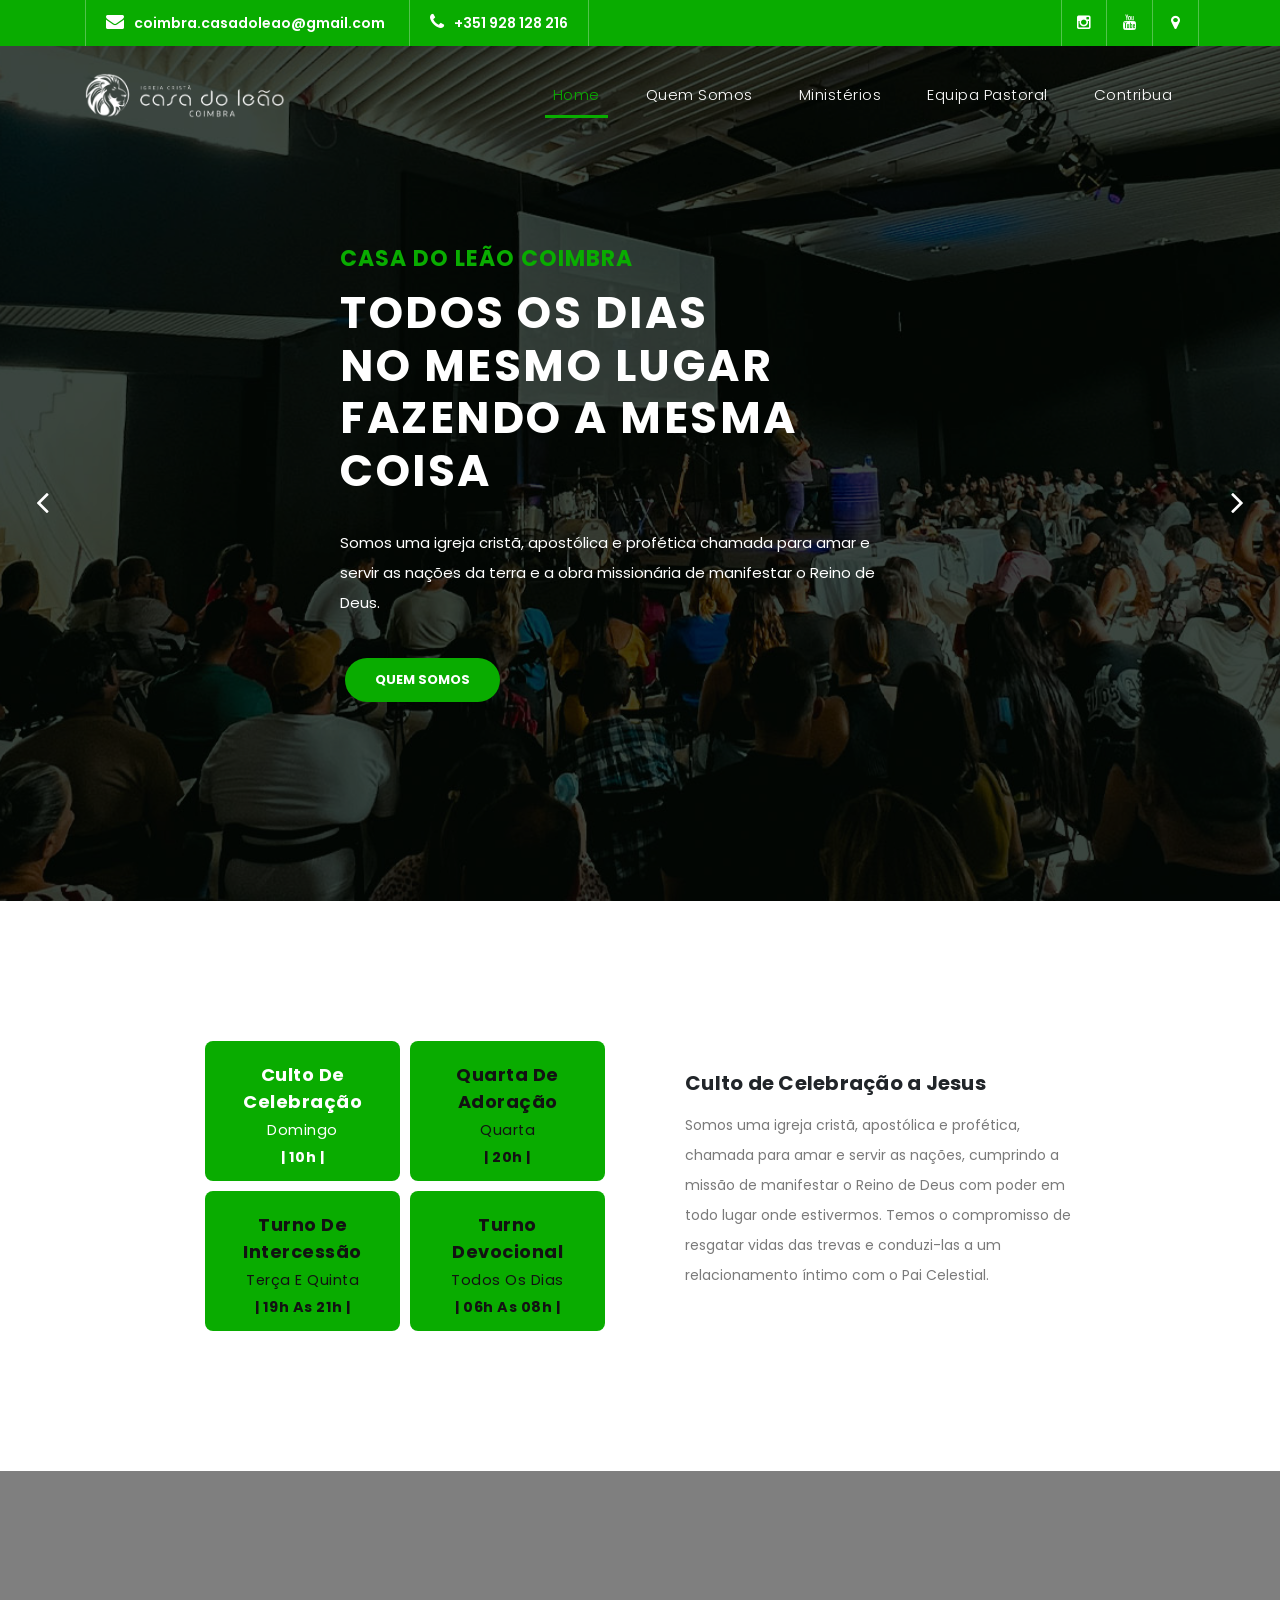
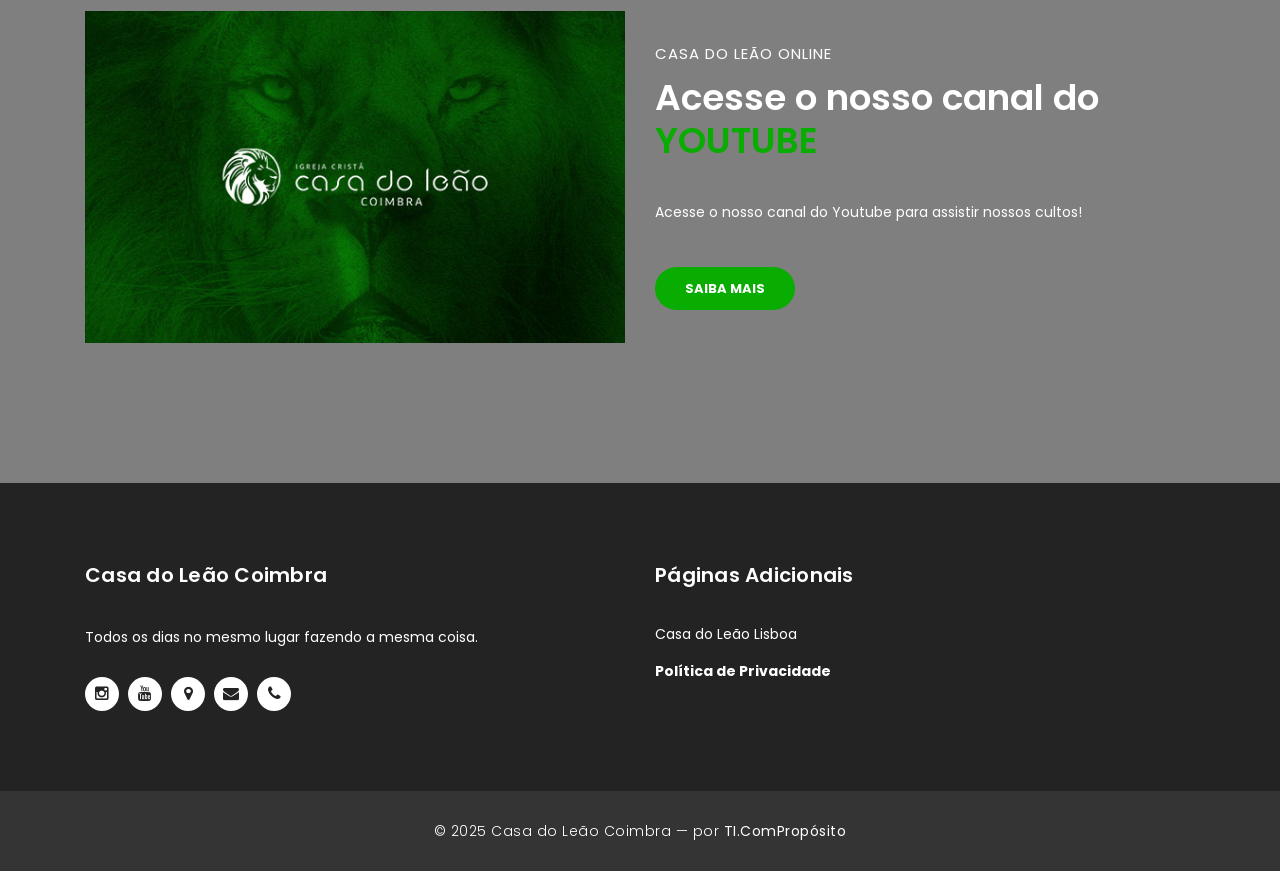
<file: index.html>
<!DOCTYPE html>
<html lang="en">
  <!--
    Template original PHPJabbers.com — licenciado sob GNU GPL v3
    https://www.gnu.org/licenses/gpl-3.0.html
  -->

<head>
  <meta charset="utf-8" />
  <meta name="viewport" content="width=device-width, initial-scale=1, shrink-to-fit=no" />
  <meta name="description" content="Senvido ao Senhor até que Ele venha!" />
  <meta name="keywords" content="contribute,mobile,web,android,ios,desktop" />
  <meta name="author" content="Casa do Leão Coimbra" />
  <meta name="application-name" content="Casa do Leão Coimbra" />

  <meta property="og:title" content="Casa do Leão Coimbra" />
  <meta property="og:type" content="application" />
  <meta property="og:url" content="https://www.casadoleaocoimbra.pt/" />
  <meta property="og:description" content="Senvido ao Senhor até que Ele venha!" />

  <meta property="twitter:card" content="summary_large_image" />
  <meta property="twitter:title" content="Casa do Leão - Coimbra" />
  <meta property="twitter:description" content="Senvido ao Senhor até que Ele venha!" />

  <meta property="business:contact_data:country_name" content="Portugal" />
  <meta property="business:contact_data:website" content="https://www.casadoleaocoimbra.pt/" />
  <meta property="business:contact_data:region" content="LB" />
  <meta property="business:contact_data:email" content="coimbra.casadoleao@gmail.com" />
  <meta property="business:contact_data:phone_number" content="+351928128216" />

  <meta name="geo.placename" content="Coimbra" />
  <meta name="geo.region" content="PT" />
  <link href="https://fonts.googleapis.com/css?family=Poppins:100,200,300,400,500,600,700,800,900&display=swap"
    rel="stylesheet" />

  <title>Casa do Leão Coimbra</title>

  <link rel="icon" sizes="192x192" href="./assets/images/icon-192px.png" type="image/png" />
  <link rel="shortcut icon" href="./assets/images/icon-32px.png" type="image/png" />
  <link rel="apple-touch-icon" href="./assets/images/icon-180px.png" type="image/png" />
  <!-- Bootstrap core CSS -->
  <link href="vendor/bootstrap/css/bootstrap.min.css" rel="stylesheet" />

  <!-- Additional CSS Files -->
  <link rel="stylesheet" href="assets/css/fontawesome.css" />
  <link rel="stylesheet" href="assets/css/style.css" />
  <link rel="stylesheet" href="assets/css/owl.css" />
</head>

<body>
  <!-- ***** Preloader Start ***** -->
  <div id="preloader">
    <div class="jumper">
      <div></div>
      <div></div>
      <div></div>
    </div>
  </div>
  <!-- ***** Preloader End ***** -->

  <!-- Header -->
  <div class="sub-header">
    <div class="container">
      <div class="row">
        <div class="col-md-8 col-xs-12">
          <ul class="left-info">
            <li>
              <a href="mailto:coimbra.casadoleao@gmail.com"><i class="fa fa-envelope"></i>coimbra.casadoleao@gmail.com</a>
            </li>
            <li>
              <a href="tel:+351928128216"><i class="fa fa-phone"></i>+351 928 128 216</a>
            </li>
          </ul>
        </div>
        <div class="col-md-4">
          <ul class="right-icons">
            <li>
              <a href="https://www.instagram.com/casadoleaocoimbra/" target="_blank"><i class="fa fa-instagram"></i></a>
            </li>
            <li>
              <a href="https://www.youtube.com/@casadoleaocoimbra" target="_blank"><i class="fa fa-youtube"></i></a>
            </li>
            <li>
              <a href="https://maps.app.goo.gl/MDpDXNjDKNb5Njyt7" target="_blank"><i class="fa fa-map-marker"></i></a>
            </li>
          </ul>
        </div>
      </div>
    </div>
  </div>

  <header class="">
    <nav class="navbar navbar-expand-lg">
      <div class="container">
        <a class="navbar-brand" href="index.html"><img id="logo" src="assets/images/casa-do-leao-branca-horizontal.png"
            width="200px" style="margin-top: -10px" alt="Casa do Leão Coimbra" /></a>
        <button class="navbar-toggler" type="button" data-toggle="collapse" data-target="#navbar-responsive"
          aria-controls="navbar-responsive" aria-expanded="false" aria-label="Toggle navigation">
          <span class="navbar-toggler-icon"></span>
        </button>
        <div class="collapse navbar-collapse" id="navbar-responsive">
          <ul class="navbar-nav ml-auto">
            <li class="nav-item active">
              <a class="nav-link" href="index.html">Home
                <span class="sr-only">(current)</span>
              </a>
            </li>

            <li class="nav-item">
              <a class="nav-link" href="about.html">Quem Somos</a>
            </li>
            <li class="nav-item">
              <a class="nav-link" href="ministerios.html">Ministérios</a>
            </li>
            <li class="nav-item">
              <a class="nav-link" href="team.html">Equipa Pastoral</a>
            </li>
            <li class="nav-item">
              <a class="nav-link" href="contribuir.html">Contribua</a>
            </li>
          </ul>
        </div>
      </div>
    </nav>
  </header>

  <!-- Page Content -->
  <!-- Banner Starts Here -->
  <div class="main-banner header-text" id="top">
    <div class="modern-slider">
      <!-- Item -->
      <div class="item item-1">
        <div class="img-fill">
          <div class="text-content">
            <h6>Casa do Leão Coimbra</h6>
            <h4>
              TODOS OS DIAS<br />
              NO MESMO LUGAR FAZENDO A MESMA COISA
            </h4>
            <p>
              Somos uma igreja cristã, apostólica e profética chamada para
              amar e servir as nações da terra e a obra missionária de
              manifestar o Reino de Deus.
            </p>
            <a href="about.html" class="filled-button">Quem Somos</a>
          </div>
        </div>
      </div>
      <!-- // Item -->
      <!-- Item -->
      <div class="item item-2">
        <div class="img-fill">
          <div class="text-content">
            <h6>casa do leão coimbra</h6>
            <h4>
              Adoração que estabelece o Reino <br />

            </h4>
            <p>
              Vivemos para exaltar o Rei e estabelecer o Seu Reino através da adoração.
            </p>
            <a href="ministerios.html" class="filled-button">Ministérios</a>
          </div>
        </div>
      </div>
      <!-- // Item -->
      <!-- Item -->
      <div class="item item-3">
        <div class="img-fill">
          <div class="text-content">
            <h6>casa do leão coimbra</h6>
            <h4>Devoção que move o Céu <br /></h4>
            <p>
              Em cada clamor, um altar se levanta. Em cada adoração, o céu toca a terra.
            </p>
            <a href="contribuir.html" class="filled-button">Contribua</a>
          </div>
        </div>
      </div>
      <!-- // Item -->
    </div>
  </div>
  <!-- Banner Ends Here -->

  <div class="more-info">
    <div class="container">
      <div class="row tabs" id="tabs">
        <div class="col-md-6">
          <ul class="tabs-list">
            <li>
              <a href="#tabs-1">Culto de Celebração <br />
                <small>Domingo<br /><strong>|&nbsp;10h&nbsp;|</strong></small></a>
            </li>
            <li>
              <a href="#tabs-2">Quarta de Adoração <br />
                <small>Quarta<br /><strong>|&nbsp;20h&nbsp;|</strong></small></a>
            </li>
            <li>
              <a href="#tabs-3">Turno de Intercessão <br />
                <small>Terça e Quinta<br /><strong>|&nbsp;19h as 21h&nbsp;|</strong></small></a>
            </li>
            <li>
              <a href="#tabs-4">Turno Devocional <br />
                <small>Todos os Dias<br /><strong>|&nbsp;06h as 08h&nbsp;|</strong></small></a>
            </li>
          </ul>

        </div>

        <div class="col-md-6">
          <section class="tabs-content">
            <article id="tabs-1">
              <h4>
                Culto de Celebração a Jesus
              </h4>
              <p>
                Somos uma igreja cristã, apostólica e profética, chamada para amar e servir as nações,
                cumprindo a missão de manifestar o Reino de Deus com poder em todo lugar onde estivermos.
                Temos o compromisso de resgatar vidas das trevas e conduzi-las a um relacionamento íntimo com o Pai
                Celestial.
              </p>
            </article>
            <article id="tabs-2">
              <h4>
                Culto de Adoração
              </h4>
              <p>
                Igreja que adora ao Senhor em espírito e em verdade. Vivemos para exaltar o Rei e estabelecer o Seu
                Reino através da adoração.
                Adoração que transforma, liberta e cura. Adoração que derruba fortalezas e estabelece o Reino de Deus na
                terra.
              </p>
            </article>
            <article id="tabs-3">
              <h4>
                Turno de Intercessão e Contemplação
              </h4>
              <p>
                A intercessão é a chave que abre as portas do céu. Em cada clamor, um altar se levanta. Em cada
                adoração, o céu toca a terra.
                Através da intercessão, somos instrumentos nas mãos de Deus para transformar vidas, cidades e nações.
                Que seja aqui na terra como é no céu.
              </p>
            </article>
            <article id="tabs-4">
              <h4>
                Turno Devocional
              </h4>
              <p>
                A devoção é o combustível que move o céu. É na intimidade com Deus que encontramos força, direção e
                propósito para nossas vidas.
                Que cada manhã seja um encontro sagrado com o Pai, onde nossos corações se rendem em adoração e nossas
                vidas são transformadas pela Sua presença.
              </p>
            </article>
          </section>
        </div>
      </div>
    </div>
  </div>

  <div class="fun-facts">
    <div class="container">
      <div class="more-info-content">
        <div class="row">
          <div class="col-md-6">
            <div class="left-image">
              <img src="assets/images/about-1-570x350.jpg" class="img-fluid" alt="" />
            </div>
          </div>
          <div class="col-md-6 align-self-center">
            <div class="right-content">
              <span>Casa do Leão Online</span>
              <h2>Acesse o nosso canal do <em>YOUTUBE</em></h2>
              <p>
                Acesse o nosso canal do Youtube para assistir nossos cultos!
              </p>
              <a href="https://www.youtube.com/@CasaDoLe%C3%A3oCoimbra" target="_blank" class="filled-button">Saiba
                Mais</a>
            </div>
          </div>
        </div>
      </div>
    </div>
  </div>

  <!-- Footer Starts Here -->
  <footer>
    <div class="container">
      <div class="row">
        <div class="col-md-6 footer-item">
          <h4>Casa do Leão Coimbra</h4>
          <p>Todos os dias no mesmo lugar fazendo a mesma coisa.</p>
          <ul class="social-icons">
            <li>
              <a rel="nofollow" href="https://www.instagram.com/casadoleaocoimbra/" target="_blank" title="Instagram"><i
                  class="fa fa-instagram"></i></a>
            </li>
            <li>
              <a href="https://www.youtube.com/@casadoleaocoimbra" target="_blank" title="Canal"><i class="fa fa-youtube"></i></a>
            </li>
            <li>
              <a href="https://maps.app.goo.gl/MDpDXNjDKNb5Njyt7" target="_blank" title="Morada"><i class="fa fa-map-marker"></i></a>
            </li>
            <li>
              <a href="mailto:coimbra.casadoleao@gmail.com" target="_blank" title="Contacto"><i class="fa fa-envelope"></i></a>
            </li>
            <li>
              <a href="tel:+351928128216" target="_blank" title="Contacto"><i class="fa fa-phone"></i></a>
            </li>
          </ul>
        </div>
        <div class="col-md-6 footer-item">
          <h4>Páginas Adicionais</h4>
          <ul class="menu-list">
            <li>
              <a href="https://www.igrejacasadoleao.com/" target="_blank">Casa do Leão Lisboa</a>
            </li>
            <li>
              <a href="politica.html" target="_blank"><strong>Política de Privacidade</strong></a>
            </li>
          </ul>
        </div>
      </div>
    </div>
  </footer>

  <div class="sub-footer">
    <div class="container">
      <div class="row">
        <div class="col-md-12">
          <p>
            © 2025 Casa do Leão Coimbra — por
            <strong>TI.ComPropósito</strong>
          </p>
        </div>
      </div>
    </div>
  </div>

  <!-- Bootstrap core JavaScript -->
  <script src="vendor/jquery/jquery.min.js"></script>
  <script src="vendor/bootstrap/js/bootstrap.bundle.min.js"></script>

  <!-- Additional Scripts -->
  <script src="assets/js/custom.js"></script>
  <script src="assets/js/owl.js"></script>
  <script src="assets/js/slick.js"></script>
  <script src="assets/js/accordions.js"></script>

  <script language="text/Javascript">
    cleared[0] = cleared[1] = cleared[2] = 0; //set a cleared flag for each field
    function clearField(t) {
      //declaring the array outside of the
      if (!cleared[t.id]) {
        // function makes it static and global
        cleared[t.id] = 1; // you could use true and false, but that's more typing
        t.value = ""; // with more chance of typos
        t.style.color = "#fff";
      }
    }
  </script>
</body>

</html>
</file>
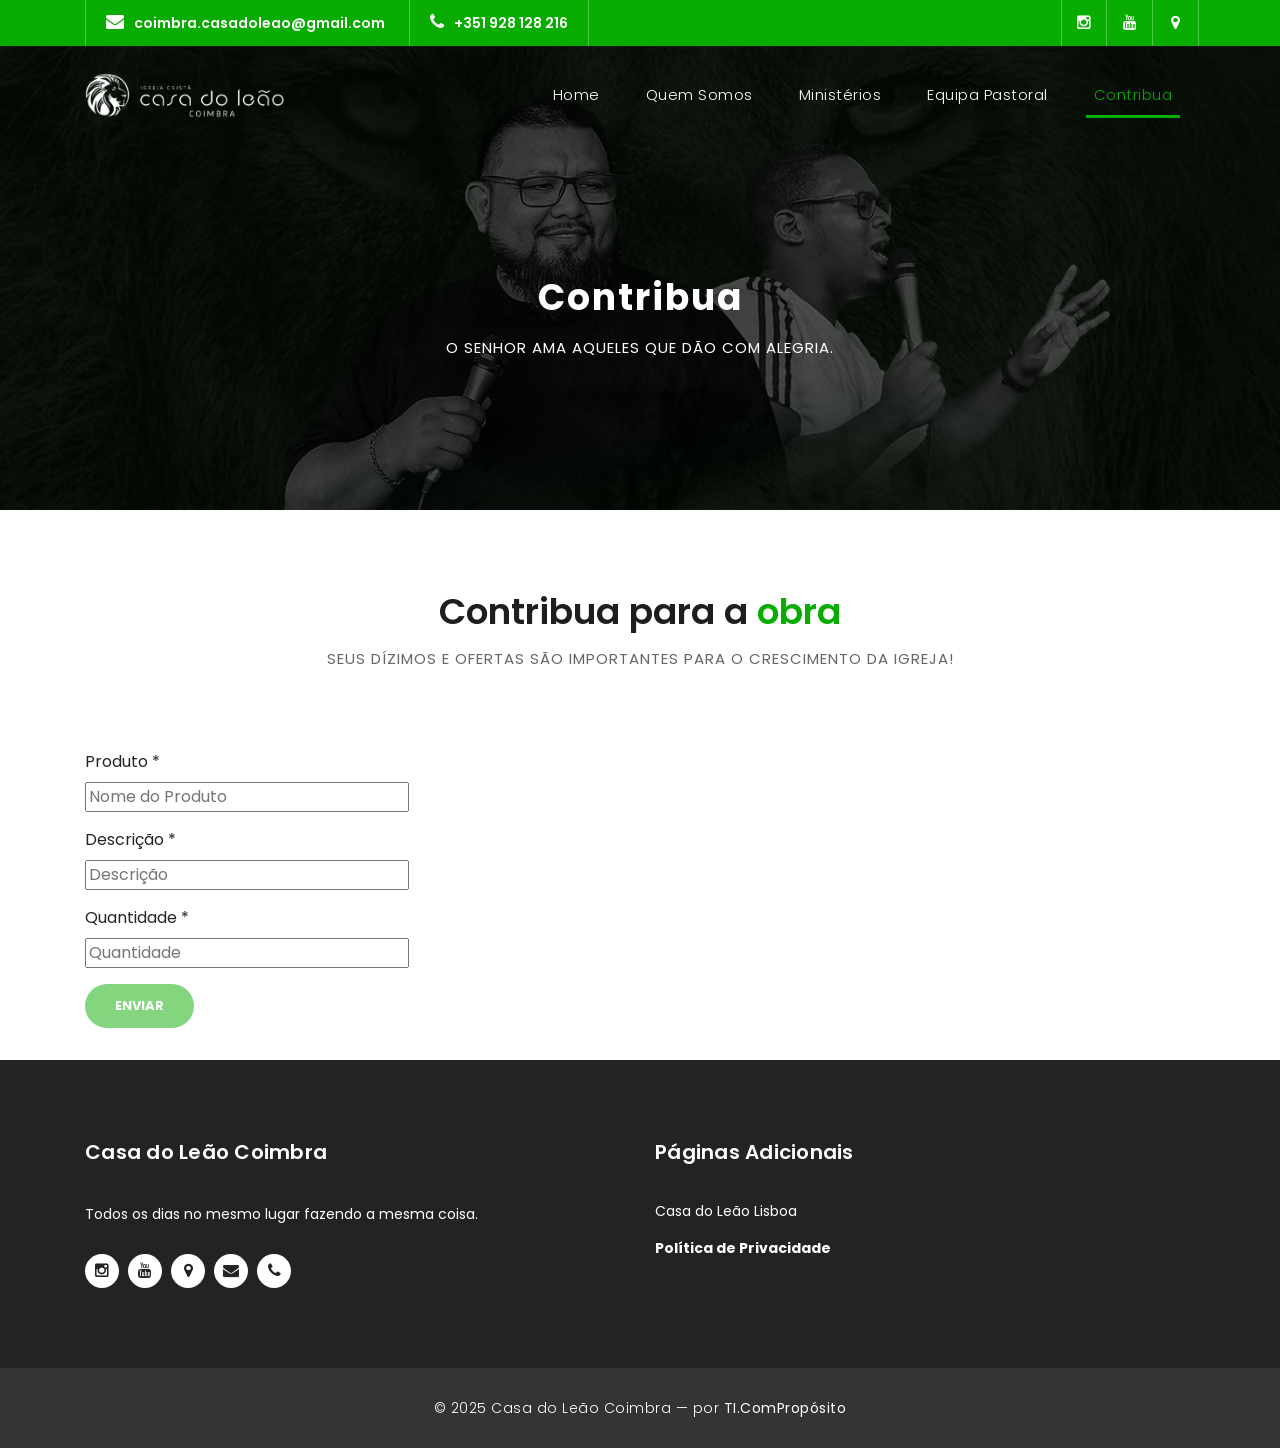
<file: stock/index.html>
<!DOCTYPE html>
<html lang="en">
<!--
    Template original PHPJabbers.com — licenciado sob GNU GPL v3
    https://www.gnu.org/licenses/gpl-3.0.html
  -->

<head>
    <meta charset="utf-8" />
    <meta name="viewport" content="width=device-width, initial-scale=1, shrink-to-fit=no" />
    <meta name="description" content="Senvido ao Senhor até que Ele venha!" />
    <meta name="keywords" content="contribute,mobile,web,android,ios,desktop" />
    <meta name="author" content="Casa do Leão Coimbra" />
    <meta name="application-name" content="Casa do Leão Coimbra" />

    <meta property="og:title" content="Casa do Leão Coimbra" />
    <meta property="og:type" content="application" />
    <meta property="og:url" content="https://www.casadoleaocoimbra.pt/" />
    <meta property="og:description" content="Senvido ao Senhor até que Ele venha!" />

    <meta property="twitter:card" content="summary_large_image" />
    <meta property="twitter:title" content="Casa do Leão - Coimbra" />
    <meta property="twitter:description" content="Senvido ao Senhor até que Ele venha!" />

    <meta property="business:contribute_data:country_name" content="Portugal" />
    <meta property="business:contribute_data:website" content="https://www.casadoleaocoimbra.pt/" />
    <meta property="business:contribute_data:region" content="LB" />
    <meta property="business:contribute_data:email" content="coimbra.casadoleao@gmail.com" />
    <meta property="business:contribute_data:phone_number" content="+351928128216" />

    <meta name="geo.placename" content="Coimbra" />
    <meta name="geo.region" content="PT" />
    <link href="https://fonts.googleapis.com/css?family=Poppins:100,200,300,400,500,600,700,800,900&display=swap"
        rel="stylesheet" />

    <title>Casa do Leão Coimbra</title>

    <link rel="icon" sizes="192x192" href="../assets/images/icon-192px.png" type="image/png" />
    <link rel="shortcut icon" href="../assets/images/icon-32px.png" type="image/png" />
    <link rel="apple-touch-icon" href="../assets/images/icon-180px.png" type="image/png" />
    <!-- Bootstrap core CSS -->
    <link href="../vendor/bootstrap/css/bootstrap.min.css" rel="stylesheet" />

    <!-- Additional CSS Files -->
    <link rel="stylesheet" href="../assets/css/fontawesome.css" />
    <link rel="stylesheet" href="../assets/css/style.css" />
    <link rel="stylesheet" href="../assets/css/owl.css" />
</head>

<body>
    <!-- ***** Preloader Start ***** -->
    <div id="preloader">
        <div class="jumper">
            <div></div>
            <div></div>
            <div></div>
        </div>
    </div>
    <!-- ***** Preloader End ***** -->

    <!-- Header -->
    <div class="sub-header">
        <div class="container">
            <div class="row">
                <div class="col-md-8 col-xs-12">
                    <ul class="left-info">
                        <li>
                            <a href="mailto:coimbra.casadoleao@gmail.com"><i
                                    class="fa fa-envelope"></i>coimbra.casadoleao@gmail.com</a>
                        </li>
                        <li>
                            <a href="tel:+351928128216"><i class="fa fa-phone"></i>+351 928 128 216</a>
                        </li>
                    </ul>
                </div>
                <div class="col-md-4">
                    <ul class="right-icons">
                        <li>
                            <a href="https://www.instagram.com/casadoleaocoimbra/"><i class="fa fa-instagram"></i></a>
                        </li>
                        <li>
                            <a href="https://www.youtube.com/@casadoleaocoimbra"><i class="fa fa-youtube"></i></a>
                        </li>
                        <li>
                            <a href="https://maps.app.goo.gl/MDpDXNjDKNb5Njyt7" target="_blank"><i
                                    class="fa fa-map-marker"></i></a>
                        </li>
                    </ul>
                </div>
            </div>
        </div>
    </div>

    <header class="">
        <nav class="navbar navbar-expand-lg">
            <div class="container">
                <a class="navbar-brand" href="../index.html"><img
                        src="../assets/images/casa-do-leao-branca-horizontal.png" width="200px"
                        style="margin-top: -10px;" alt="Casa do Leão Coimbra" /></a>
                <button class="navbar-toggler" type="button" data-toggle="collapse" data-target="#navbar-responsive"
                    aria-controls="navbar-responsive" aria-expanded="false" aria-label="Toggle navigation">
                    <span class="navbar-toggler-icon"></span>
                </button>
                <div class="collapse navbar-collapse" id="navbar-responsive">
                    <ul class="navbar-nav ml-auto">
                        <li class="nav-item">
                            <a class="nav-link" href="../index.html">Home
                                <span class="sr-only">(current)</span>
                            </a>
                        </li>

                        <li class="nav-item">
                            <a class="nav-link" href="../about.html">Quem Somos</a>
                        </li>
                        <li class="nav-item">
                            <a class="nav-link" href="../ministerios.html">Ministérios</a>
                        </li>
                        <li class="nav-item">
                            <a class="nav-link" href="../team.html">Equipa Pastoral</a>
                        </li>
                        <li class="nav-item active">
                            <a class="nav-link" href="../contribuir.html">Contribua</a>
                        </li>
                    </ul>
                </div>
            </div>
        </nav>
    </header>

    <!-- Page Content -->
    <div class="page-heading header-text">
        <div class="container">
            <div class="row">
                <div class="col-12">
                    <h1>Contribua</h1>
                    <span>O Senhor ama aqueles que dão com alegria.</span>
                </div>
            </div>
        </div>
    </div>

    <div class="callback-form contribute-us" style="margin-top: 0; padding-top: 80px;">
        <div class="container">
            <div class="row">
                <div class="col-12">
                    <div class="section-heading">
                        <h2>Contribua para a <em>obra</em></h2>
                        <span>Seus dízimos e ofertas são importantes para o crescimento da igreja!</span>
                    </div>
                </div>

                <div class="col-12">
                    <div class="contribute-form">
                        <form id="contribute-form" class="mb-3" name="contribute-form">
                            <div class="row">
                                <div class="col-12 mb-3">
                                    <label for="name">Produto *</label>
                                    <fieldset>
                                        <input type="text" id="name" name="name" placeholder="Nome do Produto"
                                            required />
                                    </fieldset>
                                </div>
                                <div class="col-12 mb-3">
                                    <label for="description">Descrição *</label>
                                    <fieldset>
                                        <input type="text" id="description" name="description" placeholder="Descrição"
                                            required />
                                    </fieldset>
                                </div>
                                <div class="col-12 mb-3">
                                    <label for="quantity">Quantidade *</label>
                                    <fieldset>
                                        <input type="number" id="quantity" name="quantity" placeholder="Quantidade"
                                            required />
                                    </fieldset>
                                </div>

                                <div class="col-12 mb-3">
                                    <a id="submit-btn" class="filled-button" tabindex="-1" onclick="submitForm()"
                                        style="opacity: 0.5; pointer-events: none;">Enviar</a>
                                </div>
                            </div>
                        </form>
                        <div id="result" class="alert d-none"></div>
                    </div>

                </div>
            </div>
        </div>
    </div>

    <!-- Footer Starts Here -->
    <footer>
        <div class="container">
            <div class="row">
                <div class="col-md-6 footer-item">
                    <h4>Casa do Leão Coimbra</h4>
                    <p>Todos os dias no mesmo lugar fazendo a mesma coisa.</p>
                    <ul class="social-icons">
                        <li>
                            <a rel="nofollow" href="https://www.instagram.com/casadoleaocoimbra/" target="_blank"
                                title="Instagram"><i class="fa fa-instagram"></i></a>
                        </li>
                        <li>
                            <a href="https://www.youtube.com/@casadoleaocoimbra" target="_blank" title="Canal"><i
                                    class="fa fa-youtube"></i></a>
                        </li>
                        <li>
                            <a href="https://maps.app.goo.gl/MDpDXNjDKNb5Njyt7" target="_blank" title="Morada"><i
                                    class="fa fa-map-marker"></i></a>
                        </li>
                        <li>
                            <a href="mailto:coimbra.casadoleao@gmail.com" target="_blank" title="Contacto"><i
                                    class="fa fa-envelope"></i></a>
                        </li>
                        <li>
                            <a href="tel:+351928128216" target="_blank" title="Contacto"><i class="fa fa-phone"></i></a>
                        </li>
                    </ul>
                </div>
                <div class="col-md-6 footer-item">
                    <h4>Páginas Adicionais</h4>
                    <ul class="menu-list">
                        <li>
                            <a href="https://www.igrejacasadoleao.com/" target="_blank">Casa do Leão Lisboa</a>
                        </li>
                        <li>
                            <a href="../politica.html" target="_blank"><strong>Política de Privacidade</strong></a>
                        </li>
                    </ul>
                </div>
            </div>
        </div>
    </footer>

    <div class="sub-footer">
        <div class="container">
            <div class="row">
                <div class="col-md-12">
                    <p>
                        © 2025 Casa do Leão Coimbra — por <strong>TI.ComPropósito</strong>
                    </p>
                </div>
            </div>
        </div>
    </div>

    <!-- Bootstrap core JavaScript -->
    <script src="../vendor/jquery/jquery.min.js"></script>
    <script src="../vendor/bootstrap/js/bootstrap.bundle.min.js"></script>

    <!-- Additional Scripts -->
    <script src="../assets/js/custom.js"></script>
    <script src="../assets/js/owl.js"></script>
    <script src="../assets/js/slick.js"></script>
    <script src="../assets/js/accordions.js"></script>
    <script src="../assets/js/clipboard.js"></script>
</body>

</html>
</file>
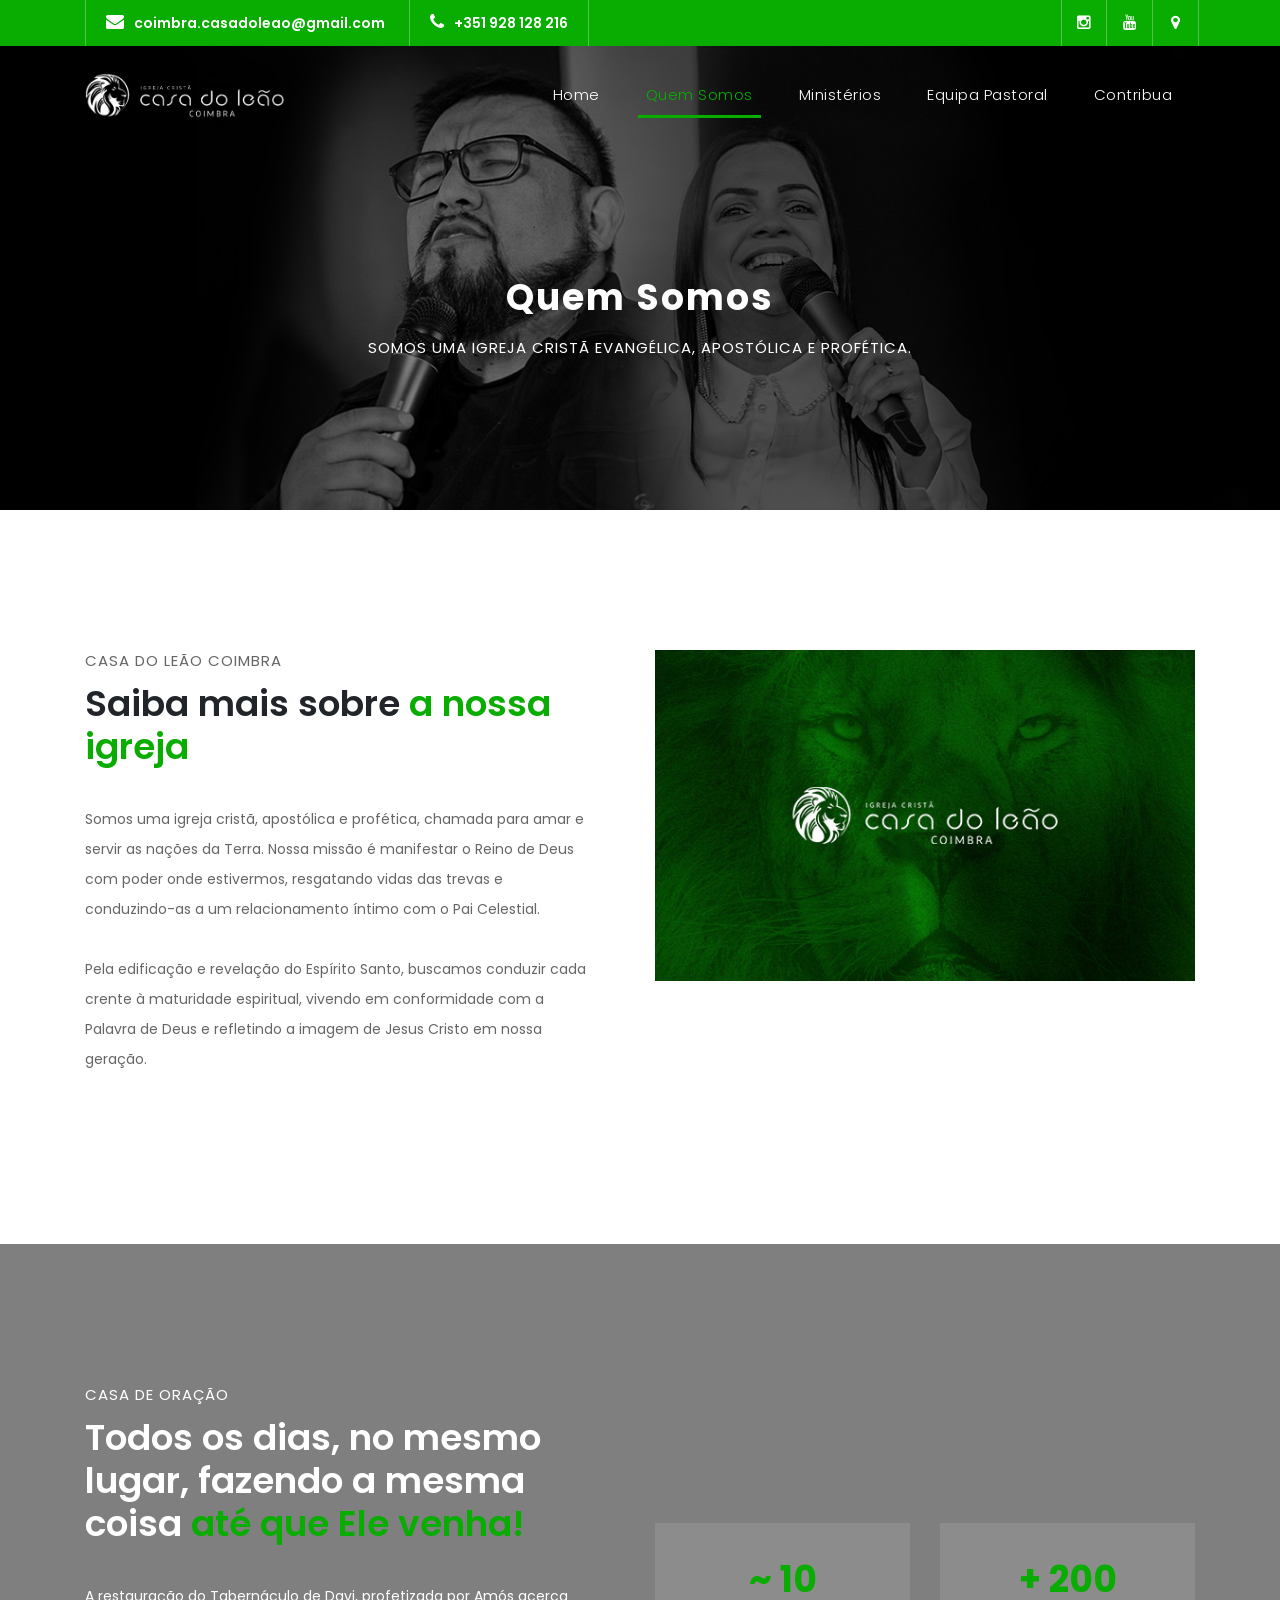
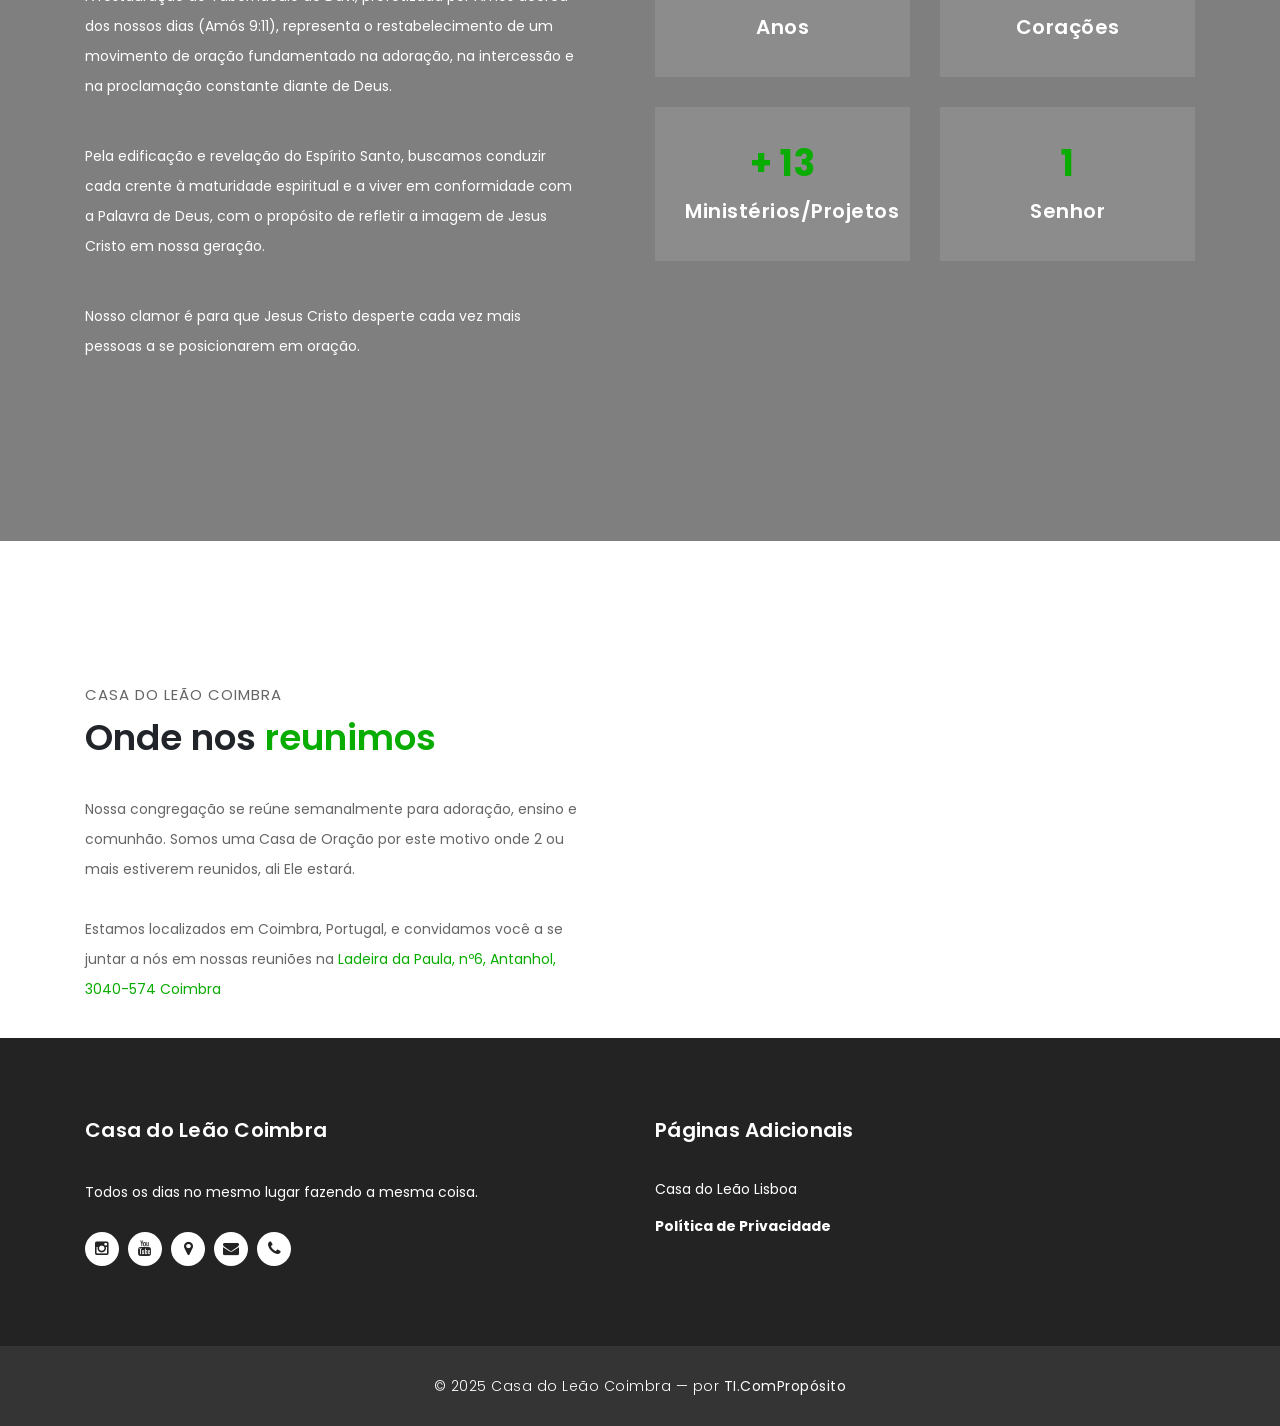
<file: about.html>
<!DOCTYPE html>
<html lang="en">
  <!--
    Template original PHPJabbers.com — licenciado sob GNU GPL v3
    https://www.gnu.org/licenses/gpl-3.0.html
  -->

<head>
  <meta charset="utf-8" />
  <meta name="viewport" content="width=device-width, initial-scale=1, shrink-to-fit=no" />
  <meta name="description" content="Senvido ao Senhor até que Ele venha!" />
  <meta name="keywords" content="contribute,mobile,web,android,ios,desktop" />
  <meta name="author" content="Casa do Leão Coimbra" />
  <meta name="application-name" content="Casa do Leão Coimbra" />

  <meta property="og:title" content="Casa do Leão Coimbra" />
  <meta property="og:type" content="application" />
  <meta property="og:url" content="https://www.casadoleaocoimbra.pt/" />
  <meta property="og:description" content="Senvido ao Senhor até que Ele venha!" />

  <meta property="twitter:card" content="summary_large_image" />
  <meta property="twitter:title" content="Casa do Leão - Coimbra" />
  <meta property="twitter:description" content="Senvido ao Senhor até que Ele venha!" />

  <meta property="business:contact_data:country_name" content="Portugal" />
  <meta property="business:contact_data:website" content="https://www.casadoleaocoimbra.pt/" />
  <meta property="business:contact_data:region" content="LB" />
  <meta property="business:contact_data:email" content="coimbra.casadoleao@gmail.com" />
  <meta property="business:contact_data:phone_number" content="+351928128216" />

  <meta name="geo.placename" content="Coimbra" />
  <meta name="geo.region" content="PT" />
  <link href="https://fonts.googleapis.com/css?family=Poppins:100,200,300,400,500,600,700,800,900&display=swap"
    rel="stylesheet" />

  <title>Casa do Leão Coimbra</title>

  <link rel="icon" sizes="192x192" href="./assets/images/icon-192px.png" type="image/png" />
  <link rel="shortcut icon" href="./assets/images/icon-32px.png" type="image/png" />
  <link rel="apple-touch-icon" href="./assets/images/icon-180px.png" type="image/png" />
  <!-- Bootstrap core CSS -->
  <link href="vendor/bootstrap/css/bootstrap.min.css" rel="stylesheet" />

  <!-- Additional CSS Files -->
  <link rel="stylesheet" href="assets/css/fontawesome.css" />
  <link rel="stylesheet" href="assets/css/style.css" />
  <link rel="stylesheet" href="assets/css/owl.css" />
</head>

<body>

  <!-- ***** Preloader Start ***** -->
  <div id="preloader">
    <div class="jumper">
      <div></div>
      <div></div>
      <div></div>
    </div>
  </div>
  <!-- ***** Preloader End ***** -->

  <!-- Header -->
  <div class="sub-header">
    <div class="container">
      <div class="row">
        <div class="col-md-8 col-xs-12">
          <ul class="left-info">
            <li>
              <a href="mailto:coimbra.casadoleao@gmail.com"><i class="fa fa-envelope"></i>coimbra.casadoleao@gmail.com</a>
            </li>
            <li>
              <a href="tel:+351928128216"><i class="fa fa-phone"></i>+351 928 128 216</a>
            </li>
          </ul>
        </div>
        <div class="col-md-4">
          <ul class="right-icons">
            <li>
              <a href="https://www.instagram.com/casadoleaocoimbra/" target="_blank"><i class="fa fa-instagram"></i></a>
            </li>
            <li>
              <a href="https://www.youtube.com/@casadoleaocoimbra" target="_blank"><i class="fa fa-youtube"></i></a>
            </li>
            <li>
              <a href="https://maps.app.goo.gl/MDpDXNjDKNb5Njyt7" target="_blank"><i class="fa fa-map-marker"></i></a>
            </li>
          </ul>
        </div>
      </div>
    </div>
  </div>

  <header class="">
    <nav class="navbar navbar-expand-lg">
      <div class="container">
        <a class="navbar-brand" href="index.html"><img src="assets/images/casa-do-leao-branca-horizontal.png"
            width="200px" style="margin-top: -10px;" alt="Casa do Leão Coimbra" /></a>
        <button class="navbar-toggler" type="button" data-toggle="collapse" data-target="#navbar-responsive"
          aria-controls="navbar-responsive" aria-expanded="false" aria-label="Toggle navigation">
          <span class="navbar-toggler-icon"></span>
        </button>
        <div class="collapse navbar-collapse" id="navbar-responsive">
          <ul class="navbar-nav ml-auto">
            <li class="nav-item">
              <a class="nav-link" href="index.html">Home
                <span class="sr-only">(current)</span>
              </a>
            </li>

            <li class="nav-item active">
              <a class="nav-link" href="about.html">Quem Somos</a>
            </li>
            <li class="nav-item">
              <a class="nav-link" href="ministerios.html">Ministérios</a>
            </li>
            <li class="nav-item">
              <a class="nav-link" href="team.html">Equipa Pastoral</a>
            </li>
            <li class="nav-item">
              <a class="nav-link" href="contribuir.html">Contribua</a>
            </li>
          </ul>
        </div>
      </div>
    </nav>
  </header>

  <!-- Page Content -->
  <div class="page-heading about-banner header-text">
    <div class="container">
      <div class="row">
        <div class="col-md-12">
          <h1>Quem Somos</h1>
          <span>Somos uma igreja cristã evangélica, apostólica e profética.</span>
        </div>
      </div>
    </div>
  </div>

  <div class="more-info about-info">
    <div class="container">
      <div class="row">
        <div class="col-md-12">
          <div class="more-info-content">
            <div class="row">
              <div class="col-md-6 align-self-center">
                <div class="right-content">
                  <span>Casa do Leão Coimbra</span>
                  <h2>Saiba mais sobre <em>a nossa igreja</em></h2>
                  <p>Somos uma igreja cristã, apostólica e profética, chamada para amar e servir as nações da Terra.
                    Nossa missão é manifestar o Reino de Deus com poder onde estivermos, resgatando vidas das trevas e
                    conduzindo-as a um relacionamento íntimo com o Pai Celestial.</p>

                  <p>Pela edificação e revelação do Espírito Santo, buscamos conduzir cada crente à maturidade
                    espiritual, vivendo em conformidade com a Palavra de Deus e refletindo a imagem de Jesus Cristo em
                    nossa geração.</p>
                </div>
              </div>
              <div class="col-md-6">
                <div class="left-image">
                  <img src="assets/images/about-1-570x350.jpg" alt="">
                </div>
              </div>
            </div>
          </div>
        </div>
      </div>
    </div>
  </div>

  <div class="fun-facts">
    <div class="container">
      <div class="row">
        <div class="col-md-6">
          <div class="left-content">
            <span>Casa de Oração</span>
            <h2>Todos os dias, no mesmo lugar, fazendo a mesma coisa <em>até que Ele venha!</em></h2>
            <p>A restauração do Tabernáculo de Davi, profetizada por Amós acerca dos nossos dias (Amós 9:11), representa
              o
              restabelecimento de um movimento de oração fundamentado na adoração, na intercessão e na proclamação
              constante diante de Deus.</p>

            <p>Pela edificação e revelação do Espírito Santo, buscamos conduzir cada crente à maturidade espiritual e a
              viver em conformidade com a Palavra de Deus, com o propósito de refletir a imagem de Jesus Cristo em nossa
              geração.</p>

            <p>Nosso clamor é para que Jesus Cristo desperte cada vez mais pessoas a se posicionarem em oração.</p>

          </div>
        </div>
        <div class="col-md-6 align-self-center">
          <div class="row">
            <div class="col-md-6">
              <div class="count-area-content">
                <div class="count-digit">~ 10</div>
                <div class="count-title">Anos</div>
              </div>
            </div>
            <div class="col-md-6">
              <div class="count-area-content">
                <div class="count-digit">+ 200</div>
                <div class="count-title">Corações</div>
              </div>
            </div>
            <div class="col-md-6">
              <div class="count-area-content">
                <div class="count-digit">+ 13</div>
                <div class="count-title">Ministérios/Projetos</div>
              </div>
            </div>
            <div class="col-md-6">
              <div class="count-area-content">
                <div class="count-digit">1</div>
                <div class="count-title">Senhor</div>
              </div>
            </div>
          </div>
        </div>
      </div>
    </div>
  </div>

  <!-- Google Map -->
  <div class="more-info about-info">
    <div class="container">
      <div class="row">
        <div class="col-md-12">
          <div class="more-info-content">
            <div class="row">
              <div class="col-md-6 align-self-center">
                <div class="right-content">
                  <span>Casa do Leão Coimbra</span>
                  <h2>Onde nos <em>reunimos</em></h2>
                  <p>Nossa congregação se reúne semanalmente para adoração, ensino e comunhão. Somos uma Casa de Oração
                    por este motivo onde 2 ou mais estiverem reunidos, ali Ele estará.</p>
                  <p>Estamos localizados em Coimbra, Portugal, e convidamos você a se juntar a nós em nossas reuniões na
                    <em>Ladeira da Paula, nº6, Antanhol, 3040-574 Coimbra</em></p>
                </div>
              </div>
              <div class="col-md-6">
                <div id="map" class="left-image">
                  <iframe
                    src="https://www.google.com/maps/embed?pb=!1m18!1m12!1m3!1d3751.4114226142033!2d-8.455415499999999!3d40.169759!2m3!1f0!2f0!3f0!3m2!1i1024!2i768!4f13.1!3m3!1m2!1s0xd22f979cd1f878d%3A0x812515e48742c1fe!2sLion&#39;s%20House%20-%20Coimbra!5e1!3m2!1sen!2spt!4v1760734132849!5m2!1sen!2spt"
                    width="100%" height="350px" frameborder="0" style="border: 0" allowfullscreen></iframe>
                </div>
              </div>
            </div>
          </div>
        </div>
      </div>
    </div>
  </div>

  <!-- Footer Starts Here -->
  <footer>
    <div class="container">
      <div class="row">
        <div class="col-md-6 footer-item">
          <h4>Casa do Leão Coimbra</h4>
          <p>Todos os dias no mesmo lugar fazendo a mesma coisa.</p>
          <ul class="social-icons">
            <li>
              <a rel="nofollow" href="https://www.instagram.com/casadoleaocoimbra/" target="_blank" title="Instagram"><i
                  class="fa fa-instagram"></i></a>
            </li>
            <li>
              <a href="https://www.youtube.com/@casadoleaocoimbra" target="_blank" title="Canal"><i class="fa fa-youtube"></i></a>
            </li>
            <li>
              <a href="https://maps.app.goo.gl/MDpDXNjDKNb5Njyt7" target="_blank" title="Morada"><i class="fa fa-map-marker"></i></a>
            </li>
            <li>
              <a href="mailto:coimbra.casadoleao@gmail.com" target="_blank" title="Contacto"><i class="fa fa-envelope"></i></a>
            </li>
            <li>
              <a href="tel:+351928128216" target="_blank" title="Contacto"><i class="fa fa-phone"></i></a>
            </li>
          </ul>
        </div>
        <div class="col-md-6 footer-item">
          <h4>Páginas Adicionais</h4>
          <ul class="menu-list">
            <li>
              <a href="https://www.igrejacasadoleao.com/" target="_blank">Casa do Leão Lisboa</a>
            </li>
            <li>
              <a href="politica.html" target="_blank"><strong>Política de Privacidade</strong></a>
            </li>
          </ul>
        </div>
      </div>
    </div>
  </footer>

  <div class="sub-footer">
    <div class="container">
      <div class="row">
        <div class="col-md-12">
          <p>
            © 2025 Casa do Leão Coimbra — por <strong>TI.ComPropósito</strong>
          </p>
        </div>
      </div>
    </div>
  </div>

  <!-- Bootstrap core JavaScript -->
  <script src="vendor/jquery/jquery.min.js"></script>
  <script src="vendor/bootstrap/js/bootstrap.bundle.min.js"></script>

  <!-- Additional Scripts -->
  <script src="assets/js/custom.js"></script>
  <script src="assets/js/owl.js"></script>
  <script src="assets/js/slick.js"></script>
  <script src="assets/js/accordions.js"></script>

  <script language="text/Javascript">
    cleared[0] = cleared[1] = cleared[2] = 0; //set a cleared flag for each field
    function clearField(t) {                   //declaring the array outside of the
      if (!cleared[t.id]) {                      // function makes it static and global
        cleared[t.id] = 1;  // you could use true and false, but that's more typing
        t.value = '';         // with more chance of typos
        t.style.color = '#fff';
      }
    }
  </script>

</body>

</html>
</file>
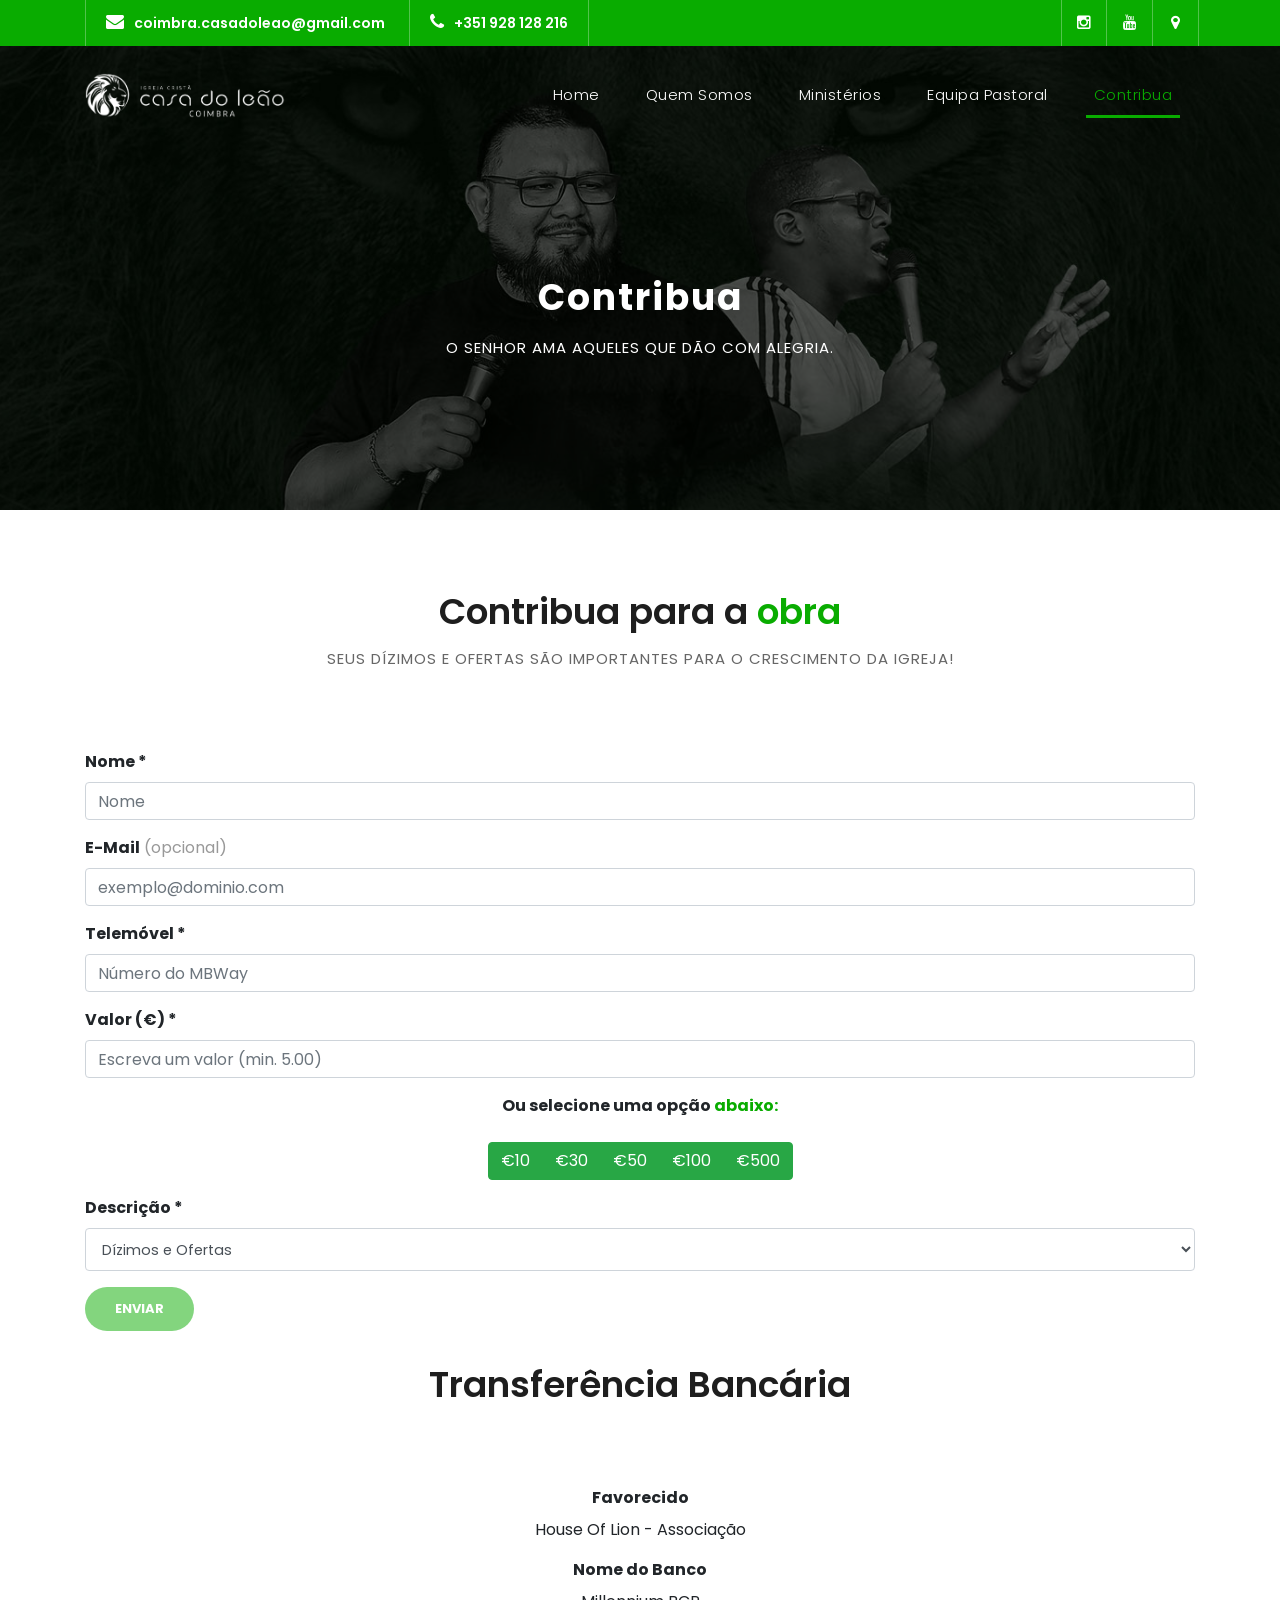
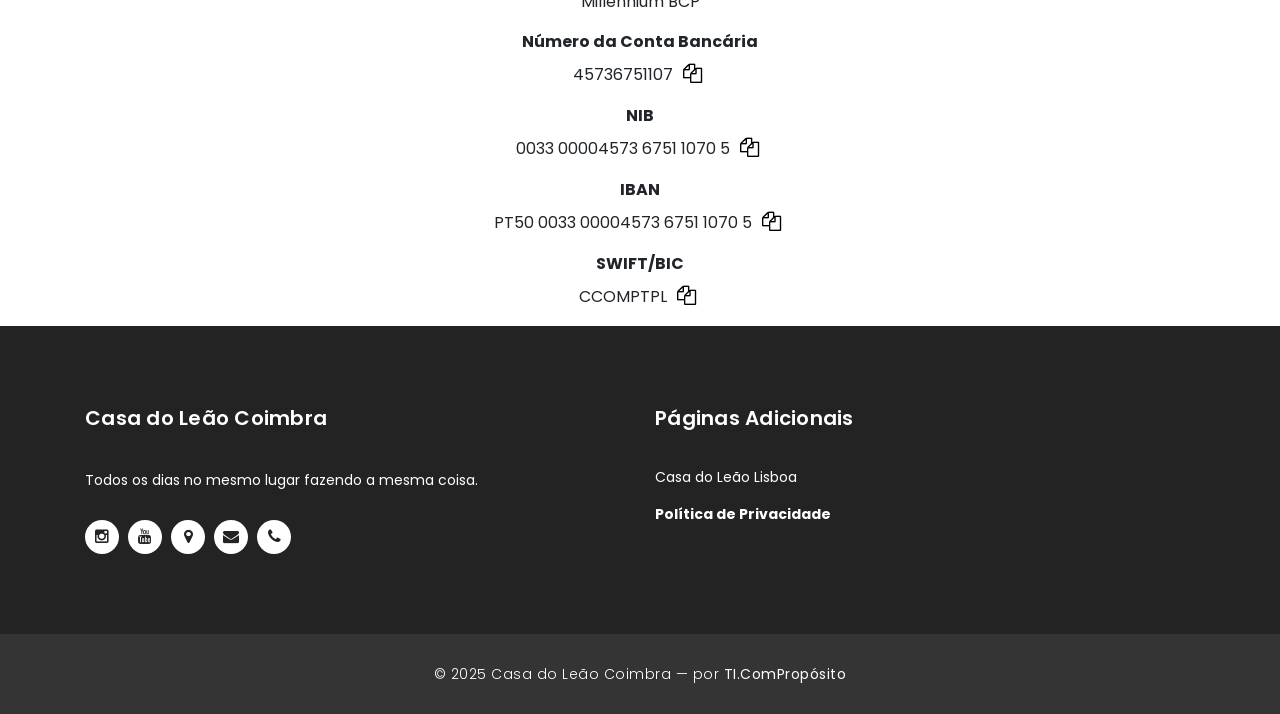
<file: contribuir.html>
<!DOCTYPE html>
<html lang="en">
<!--
    Template original PHPJabbers.com — licenciado sob GNU GPL v3
    https://www.gnu.org/licenses/gpl-3.0.html
  -->

<head>
  <meta charset="utf-8" />
  <meta name="viewport" content="width=device-width, initial-scale=1, shrink-to-fit=no" />
  <meta name="description" content="Senvido ao Senhor até que Ele venha!" />
  <meta name="keywords" content="contribute,mobile,web,android,ios,desktop" />
  <meta name="author" content="Casa do Leão Coimbra" />
  <meta name="application-name" content="Casa do Leão Coimbra" />

  <meta property="og:title" content="Casa do Leão Coimbra" />
  <meta property="og:type" content="application" />
  <meta property="og:url" content="https://www.casadoleaocoimbra.pt/" />
  <meta property="og:description" content="Senvido ao Senhor até que Ele venha!" />

  <meta property="twitter:card" content="summary_large_image" />
  <meta property="twitter:title" content="Casa do Leão - Coimbra" />
  <meta property="twitter:description" content="Senvido ao Senhor até que Ele venha!" />

  <meta property="business:contribute_data:country_name" content="Portugal" />
  <meta property="business:contribute_data:website" content="https://www.casadoleaocoimbra.pt/" />
  <meta property="business:contribute_data:region" content="LB" />
  <meta property="business:contribute_data:email" content="coimbra.casadoleao@gmail.com" />
  <meta property="business:contribute_data:phone_number" content="+351928128216" />

  <meta name="geo.placename" content="Coimbra" />
  <meta name="geo.region" content="PT" />
  <link href="https://fonts.googleapis.com/css?family=Poppins:100,200,300,400,500,600,700,800,900&display=swap"
    rel="stylesheet" />

  <title>Casa do Leão Coimbra</title>

  <link rel="icon" sizes="192x192" href="./assets/images/icon-192px.png" type="image/png" />
  <link rel="shortcut icon" href="./assets/images/icon-32px.png" type="image/png" />
  <link rel="apple-touch-icon" href="./assets/images/icon-180px.png" type="image/png" />
  <!-- Bootstrap core CSS -->
  <link href="vendor/bootstrap/css/bootstrap.min.css" rel="stylesheet" />

  <!-- Additional CSS Files -->
  <link rel="stylesheet" href="assets/css/fontawesome.css" />
  <link rel="stylesheet" href="assets/css/style.css" />
  <link rel="stylesheet" href="assets/css/owl.css" />
</head>

<body>
  <!-- ***** Preloader Start ***** -->
  <div id="preloader">
    <div class="jumper">
      <div></div>
      <div></div>
      <div></div>
    </div>
  </div>
  <!-- ***** Preloader End ***** -->

  <!-- Header -->
  <div class="sub-header">
    <div class="container">
      <div class="row">
        <div class="col-md-8 col-xs-12">
          <ul class="left-info">
            <li>
              <a href="mailto:coimbra.casadoleao@gmail.com"><i
                  class="fa fa-envelope"></i>coimbra.casadoleao@gmail.com</a>
            </li>
            <li>
              <a href="tel:+351928128216"><i class="fa fa-phone"></i>+351 928 128 216</a>
            </li>
          </ul>
        </div>
        <div class="col-md-4">
          <ul class="right-icons">
            <li>
              <a href="https://www.instagram.com/casadoleaocoimbra/"><i class="fa fa-instagram"></i></a>
            </li>
            <li>
              <a href="https://www.youtube.com/@casadoleaocoimbra"><i class="fa fa-youtube"></i></a>
            </li>
            <li>
              <a href="https://maps.app.goo.gl/MDpDXNjDKNb5Njyt7" target="_blank"><i class="fa fa-map-marker"></i></a>
            </li>
          </ul>
        </div>
      </div>
    </div>
  </div>

  <header class="">
    <nav class="navbar navbar-expand-lg">
      <div class="container">
        <a class="navbar-brand" href="index.html"><img src="assets/images/casa-do-leao-branca-horizontal.png"
            width="200px" style="margin-top: -10px;" alt="Casa do Leão Coimbra" /></a>
        <button class="navbar-toggler" type="button" data-toggle="collapse" data-target="#navbar-responsive"
          aria-controls="navbar-responsive" aria-expanded="false" aria-label="Toggle navigation">
          <span class="navbar-toggler-icon"></span>
        </button>
        <div class="collapse navbar-collapse" id="navbar-responsive">
          <ul class="navbar-nav ml-auto">
            <li class="nav-item">
              <a class="nav-link" href="index.html">Home
                <span class="sr-only">(current)</span>
              </a>
            </li>

            <li class="nav-item">
              <a class="nav-link" href="about.html">Quem Somos</a>
            </li>
            <li class="nav-item">
              <a class="nav-link" href="ministerios.html">Ministérios</a>
            </li>
            <li class="nav-item">
              <a class="nav-link" href="team.html">Equipa Pastoral</a>
            </li>
            <li class="nav-item active">
              <a class="nav-link" href="contribuir.html">Contribua</a>
            </li>
          </ul>
        </div>
      </div>
    </nav>
  </header>

  <!-- Page Content -->
  <div class="page-heading header-text">
    <div class="container">
      <div class="row">
        <div class="col-12">
          <h1>Contribua</h1>
          <span>O Senhor ama aqueles que dão com alegria.</span>
        </div>
      </div>
    </div>
  </div>

  <div class="callback-form contribute-us" style="margin-top: 0; padding-top: 80px;">
    <div class="container">
      <div class="row">
        <div class="col-12">
          <div class="section-heading">
            <h2>Contribua para a <em>obra</em></h2>
            <span>Seus dízimos e ofertas são importantes para o crescimento da igreja!</span>
          </div>
        </div>

        <div class="col-12">
          <div class="contribute-form">
            <form id="contribute-form" class="mb-3" name="contribute-form">
              <div class="row">
                <div class="col-12 mb-3">
                  <label for="name" class="form-label"><strong>Nome *</strong></label>
                  <fieldset>
                    <input name="name" type="text" class="form-control" id="name" placeholder="Nome" required />
                  </fieldset>
                </div>

                <div class="col-12 mb-3">
                  <label for="email" class="form-label"><strong>E-Mail</strong> <span
                      style="color: #999; font-weight: normal;">(opcional)</span></label>
                  <fieldset>
                    <input name="email" type="email" class="form-control" id="email" pattern="[^ @]*@[^ @]*"
                      placeholder="exemplo@dominio.com" />
                  </fieldset>
                </div>

                <div class="col-12 mb-3">
                  <label for="phone" class="form-label"><strong>Telemóvel *</strong></label>
                  <fieldset>
                    <input name="phone" type="text" class="form-control" id="phone" placeholder="Número do MBWay"
                      maxlength="9" pattern="[0-9]+" required />
                  </fieldset>
                </div>

                <div class="col-12 mb-3">
                  <label for="amount" class="form-label"><strong>Valor (€) *</strong></label>
                  <fieldset>
                    <input id="amount" name="amount" type="number" class="form-control"
                      placeholder="Escreva um valor (min. 5.00)" required step="0.5" />
                  </fieldset>
                </div>

                <div class="col-12 mb-3 text-center">
                  <span class="section-heading d-block mb-3" style="font-size: 1rem;">
                    <strong>Ou selecione uma opção <em>abaixo:</em></strong>
                  </span>
                  <div class="btn-group mt-2">
                    <button type="button" class="btn btn-success" onclick="setValue(10)">€10</button>
                    <button type="button" class="btn btn-success" onclick="setValue(30)">€30</button>
                    <button type="button" class="btn btn-success" onclick="setValue(50)">€50</button>
                    <button type="button" class="btn btn-success" onclick="setValue(100)">€100</button>
                    <button type="button" class="btn btn-success" onclick="setValue(500)">€500</button>
                  </div>
                </div>

                <div class="col-12 mb-3">
                  <label for="description" class="form-label"><strong>Descrição *</strong></label>
                  <select id="description" name="description" class="form-select form-control"
                    style="height: calc(2.0em + .75rem + 2px); font-size: 0.9rem; background-color: #fff; border: 1px solid #ced4da; padding-left: 0.75rem">
                    <option value="Dízimos e Ofertas">Dízimos e Ofertas</option>
                    <option value="Primícias">Primícias</option>
                    <option value="Missão Social">Missão Social</option>
                    <option value="Teens">Teens</option>
                    <option value="Kids">Kids</option>
                    <option value="Cantina">Cantina</option>
                    <option value="Livraria">Livraria</option>
                    <option value="Jiu-Jitsu">Jiu-Jitsu</option>
                    <option value="Midias">Mídias</option>
                    <option value="Outros">Outros</option>
                  </select>
                </div>
                <div class="col-12 mb-3">
                  <a id="submit-btn" class="filled-button" tabindex="-1" onclick="submitForm()"
                    style="opacity: 0.5; pointer-events: none;">Enviar</a>
                </div>
                <div id="loading" class="text-center mt-3" style="display: none">
                  <i class="fa fa-spinner fa-spin"></i> Processando pagamento...
                </div>
              </div>
            </form>
            <div id="result" class="alert d-none"></div>
          </div>
          <div class="col-12">
            <div class="row">
              <div class="col-12 text-center">
                <div class="section-heading">
                  <h2>Transferência Bancária</h2>
                </div>
              </div>
            </div>
            <!-- Alignment center -->
            <div class="row">
              <div class="col-12 mb-3 text-center">
                <label class="form-label"><strong>Favorecido</strong></label>
                <fieldset>
                  <span>House Of Lion - Associação</span>
                </fieldset>
              </div>
              <div class="col-12 mb-3 text-center">
                <label class="form-label"><strong>Nome do Banco</strong></label>
                <fieldset>
                  <span>Millennium BCP</span>
                </fieldset>
              </div>
              <div class="col-12 mb-3 text-center">
                <label class="form-label"><strong>Número da Conta Bancária</strong></label>
                <fieldset>
                  <span>45736751107</span>
                  <button class="btn-clipboard" type="button">
                    <i class="fa fa-copy"></i></button>
                </fieldset>
              </div>
              <div class="col-12 mb-3 text-center">
                <label class="form-label"><strong>NIB</strong></label>
                <fieldset>
                  <span>0033 00004573 6751 1070 5</span>
                  <button class="btn-clipboard" type="button">
                    <i class="fa fa-copy"></i></button>
                </fieldset>
              </div>
              <div class="col-12 mb-3 text-center">
                <label class="form-label"><strong>IBAN</strong></label>
                <fieldset>
                  <span>PT50 0033 00004573 6751 1070 5</span>
                  <button class="btn-clipboard" type="button">
                    <i class="fa fa-copy"></i></button>
                </fieldset>
              </div>
              <div class="col-12 mb-3 text-center">
                <label class="form-label"><strong>SWIFT/BIC</strong></label>
                <fieldset>
                  <span>CCOMPTPL</span>
                  <button class="btn-clipboard" type="button">
                    <i class="fa fa-copy"></i></button>
                </fieldset>
              </div>
            </div>
          </div>
        </div>
      </div>
    </div>
  </div>

  <!-- Footer Starts Here -->
  <footer>
    <div class="container">
      <div class="row">
        <div class="col-md-6 footer-item">
          <h4>Casa do Leão Coimbra</h4>
          <p>Todos os dias no mesmo lugar fazendo a mesma coisa.</p>
          <ul class="social-icons">
            <li>
              <a rel="nofollow" href="https://www.instagram.com/casadoleaocoimbra/" target="_blank" title="Instagram"><i
                  class="fa fa-instagram"></i></a>
            </li>
            <li>
              <a href="https://www.youtube.com/@casadoleaocoimbra" target="_blank" title="Canal"><i
                  class="fa fa-youtube"></i></a>
            </li>
            <li>
              <a href="https://maps.app.goo.gl/MDpDXNjDKNb5Njyt7" target="_blank" title="Morada"><i
                  class="fa fa-map-marker"></i></a>
            </li>
            <li>
              <a href="mailto:coimbra.casadoleao@gmail.com" target="_blank" title="Contacto"><i
                  class="fa fa-envelope"></i></a>
            </li>
            <li>
              <a href="tel:+351928128216" target="_blank" title="Contacto"><i class="fa fa-phone"></i></a>
            </li>
          </ul>
        </div>
        <div class="col-md-6 footer-item">
          <h4>Páginas Adicionais</h4>
          <ul class="menu-list">
            <li>
              <a href="https://www.igrejacasadoleao.com/" target="_blank">Casa do Leão Lisboa</a>
            </li>
            <li>
              <a href="politica.html" target="_blank"><strong>Política de Privacidade</strong></a>
            </li>
          </ul>
        </div>
      </div>
    </div>
  </footer>

  <div class="sub-footer">
    <div class="container">
      <div class="row">
        <div class="col-md-12">
          <p>
            © 2025 Casa do Leão Coimbra — por <strong>TI.ComPropósito</strong>
          </p>
        </div>
      </div>
    </div>
  </div>
  <script>
    var cleared = [0, 0, 0]; //declare a cleared array
    cleared[0] = cleared[1] = cleared[2] = 0; //set a cleared flag for each field
    function clearField(t) {
      //declaring the array outside of the
      if (!cleared[t.id]) {
        // function makes it static and global
        cleared[t.id] = 1; // you could use true and false, but that's more typing
        t.value = ""; // with more chance of typos
        t.style.color = "#fff";
      }
    }
    //set the cleared flags
    function setValue(v) {
      document.getElementById("amount").value = v;
      validateForm(); // Re-validate form after setting value
    }

    // Submit form programmatically
    function submitForm() {
      const submit_btn = document.getElementById("submit-btn");
      if (submit_btn.style.pointerEvents === "none") {
        return; // Prevent submission if button is disabled
      }
      processPayment();
    }

    // Function to validate form and enable/disable submit button
    function validateForm() {
      const submit_btn = document.getElementById("submit-btn");
      const name = document.getElementById("name").value.trim();
      const email = document.getElementById("email").value.trim();
      const phone = document.getElementById("phone").value.trim();
      const amount = parseFloat(document.getElementById("amount").value);

      // Check if all required fields are filled and valid
      const isNameValid = name.length > 0;
      const isEmailValid = email.length === 0 || (email.length > 0 && email.includes("@")); // Email is optional but must be valid if provided
      const isPhoneValid = phone.length === 9 && /^[0-9]+$/.test(phone);
      const isAmountValid = !isNaN(amount) && amount >= 5.0;

      const isFormValid = isNameValid && isEmailValid && isPhoneValid && isAmountValid;

      if (isFormValid) {
        // Enable submit button
        submit_btn.style.opacity = "1";
        submit_btn.style.pointerEvents = "auto";
        submit_btn.style.cursor = "pointer";
      } else {
        // Disable submit button
        submit_btn.style.opacity = "0.5";
        submit_btn.style.pointerEvents = "none";
        submit_btn.style.cursor = "not-allowed";
      }
    }

    // Add event listeners for real-time validation
    document.addEventListener("DOMContentLoaded", function () {
      const form = document.getElementById("contribute-form");
      const inputs = form.querySelectorAll("input, select");

      // Initial validation
      validateForm();

      // Add event listeners to all form inputs
      inputs.forEach(input => {
        input.addEventListener("input", validateForm);
        input.addEventListener("change", validateForm);
      });
    });

    document
      .getElementById("contribute-form")
      .addEventListener("input", (e) => {
        validateForm(); // Use the new validation function
      });

    async function processPayment() {
      const submit_btn = document.getElementById("submit-btn");
      const loading = document.getElementById("loading");
      const result = document.getElementById("result");

      // Prevent double submission
      if (submit_btn.style.pointerEvents === "none") {
        return;
      }

      // Disable submit button and show loading
      submit_btn.style.pointerEvents = "none";
      submit_btn.style.opacity = "0.5";
      loading.style.display = "block";
      result.classList.add("d-none");

      try {
        const payload = {
          name: document.getElementById("name").value,
          phone: document.getElementById("phone").value,
          email: document.getElementById("email").value,
          amount: parseFloat(document.getElementById("amount").value),
          description: document.getElementById("description").value,
        };

        const res = await fetch("./contribuir/create-eupago-payment.php", {
          method: "POST",
          headers: { "Content-Type": "application/json" },
          body: JSON.stringify(payload),
        });

        const data = await res.json();

        if (data.success) {
          result.className = "alert alert-success";
          result.innerText =
            "Pedido MB WAY enviado com sucesso! Confirme no seu telemóvel.";
          // Fica a escuta de webhooks para atualizações de estado
          const paymentId = data.payment_id;

          const interval = setInterval(async () => {
            try {
              const r = await fetch(
                "./contribuir/check-status.php?payment_id=" + paymentId
              );
              const st = await r.json();
              if (["success", "paid"].includes(st.status)) {
                clearInterval(interval);
                result.innerText = "✅ Pagamento confirmado!";
                // Re-enable form for new payment
                submit_btn.style.pointerEvents = "none";
                submit_btn.style.opacity = "0.5";
              } else if (["failed", "cancelled", "canceled"].includes(st.status)) {
                clearInterval(interval);
                const messages = st.messages ? st.messages : "";
                result.className = "alert alert-danger";
                result.innerText = "❌ Pagamento falhou\n" + messages;
                // Re-enable form for retry
                submit_btn.style.pointerEvents = "auto";
                submit_btn.style.opacity = "1";
              }
            } catch (statusError) {
              console.error("Error checking payment status:", statusError);
            }
          }, 3000);
        } else {
          result.className = "alert alert-danger";
          result.innerText = "❗ " + (data.error || "Falha no pedido");
          // Re-enable form for retry
          submit_btn.style.pointerEvents = "auto";
          submit_btn.style.opacity = "1";
        }
      } catch (error) {
        console.error("Payment error:", error);
        result.className = "alert alert-danger";
        result.innerText = "❗ Erro de conexão. Tente novamente.";
        // Re-enable form for retry
        submit_btn.style.pointerEvents = "auto";
        submit_btn.style.opacity = "1";
      } finally {
        loading.style.display = "none";
        result.classList.remove("d-none");
      }
    }
  </script>

  <!-- Bootstrap core JavaScript -->
  <script src="vendor/jquery/jquery.min.js"></script>
  <script src="vendor/bootstrap/js/bootstrap.bundle.min.js"></script>

  <!-- Additional Scripts -->
  <script src="assets/js/custom.js"></script>
  <script src="assets/js/owl.js"></script>
  <script src="assets/js/slick.js"></script>
  <script src="assets/js/accordions.js"></script>
  <script src="assets/js/clipboard.js"></script>
</body>

</html>
</file>
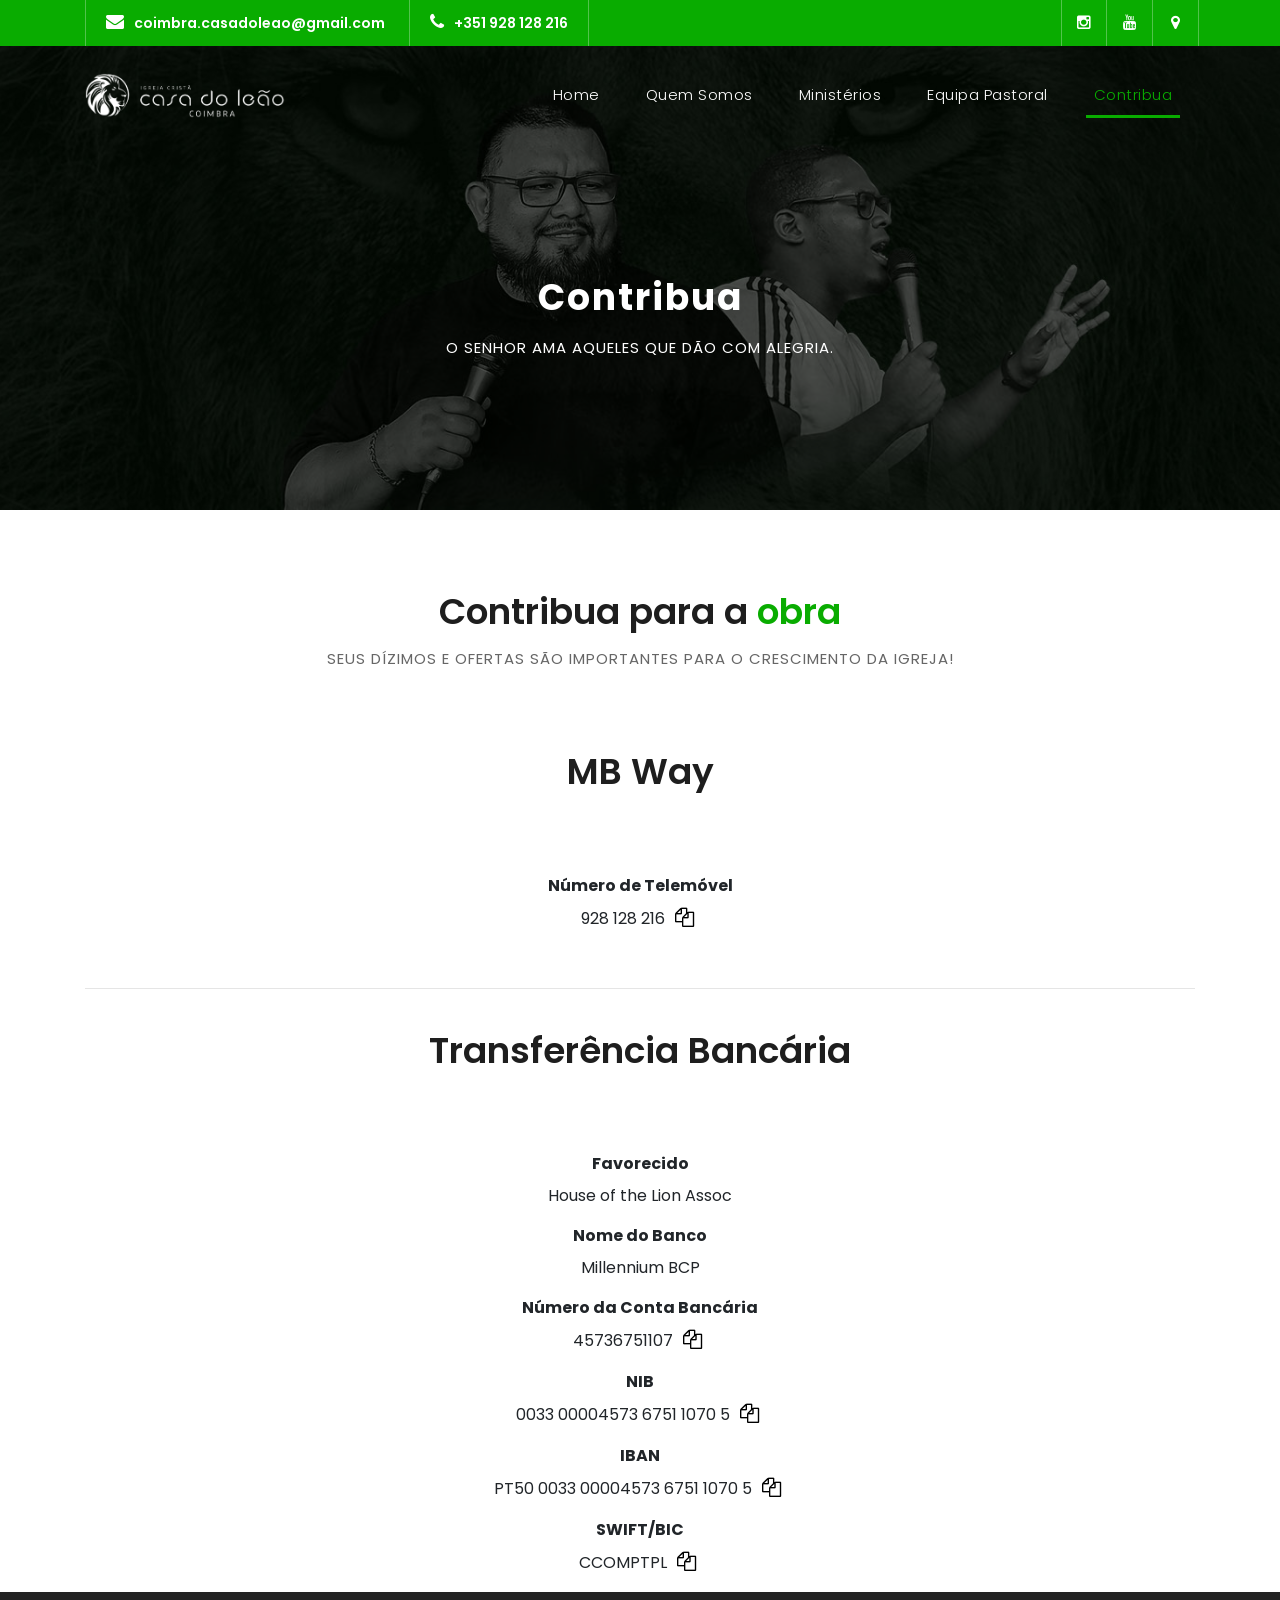
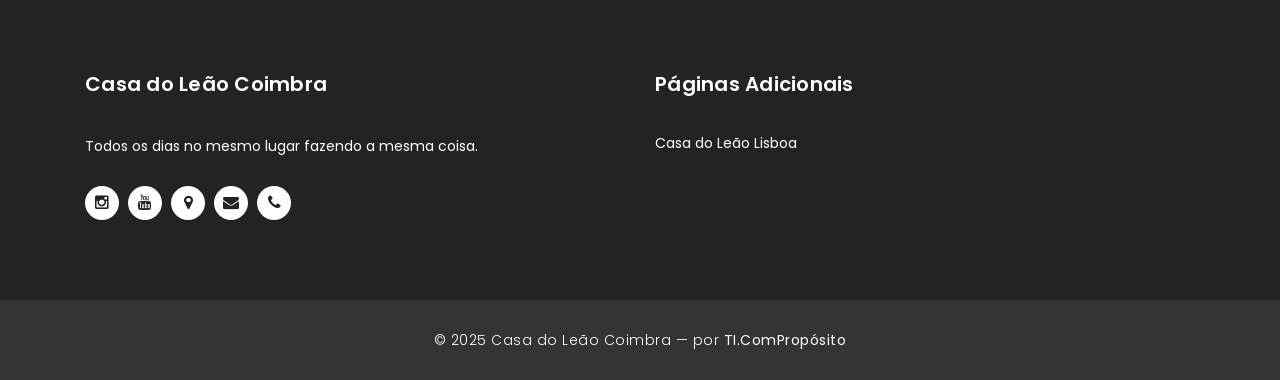
<file: contribuir_easypay.html>
<!DOCTYPE html>
<html lang="en">
<!--
    Template original PHPJabbers.com — licenciado sob GNU GPL v3
    https://www.gnu.org/licenses/gpl-3.0.html
  -->

<head>
  <meta charset="utf-8" />
  <meta name="viewport" content="width=device-width, initial-scale=1, shrink-to-fit=no" />
  <meta name="description" content="Senvido ao Senhor até que Ele venha!" />
  <meta name="keywords" content="contribute,mobile,web,android,ios,desktop" />
  <meta name="author" content="Casa do Leão Coimbra" />
  <meta name="application-name" content="Casa do Leão Coimbra" />

  <meta property="og:title" content="Casa do Leão Coimbra" />
  <meta property="og:type" content="application" />
  <meta property="og:url" content="https://www.casadoleaocoimbra.pt/" />
  <meta property="og:description" content="Senvido ao Senhor até que Ele venha!" />

  <meta property="twitter:card" content="summary_large_image" />
  <meta property="twitter:title" content="Casa do Leão - Coimbra" />
  <meta property="twitter:description" content="Senvido ao Senhor até que Ele venha!" />

  <meta property="business:contribute_data:country_name" content="Portugal" />
  <meta property="business:contribute_data:website" content="https://www.casadoleaocoimbra.pt/" />
  <meta property="business:contribute_data:region" content="LB" />
  <meta property="business:contribute_data:email" content="coimbra.casadoleao@gmail.com" />
  <meta property="business:contribute_data:phone_number" content="+351928128216" />

  <meta name="geo.placename" content="Coimbra" />
  <meta name="geo.region" content="PT" />
  <link href="https://fonts.googleapis.com/css?family=Poppins:100,200,300,400,500,600,700,800,900&display=swap"
    rel="stylesheet" />

  <title>Casa do Leão Coimbra</title>

  <link rel="icon" sizes="192x192" href="./assets/images/icon-192px.png" type="image/png" />
  <link rel="shortcut icon" href="./assets/images/icon-32px.png" type="image/png" />
  <link rel="apple-touch-icon" href="./assets/images/icon-180px.png" type="image/png" />
  <!-- Bootstrap core CSS -->
  <link href="vendor/bootstrap/css/bootstrap.min.css" rel="stylesheet" />

  <!-- Additional CSS Files -->
  <link rel="stylesheet" href="assets/css/fontawesome.css" />
  <link rel="stylesheet" href="assets/css/style.css" />
  <link rel="stylesheet" href="assets/css/owl.css" />
</head>

<body>
  <!-- ***** Preloader Start ***** -->
  <div id="preloader">
    <div class="jumper">
      <div></div>
      <div></div>
      <div></div>
    </div>
  </div>
  <!-- ***** Preloader End ***** -->

  <!-- Header -->
  <div class="sub-header">
    <div class="container">
      <div class="row">
        <div class="col-md-8 col-xs-12">
          <ul class="left-info">
            <li>
              <a href="mailto:coimbra.casadoleao@gmail.com"><i
                  class="fa fa-envelope"></i>coimbra.casadoleao@gmail.com</a>
            </li>
            <li>
              <a href="tel:+351928128216"><i class="fa fa-phone"></i>+351 928 128 216</a>
            </li>
          </ul>
        </div>
        <div class="col-md-4">
          <ul class="right-icons">
            <li>
              <a href="https://www.instagram.com/casadoleaocoimbra/"><i class="fa fa-instagram"></i></a>
            </li>
            <li>
              <a href="https://www.youtube.com/@casadoleaocoimbra"><i class="fa fa-youtube"></i></a>
            </li>
            <li>
              <a href="https://maps.app.goo.gl/MDpDXNjDKNb5Njyt7" target="_blank"><i class="fa fa-map-marker"></i></a>
            </li>
          </ul>
        </div>
      </div>
    </div>
  </div>

  <header class="">
    <nav class="navbar navbar-expand-lg">
      <div class="container">
        <a class="navbar-brand" href="index.html"><img src="assets/images/casa-do-leao-branca-horizontal.png"
            width="200px" style="margin-top: -10px;" alt="Casa do Leão Coimbra" /></a>
        <button class="navbar-toggler" type="button" data-toggle="collapse" data-target="#navbar-responsive"
          aria-controls="navbar-responsive" aria-expanded="false" aria-label="Toggle navigation">
          <span class="navbar-toggler-icon"></span>
        </button>
        <div class="collapse navbar-collapse" id="navbar-responsive">
          <ul class="navbar-nav ml-auto">
            <li class="nav-item">
              <a class="nav-link" href="index.html">Home
                <span class="sr-only">(current)</span>
              </a>
            </li>

            <li class="nav-item">
              <a class="nav-link" href="about.html">Quem Somos</a>
            </li>
            <li class="nav-item">
              <a class="nav-link" href="ministerios.html">Ministérios</a>
            </li>
            <li class="nav-item">
              <a class="nav-link" href="team.html">Equipa Pastoral</a>
            </li>
            <li class="nav-item active">
              <a class="nav-link" href="contribuir.html">Contribua</a>
            </li>
          </ul>
        </div>
      </div>
    </nav>
  </header>

  <!-- Page Content -->
  <div class="page-heading header-text">
    <div class="container">
      <div class="row">
        <div class="col-12">
          <h1>Contribua</h1>
          <span>O Senhor ama aqueles que dão com alegria.</span>
        </div>
      </div>
    </div>
  </div>

  <div class="callback-form contribute-us" style="margin-top: 0; padding-top: 80px;">
    <div class="container">
      <div class="row">
        <div class="col-12">
          <div class="section-heading">
            <h2>Contribua para a <em>obra</em></h2>
            <span>Seus dízimos e ofertas são importantes para o crescimento da igreja!</span>
          </div>
        </div>

        <div class="col-12">
          <!-- <div class="contribute-form">
            <form id="contribute-form" class="mb-3" name="contribute-form">
              <div class="row">
                <div class="col-12 mb-3">
                  <label for="name" class="form-label"><strong>Nome *</strong></label>
                  <fieldset>
                    <input name="name" type="text" class="form-control" id="name" placeholder="Nome" required />
                  </fieldset>
                </div>

                <div class="col-12 mb-3">
                  <label for="email" class="form-label"><strong>E-Mail</strong> <span
                      style="color: #999; font-weight: normal;">(opcional)</span></label>
                  <fieldset>
                    <input name="email" type="email" class="form-control" id="email" pattern="[^ @]*@[^ @]*"
                      placeholder="exemplo@dominio.com" />
                  </fieldset>
                </div>

                <div class="col-12 mb-3">
                  <label for="phone" class="form-label"><strong>Telemóvel *</strong></label>
                  <fieldset>
                    <input name="phone" type="text" class="form-control" id="phone" placeholder="Número do MBWay"
                      maxlength="9" pattern="[0-9]+" required />
                  </fieldset>
                </div>

                <div class="col-12 mb-3">
                  <label for="amount" class="form-label"><strong>Valor (€) *</strong></label>
                  <fieldset>
                    <input id="amount" name="amount" type="number" class="form-control"
                      placeholder="Escreva um valor (min. 5.00)" required step="0.5" />
                  </fieldset>
                </div>

                <div class="col-12 mb-3 text-center">
                  <span class="section-heading d-block mb-3" style="font-size: 1rem;">
                    <strong>Ou selecione uma opção <em>abaixo:</em></strong>
                  </span>
                  <div class="btn-group mt-2">
                    <button type="button" class="btn btn-success" onclick="setValue(10)">€10</button>
                    <button type="button" class="btn btn-success" onclick="setValue(30)">€30</button>
                    <button type="button" class="btn btn-success" onclick="setValue(50)">€50</button>
                    <button type="button" class="btn btn-success" onclick="setValue(100)">€100</button>
                    <button type="button" class="btn btn-success" onclick="setValue(500)">€500</button>
                  </div>
                </div>

                <div class="col-12 mb-3">
                  <label for="description" class="form-label"><strong>Descrição *</strong></label>
                  <select id="description" name="description" class="form-select form-control"
                    style="height: calc(2.0em + .75rem + 2px); font-size: 0.9rem; background-color: #fff; border: 1px solid #ced4da; padding-left: 0.75rem">
                    <option value="Dízimos e Ofertas">Dízimos e Ofertas</option>
                    <option value="Primícias">Primícias</option>
                    <option value="Missão Social">Missão Social</option>
                    <option value="Jiu-Jitsu">Jiu-Jitsu</option>
                    <option value="Cantina">Cantina</option>
                    <option value="Livraria">Livraria</option>
                    <option value="Kids">Kids</option>
                    <option value="Outros">Outros</option>
                  </select>
                </div>
                <div class="col-12 mb-3">
                  <a id="submit-btn" class="filled-button" tabindex="-1" onclick="submitForm()"
                    style="opacity: 0.5; pointer-events: none;">Enviar</a>
                </div>
                <div id="loading" class="text-center mt-3" style="display: none">
                  <i class="fa fa-spinner fa-spin"></i> Processando pagamento...
                </div>
              </div>
            </form>
            <div id="result" class="alert d-none"></div>
          </div> -->
          <div class="col-12">
            <div class="row">
              <div class="col-12 text-center">
                <div class="section-heading">
                  <h2>MB Way</h2>
                </div>
              </div>
            </div>
            <div class="row">
              <div class="col-12 mb-3 text-center">
                <label class="form-label"><strong>Número de Telemóvel</strong></label>
                <fieldset>
                  <span>928 128 216</span>
                  <button class="btn-clipboard" type="button">
                    <i class="fa fa-copy"></i></button>
                </fieldset>
              </div>
            </div>
          </div>
          <br />
          <hr />
          <br />
          <div class="col-12">
            <div class="row">
              <div class="col-12 text-center">
                <div class="section-heading">
                  <h2>Transferência Bancária</h2>
                </div>
              </div>
            </div>
            <!-- Alignment center -->
            <div class="row">
              <div class="col-12 mb-3 text-center">
                <label class="form-label"><strong>Favorecido</strong></label>
                <fieldset>
                  <span>House of the Lion Assoc</span>
                </fieldset>
              </div>
              <div class="col-12 mb-3 text-center">
                <label class="form-label"><strong>Nome do Banco</strong></label>
                <fieldset>
                  <span>Millennium BCP</span>
                </fieldset>
              </div>
              <div class="col-12 mb-3 text-center">
                <label class="form-label"><strong>Número da Conta Bancária</strong></label>
                <fieldset>
                  <span>45736751107</span>
                  <button class="btn-clipboard" type="button">
                    <i class="fa fa-copy"></i></button>
                </fieldset>
              </div>
              <div class="col-12 mb-3 text-center">
                <label class="form-label"><strong>NIB</strong></label>
                <fieldset>
                  <span>0033 00004573 6751 1070 5</span>
                  <button class="btn-clipboard" type="button">
                    <i class="fa fa-copy"></i></button>
                </fieldset>
              </div>
              <div class="col-12 mb-3 text-center">
                <label class="form-label"><strong>IBAN</strong></label>
                <fieldset>
                  <span>PT50 0033 00004573 6751 1070 5</span>
                  <button class="btn-clipboard" type="button">
                    <i class="fa fa-copy"></i></button>
                </fieldset>
              </div>
              <div class="col-12 mb-3 text-center">
                <label class="form-label"><strong>SWIFT/BIC</strong></label>
                <fieldset>
                  <span>CCOMPTPL</span>
                  <button class="btn-clipboard" type="button">
                    <i class="fa fa-copy"></i></button>
                </fieldset>
              </div>
            </div>
          </div>
        </div>
      </div>
    </div>
  </div>

  <!-- Footer Starts Here -->
  <footer>
    <div class="container">
      <div class="row">
        <div class="col-md-6 footer-item">
          <h4>Casa do Leão Coimbra</h4>
          <p>Todos os dias no mesmo lugar fazendo a mesma coisa.</p>
          <ul class="social-icons">
            <li>
              <a rel="nofollow" href="https://www.instagram.com/casadoleaocoimbra/" target="_blank" title="Instagram"><i
                  class="fa fa-instagram"></i></a>
            </li>
            <li>
              <a href="https://www.youtube.com/@casadoleaocoimbra" target="_blank" title="Canal"><i
                  class="fa fa-youtube"></i></a>
            </li>
            <li>
              <a href="https://maps.app.goo.gl/MDpDXNjDKNb5Njyt7" target="_blank" title="Morada"><i
                  class="fa fa-map-marker"></i></a>
            </li>
            <li>
              <a href="mailto:coimbra.casadoleao@gmail.com" target="_blank" title="Contacto"><i
                  class="fa fa-envelope"></i></a>
            </li>
            <li>
              <a href="tel:+351928128216" target="_blank" title="Contacto"><i class="fa fa-phone"></i></a>
            </li>
          </ul>
        </div>
        <div class="col-md-6 footer-item">
          <h4>Páginas Adicionais</h4>
          <ul class="menu-list">
            <li>
              <a href="https://www.igrejacasadoleao.com/" target="_blank">Casa do Leão Lisboa</a>
            </li>
          </ul>
        </div>
      </div>
    </div>
  </footer>

  <div class="sub-footer">
    <div class="container">
      <div class="row">
        <div class="col-md-12">
          <p>
            © 2025 Casa do Leão Coimbra — por <strong>TI.ComPropósito</strong>
          </p>
        </div>
      </div>
    </div>
  </div>
  <script>
    var cleared = [0, 0, 0]; //declare a cleared array
    cleared[0] = cleared[1] = cleared[2] = 0; //set a cleared flag for each field
    function clearField(t) {
      //declaring the array outside of the
      if (!cleared[t.id]) {
        // function makes it static and global
        cleared[t.id] = 1; // you could use true and false, but that's more typing
        t.value = ""; // with more chance of typos
        t.style.color = "#fff";
      }
    }
    //set the cleared flags
    function setValue(v) {
      document.getElementById("amount").value = v;
    }

    // Submit form programmatically
    function submitForm() {
      const submit-btn = document.getElementById("submit-btn");
      if (submit-btn.style.pointerEvents === "none") {
        return; // Prevent submission if button is disabled
      }
      processPayment();
    }

    // Function to validate form and enable/disable submit button
    function validateForm() {
      const submit-btn = document.getElementById("submit-btn");
      const name = document.getElementById("name").value.trim();
      const email = document.getElementById("email").value.trim();
      const phone = document.getElementById("phone").value.trim();
      const amount = parseFloat(document.getElementById("amount").value);

      // Check if all required fields are filled and valid
      const isNameValid = name.length > 0;
      const isEmailValid = email.length === 0 || (email.length > 0 && email.includes("@")); // Email is optional but must be valid if provided
      const isPhoneValid = phone.length === 9 && /^[0-9]+$/.test(phone);
      const isAmountValid = !isNaN(amount) && amount >= 5.0;

      const isFormValid = isNameValid && isEmailValid && isPhoneValid && isAmountValid;

      if (isFormValid) {
        // Enable submit button
        submit-btn.style.opacity = "1";
        submit-btn.style.pointerEvents = "auto";
        submit-btn.style.cursor = "pointer";
      } else {
        // Disable submit button
        submit-btn.style.opacity = "0.5";
        submit-btn.style.pointerEvents = "none";
        submit-btn.style.cursor = "not-allowed";
      }
    }

    // Add event listeners for real-time validation
    document.addEventListener("DOMContentLoaded", function () {
      const form = document.getElementById("contribute-form");
      const inputs = form.querySelectorAll("input, select");

      // Initial validation
      validateForm();

      // Add event listeners to all form inputs
      inputs.forEach(input => {
        input.addEventListener("input", validateForm);
        input.addEventListener("change", validateForm);
      });
    });

    document
      .getElementById("contribute-form")
      .addEventListener("input", (e) => {
        validateForm(); // Use the new validation function
      });

    async function processPayment() {
      const submit-btn = document.getElementById("submit-btn");
      const loading = document.getElementById("loading");
      const result = document.getElementById("result");

      // Prevent double submission
      if (submit-btn.style.pointerEvents === "none") {
        return;
      }

      // Disable submit button and show loading
      submit-btn.style.pointerEvents = "none";
      submit-btn.style.opacity = "0.5";
      loading.style.display = "block";
      result.classList.add("d-none");

      try {
        const payload = {
          name: document.getElementById("name").value,
          phone: document.getElementById("phone").value,
          email: document.getElementById("email").value,
          amount: parseFloat(document.getElementById("amount").value),
          description: document.getElementById("description").value,
        };

        const res = await fetch("./contribuir/create-mbway-payment.php", {
          method: "POST",
          headers: { "Content-Type": "application/json" },
          body: JSON.stringify(payload),
        });

        const data = await res.json();

        if (data.success) {
          result.className = "alert alert-success";
          result.innerText =
            "Pedido MB WAY enviado com sucesso! Confirme no seu telemóvel.";
          // Fica a escuta de webhooks para atualizações de estado
          const paymentId = data.payment_id;

          const interval = setInterval(async () => {
            try {
              const r = await fetch(
                "./contribuir/check-status.php?payment_id=" + paymentId
              );
              const st = await r.json();
              if (["success", "paid"].includes(st.status)) {
                clearInterval(interval);
                result.innerText = "✅ Pagamento confirmado!";
                // Re-enable form for new payment
                submit-btn.style.pointerEvents = "none";
                submit-btn.style.opacity = "0.5";
              } else if (["failed", "cancelled"].includes(st.status)) {
                clearInterval(interval);
                const messages = st.messages ? st.messages : "";
                result.className = "alert alert-danger";
                result.innerText = "❌ Pagamento falhou\n" + messages;
                // Re-enable form for retry
                submit-btn.style.pointerEvents = "auto";
                submit-btn.style.opacity = "1";
              }
            } catch (statusError) {
              console.error("Error checking payment status:", statusError);
            }
          }, 3000);
        } else {
          result.className = "alert alert-danger";
          result.innerText = "❗ " + (data.error || "Falha no pedido");
          // Re-enable form for retry
          submit-btn.style.pointerEvents = "auto";
          submit-btn.style.opacity = "1";
        }
      } catch (error) {
        console.error("Payment error:", error);
        result.className = "alert alert-danger";
        result.innerText = "❗ Erro de conexão. Tente novamente.";
        // Re-enable form for retry
        submit-btn.style.pointerEvents = "auto";
        submit-btn.style.opacity = "1";
      } finally {
        loading.style.display = "none";
        result.classList.remove("d-none");
      }
    }
  </script>

  <!-- Bootstrap core JavaScript -->
  <script src="vendor/jquery/jquery.min.js"></script>
  <script src="vendor/bootstrap/js/bootstrap.bundle.min.js"></script>

  <!-- Additional Scripts -->
  <script src="assets/js/custom.js"></script>
  <script src="assets/js/owl.js"></script>
  <script src="assets/js/slick.js"></script>
  <script src="assets/js/accordions.js"></script>
  <script src="assets/js/clipboard.js"></script>
</body>

</html>
</file>
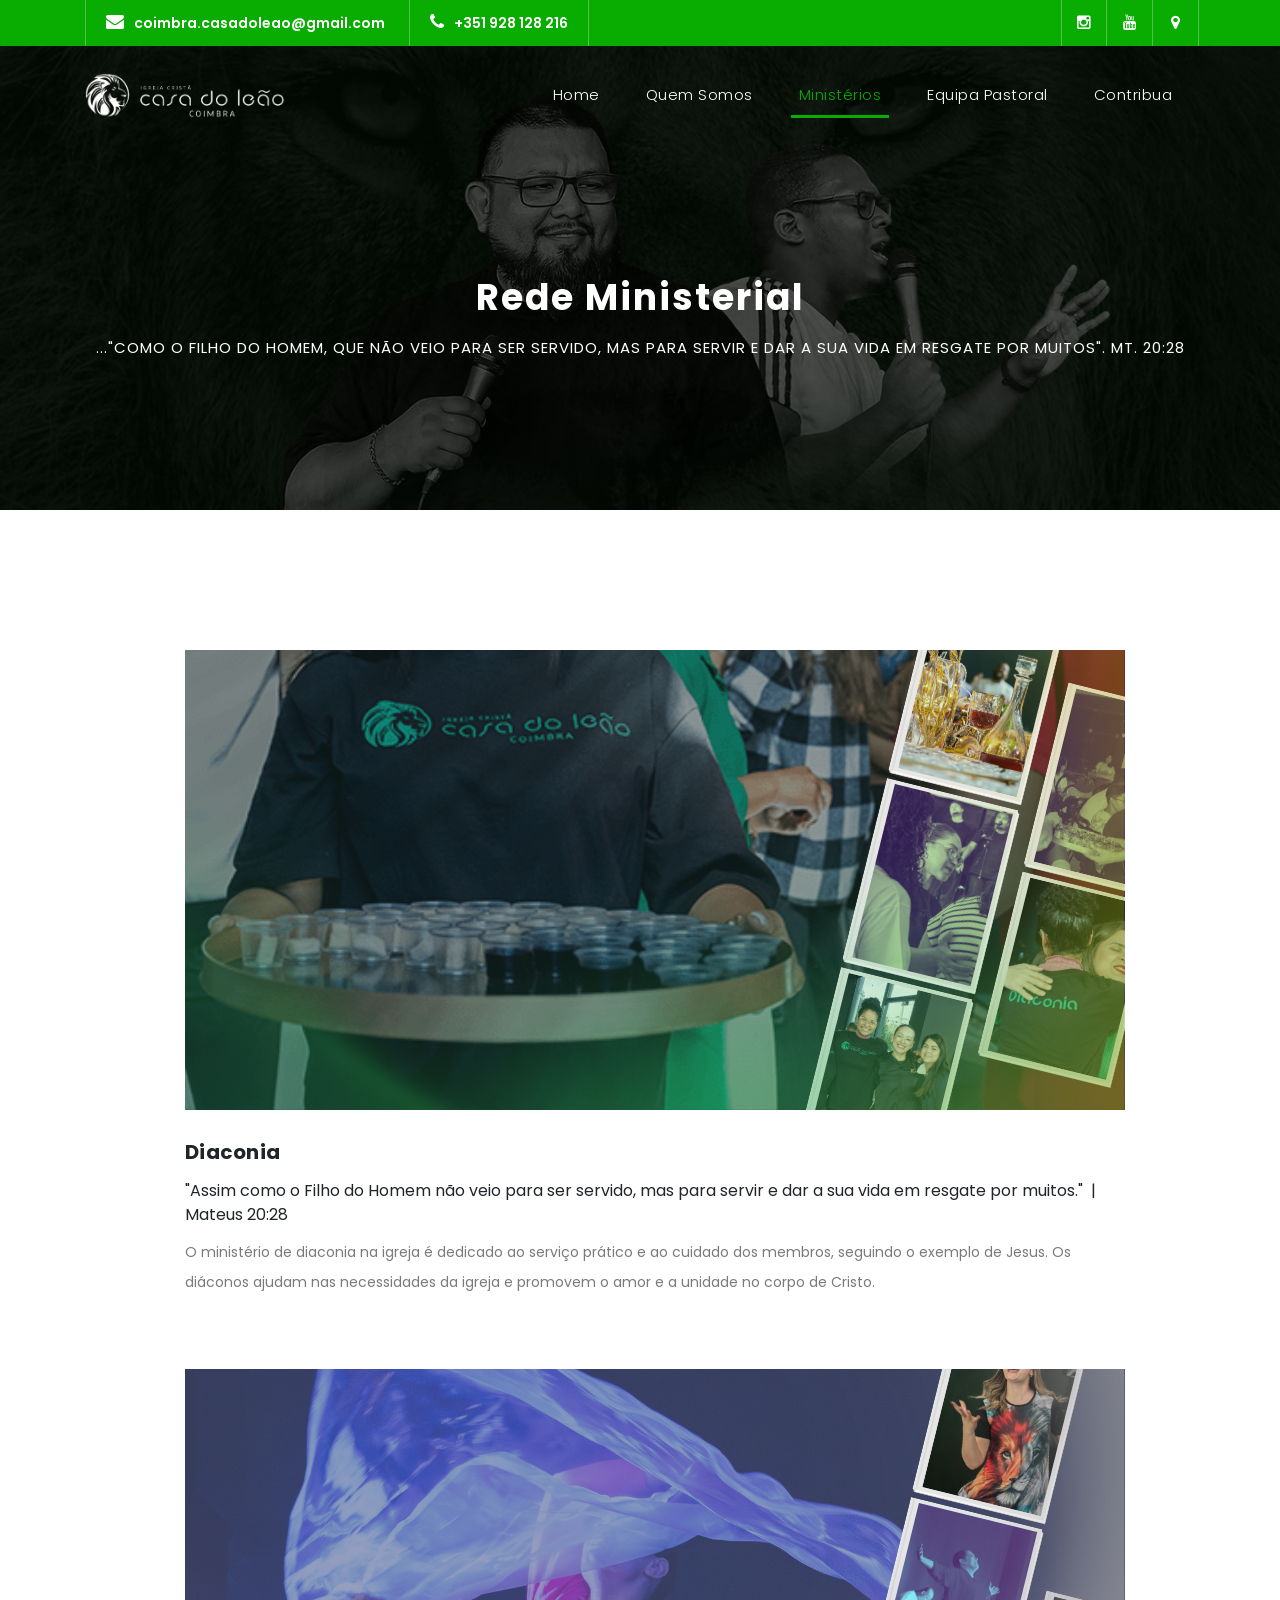
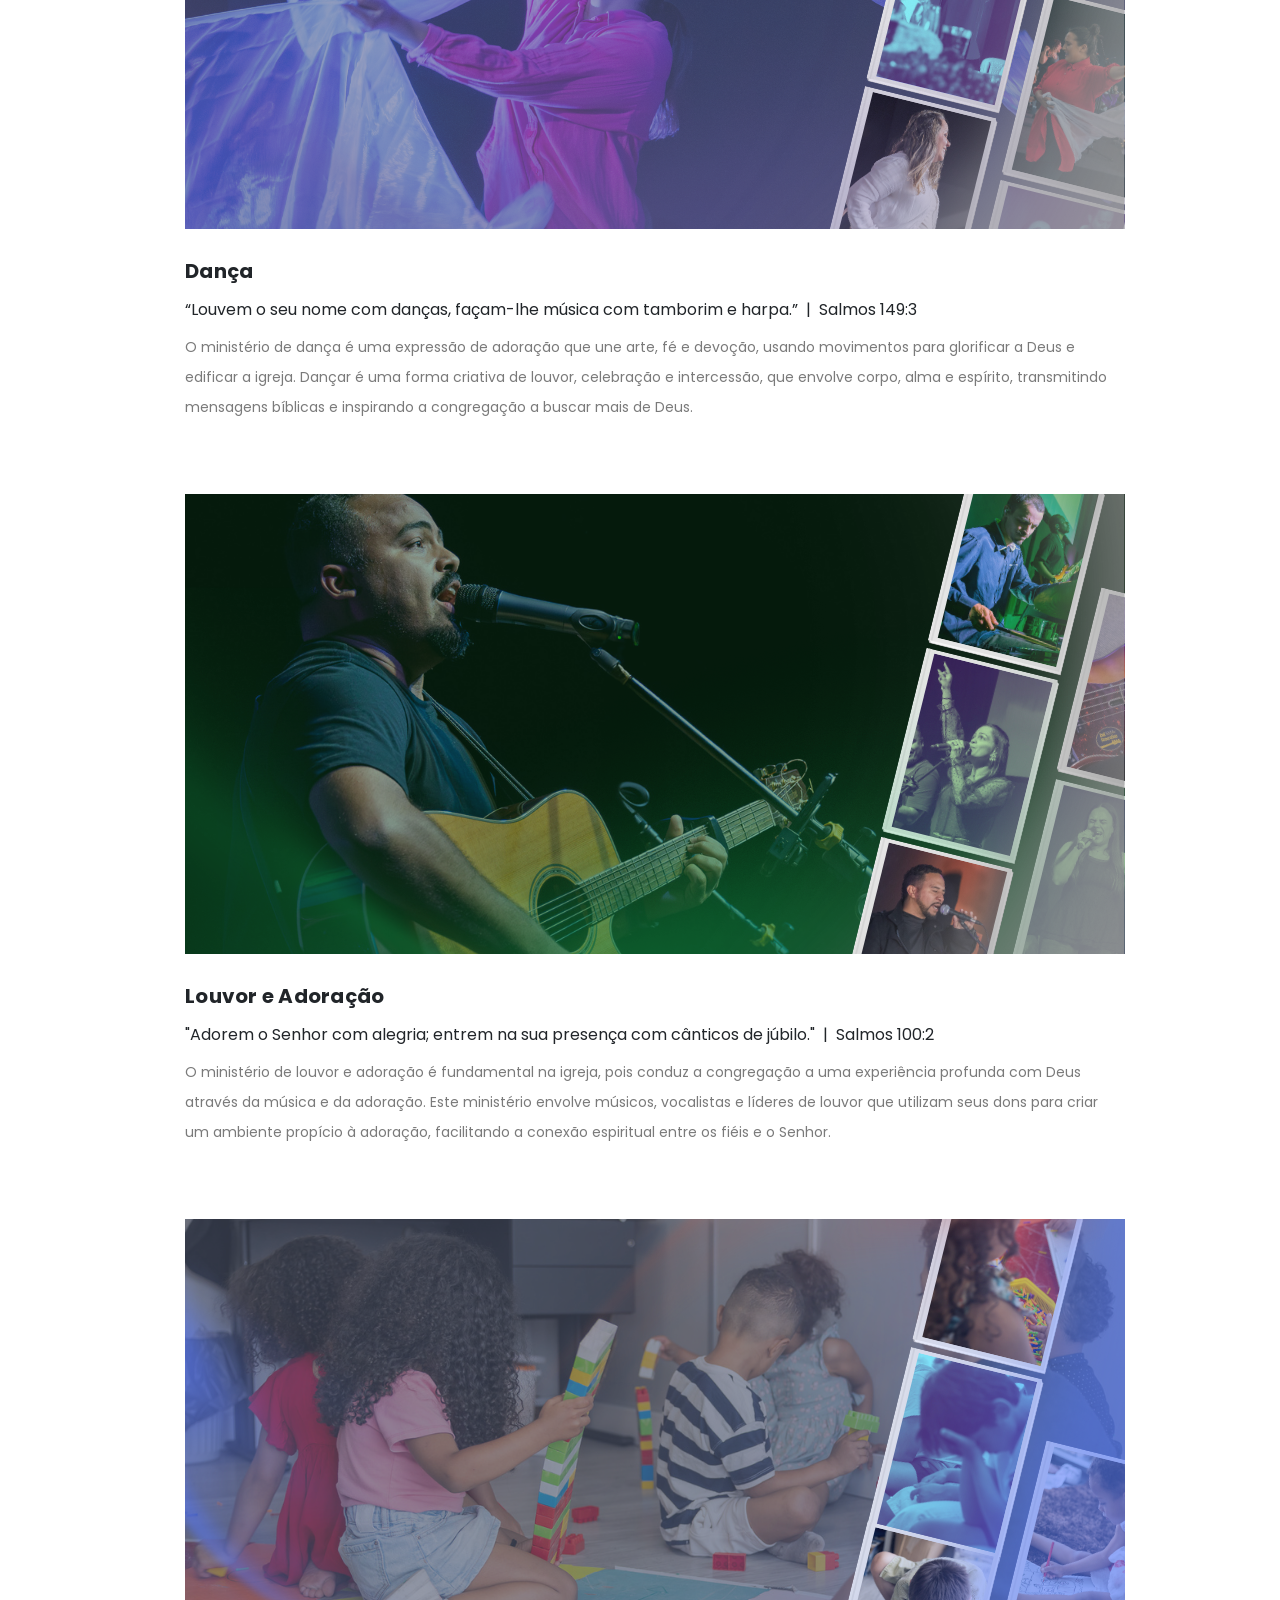
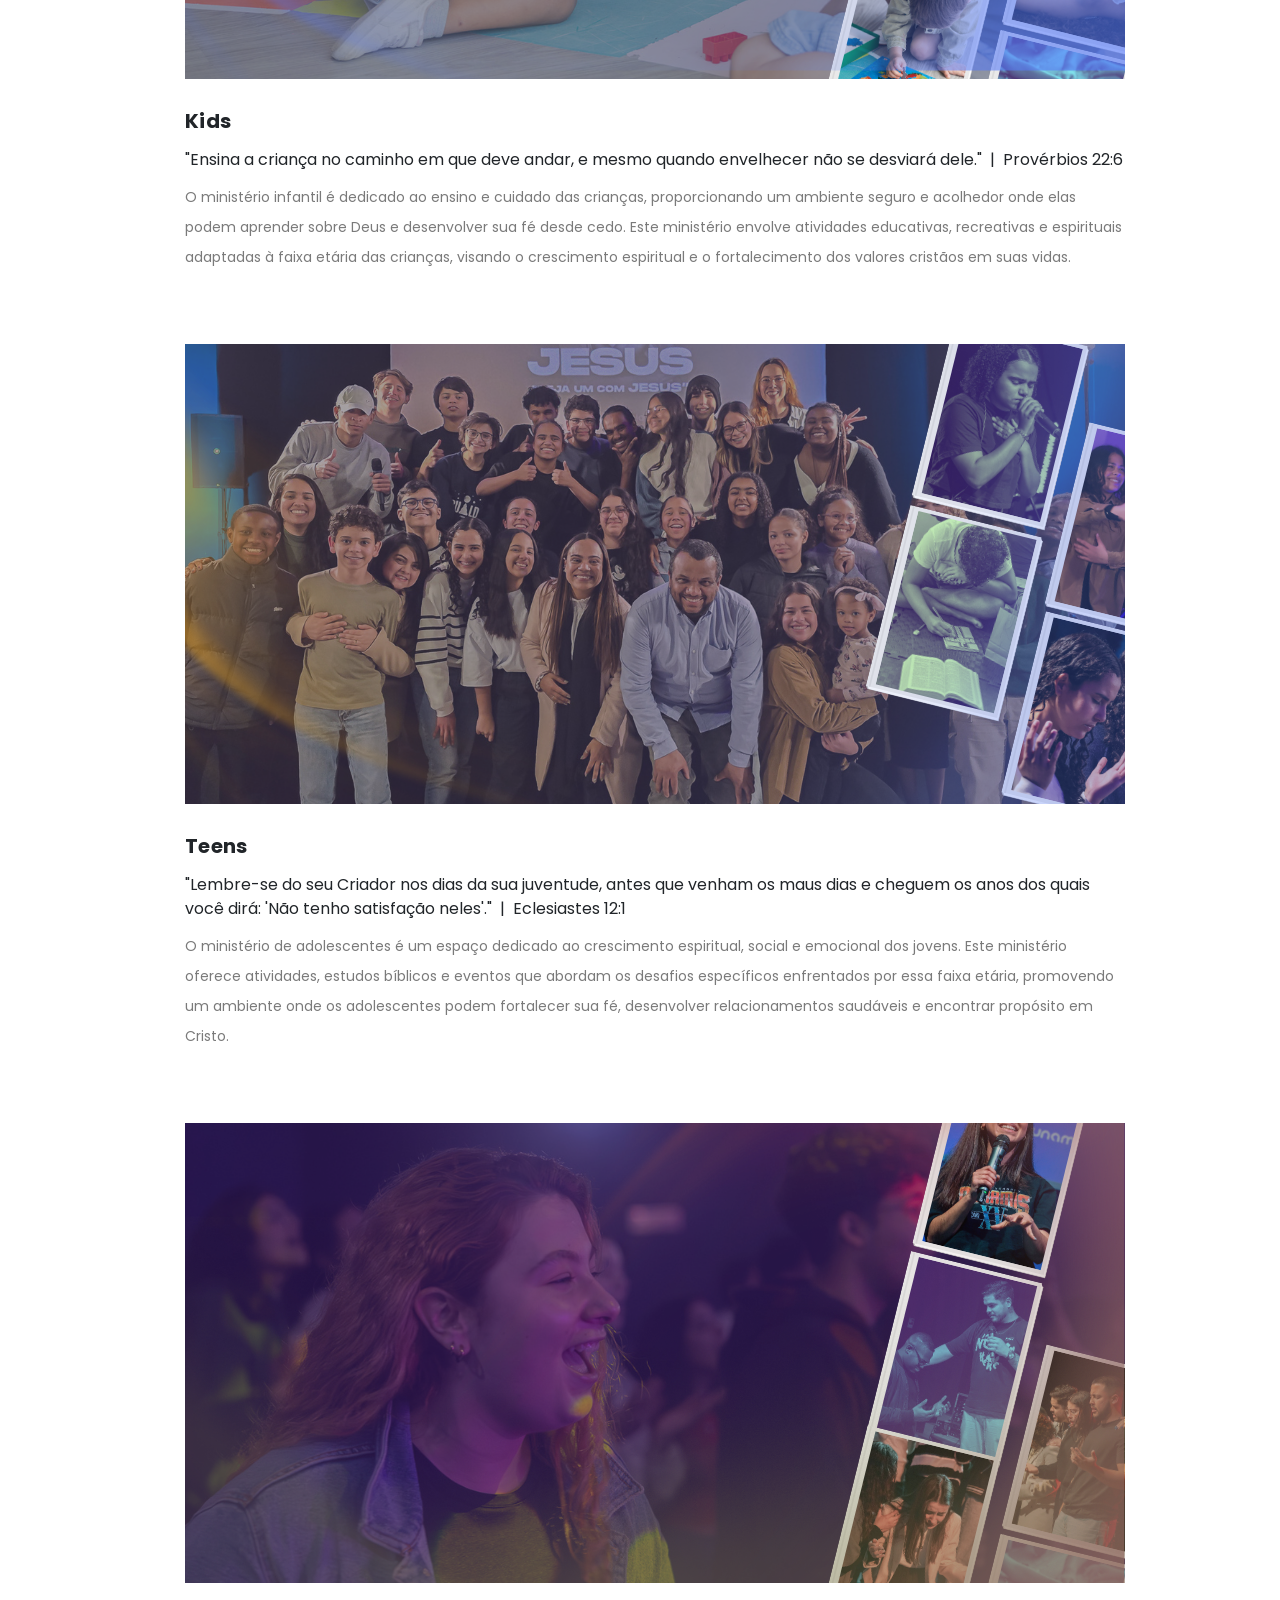
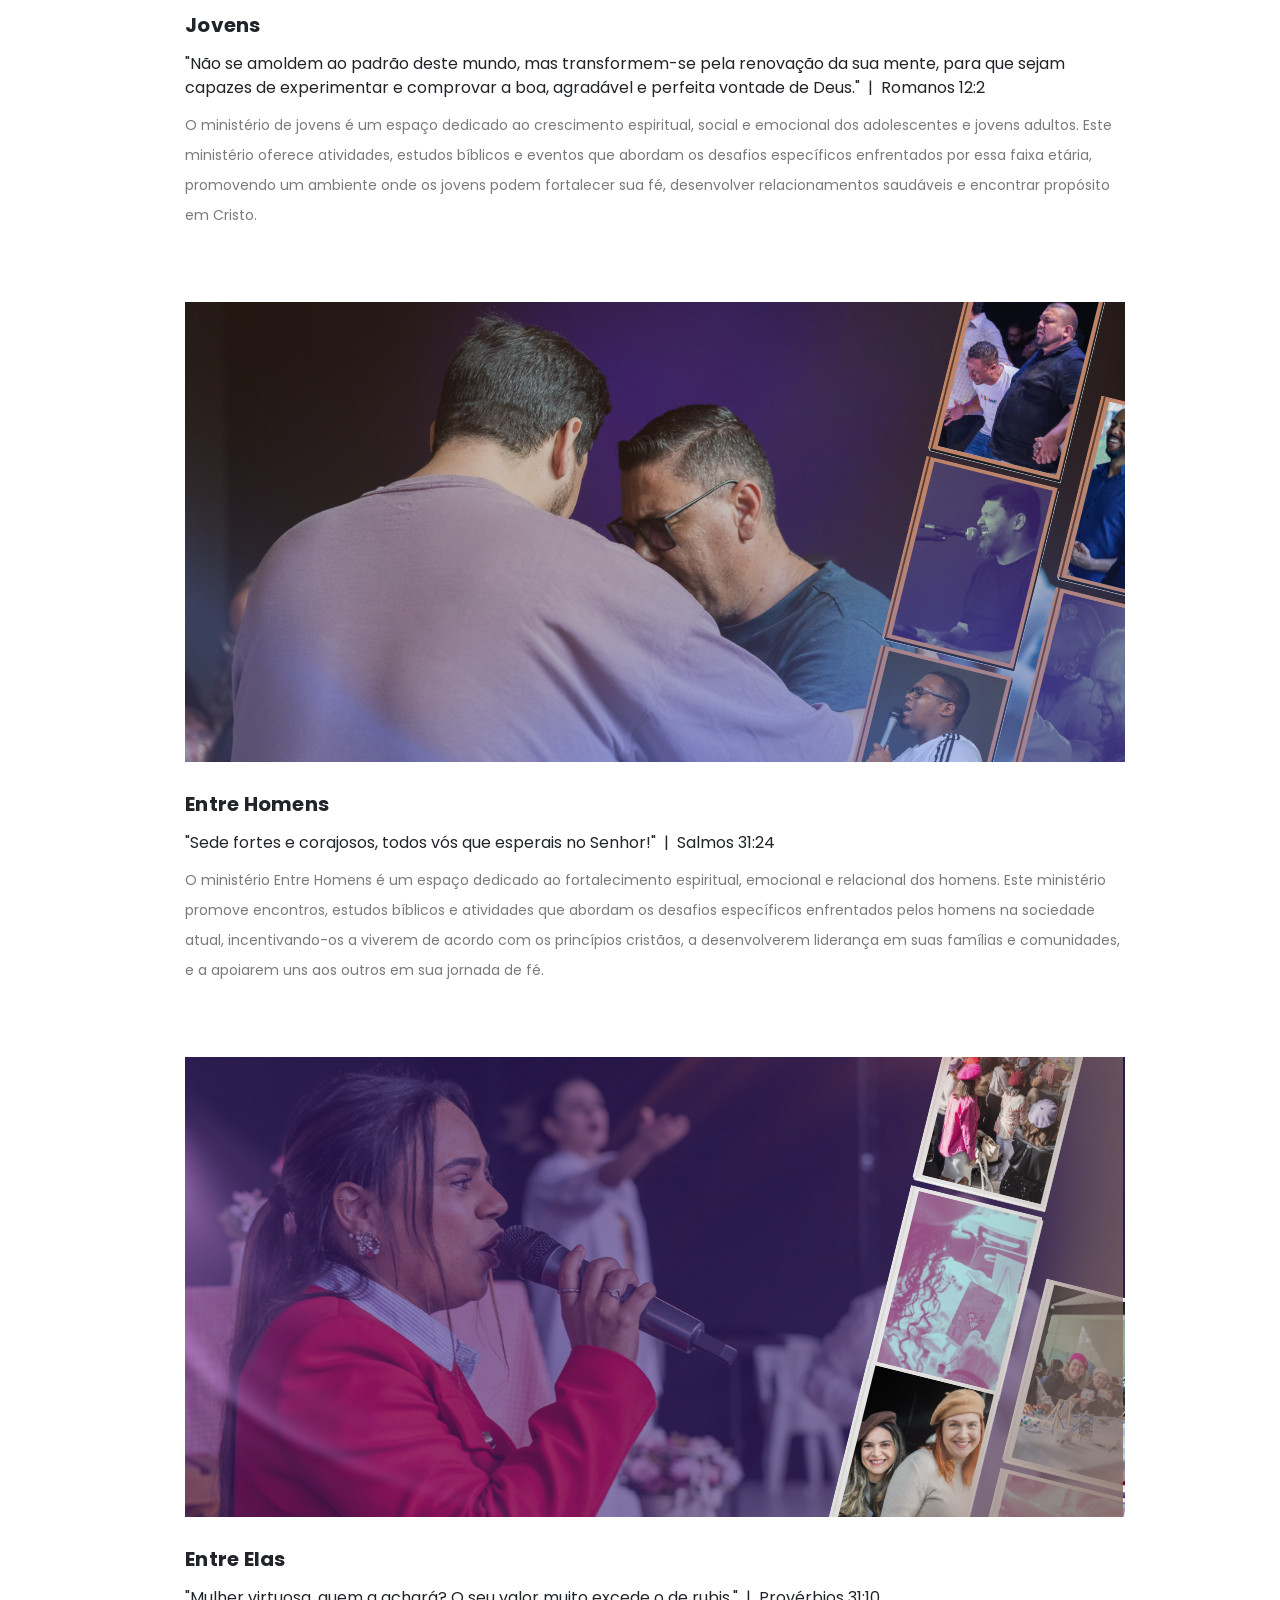
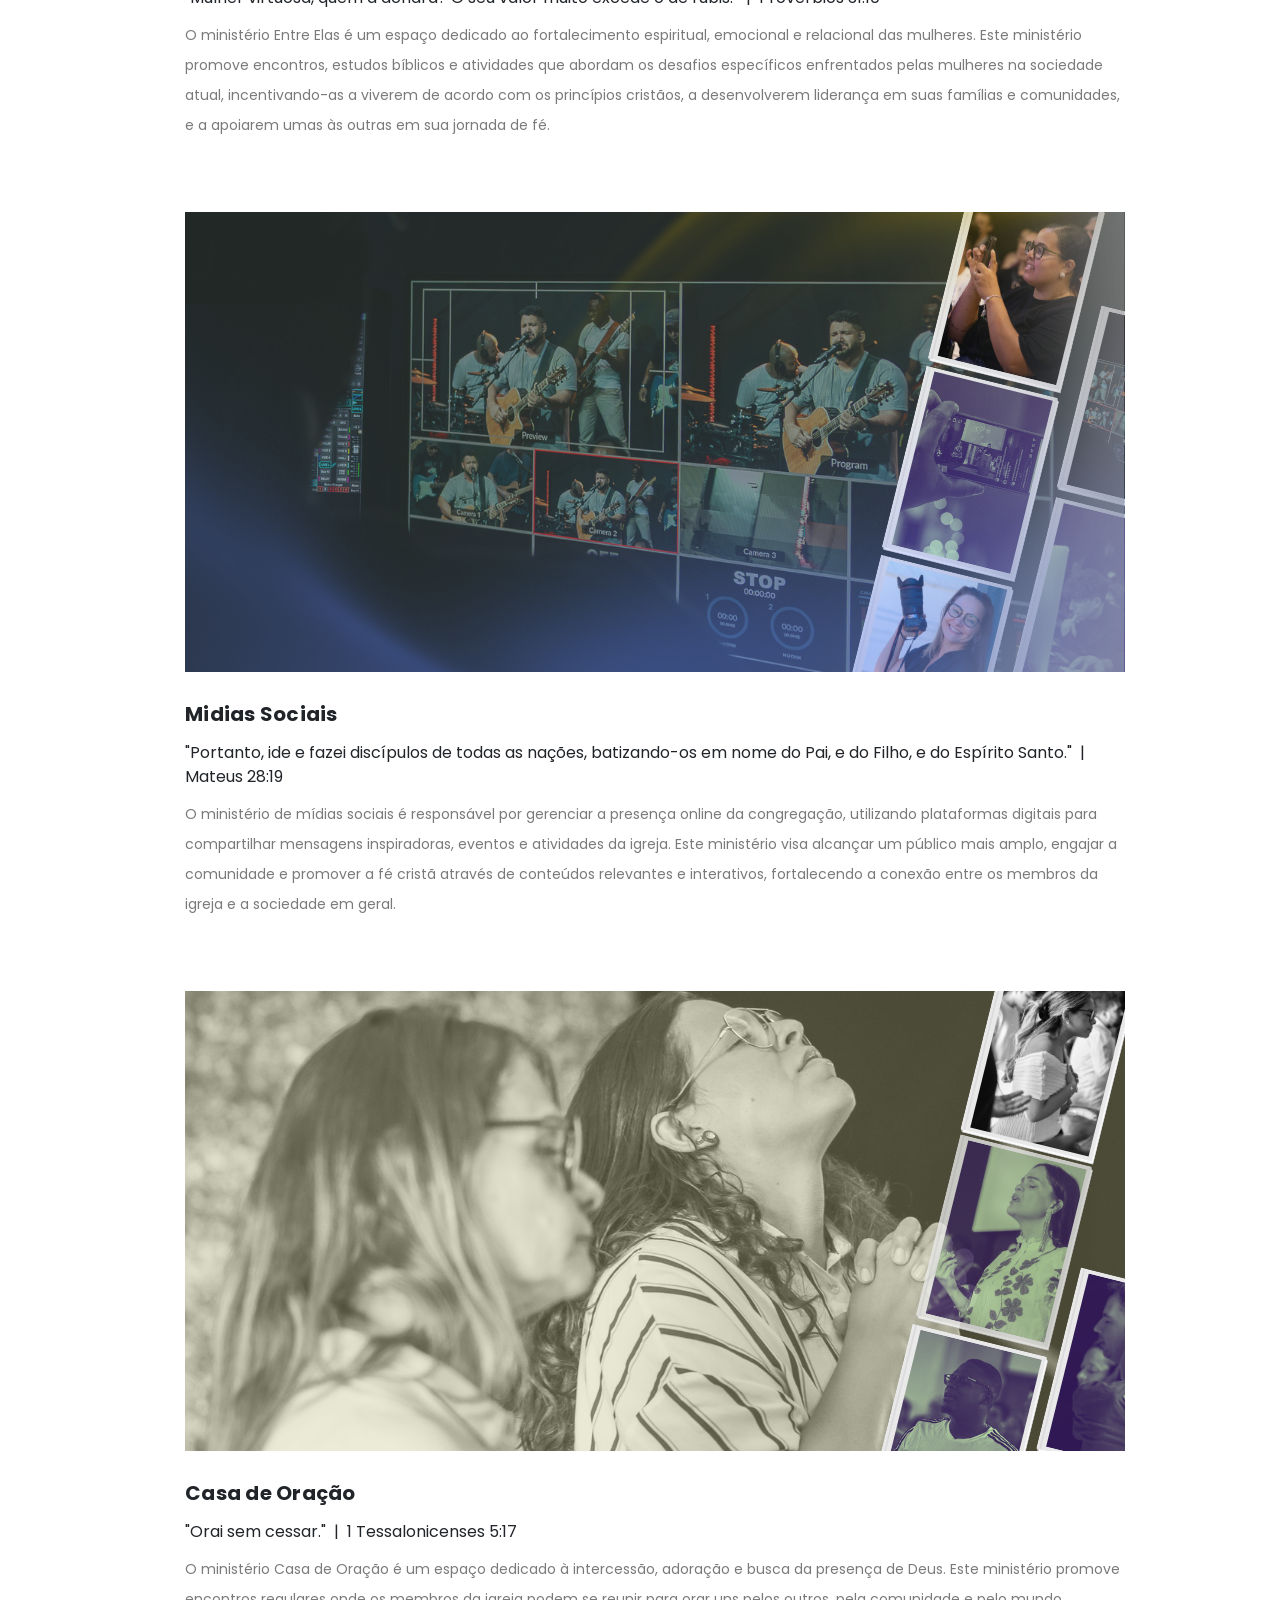
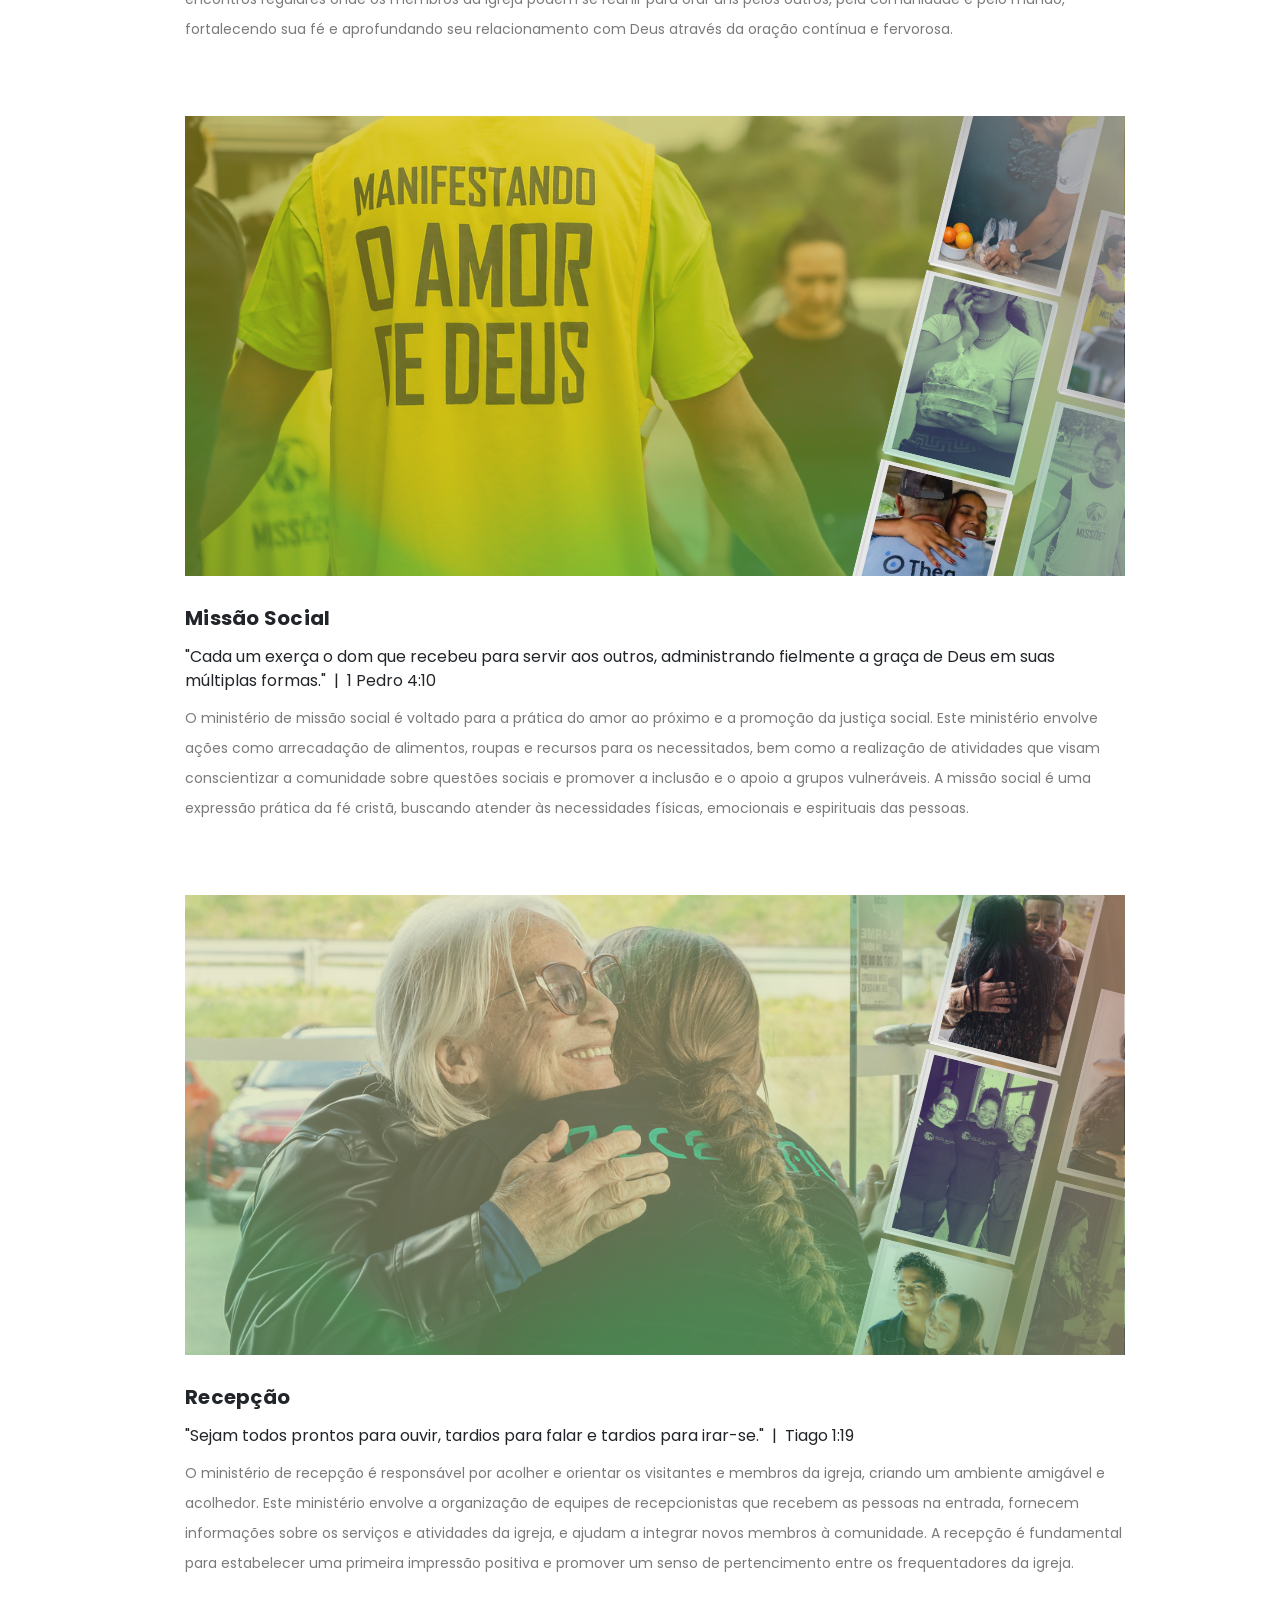
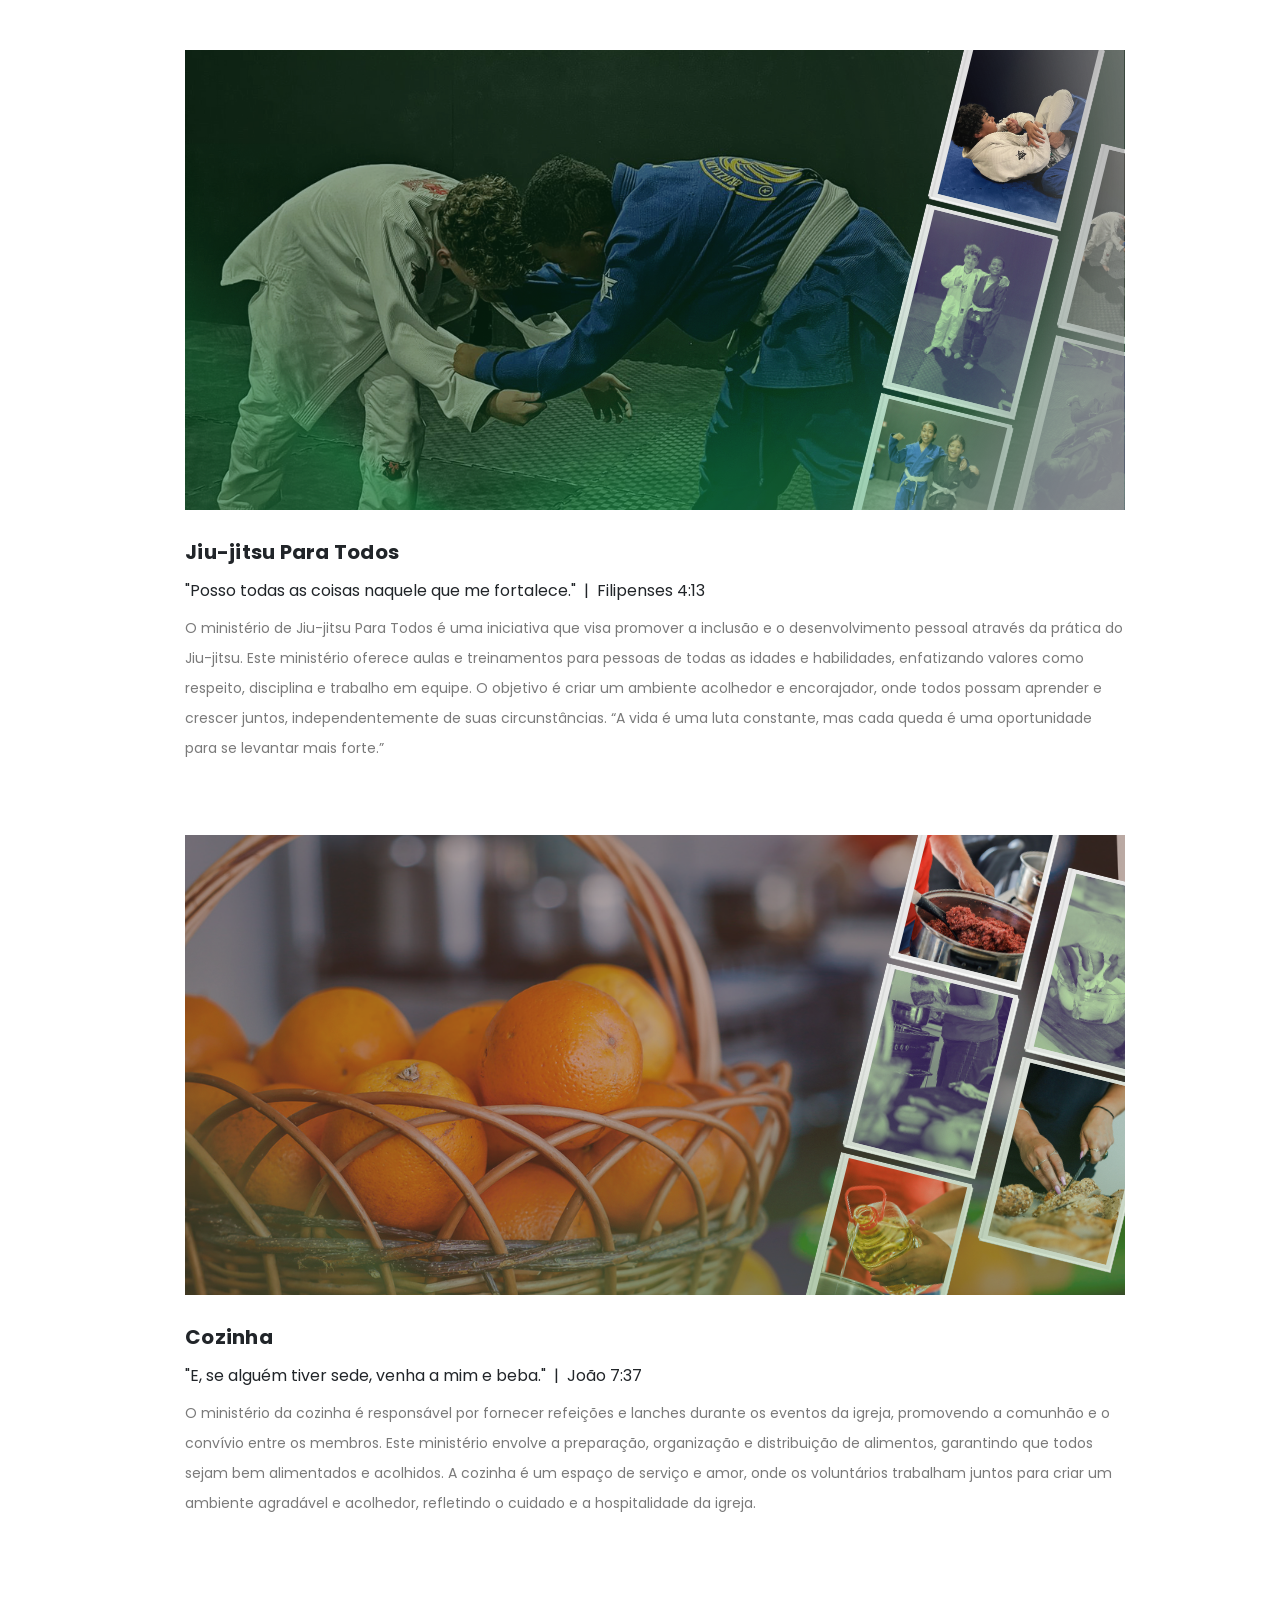
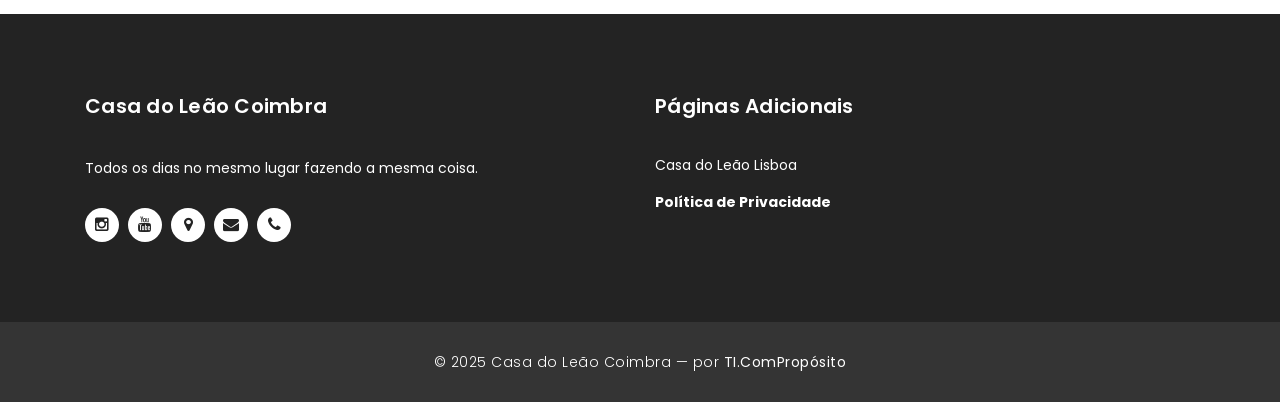
<file: ministerios.html>
<!DOCTYPE html>
<html lang="en">
  <!--
    Template original PHPJabbers.com — licenciado sob GNU GPL v3
    https://www.gnu.org/licenses/gpl-3.0.html
  -->

<head>
  <meta charset="utf-8" />
  <meta name="viewport" content="width=device-width, initial-scale=1, shrink-to-fit=no" />
  <meta name="description" content="Senvido ao Senhor até que Ele venha!" />
  <meta name="keywords" content="contribute,mobile,web,android,ios,desktop" />
  <meta name="author" content="Casa do Leão Coimbra" />
  <meta name="application-name" content="Casa do Leão Coimbra" />

  <meta property="og:title" content="Casa do Leão Coimbra" />
  <meta property="og:type" content="application" />
  <meta property="og:url" content="https://www.casadoleaocoimbra.pt/" />
  <meta property="og:description" content="Senvido ao Senhor até que Ele venha!" />

  <meta property="twitter:card" content="summary_large_image" />
  <meta property="twitter:title" content="Casa do Leão - Coimbra" />
  <meta property="twitter:description" content="Senvido ao Senhor até que Ele venha!" />

  <meta property="business:contact_data:country_name" content="Portugal" />
  <meta property="business:contact_data:website" content="https://www.casadoleaocoimbra.pt/" />
  <meta property="business:contact_data:region" content="LB" />
  <meta property="business:contact_data:email" content="coimbra.casadoleao@gmail.com" />
  <meta property="business:contact_data:phone_number" content="+351928128216" />

  <meta name="geo.placename" content="Coimbra" />
  <meta name="geo.region" content="PT" />
  <link href="https://fonts.googleapis.com/css?family=Poppins:100,200,300,400,500,600,700,800,900&display=swap"
    rel="stylesheet" />

  <title>Casa do Leão Coimbra</title>

  <link rel="icon" sizes="192x192" href="./assets/images/icon-192px.png" type="image/png" />
  <link rel="shortcut icon" href="./assets/images/icon-32px.png" type="image/png" />
  <link rel="apple-touch-icon" href="./assets/images/icon-180px.png" type="image/png" />
  <!-- Bootstrap core CSS -->
  <link href="vendor/bootstrap/css/bootstrap.min.css" rel="stylesheet" />

  <!-- Additional CSS Files -->
  <link rel="stylesheet" href="assets/css/fontawesome.css" />
  <link rel="stylesheet" href="assets/css/style.css" />
  <link rel="stylesheet" href="assets/css/owl.css" />
</head>

<body>
  <!-- ***** Preloader Start ***** -->
  <div id="preloader">
    <div class="jumper">
      <div></div>
      <div></div>
      <div></div>
    </div>
  </div>
  <!-- ***** Preloader End ***** -->

  <!-- Header -->
  <div class="sub-header">
    <div class="container">
      <div class="row">
        <div class="col-md-8 col-xs-12">
          <ul class="left-info">
            <li>
              <a href="mailto:coimbra.casadoleao@gmail.com"><i class="fa fa-envelope"></i>coimbra.casadoleao@gmail.com</a>
            </li>
            <li>
              <a href="tel:+351928128216"><i class="fa fa-phone"></i>+351 928 128 216</a>
            </li>
          </ul>
        </div>
        <div class="col-md-4">
          <ul class="right-icons">
            <li>
              <a href="https://www.instagram.com/casadoleaocoimbra/" target="_blank"><i class="fa fa-instagram"></i></a>
            </li>
            <li>
              <a href="https://www.youtube.com/@casadoleaocoimbra" target="_blank"><i class="fa fa-youtube"></i></a>
            </li>
            <li>
              <a href="https://maps.app.goo.gl/MDpDXNjDKNb5Njyt7" target="_blank"><i class="fa fa-map-marker"></i></a>
            </li>
          </ul>
        </div>
      </div>
    </div>
  </div>

  <header class="">
    <nav class="navbar navbar-expand-lg">
      <div class="container">
        <a class="navbar-brand" href="index.html"><img src="assets/images/casa-do-leao-branca-horizontal.png"
            width="200px" style="margin-top: -10px;" alt="Casa do Leão Coimbra" /></a>
        <button class="navbar-toggler" type="button" data-toggle="collapse" data-target="#navbar-responsive"
          aria-controls="navbar-responsive" aria-expanded="false" aria-label="Toggle navigation">
          <span class="navbar-toggler-icon"></span>
        </button>
        <div class="collapse navbar-collapse" id="navbar-responsive">
          <ul class="navbar-nav ml-auto">
            <li class="nav-item">
              <a class="nav-link" href="index.html">Home
                <span class="sr-only">(current)</span>
              </a>
            </li>

            <li class="nav-item">
              <a class="nav-link" href="about.html">Quem Somos</a>
            </li>
            <li class="nav-item active">
              <a class="nav-link" href="ministerios.html">Ministérios</a>
            </li>
            <li class="nav-item">
              <a class="nav-link" href="team.html">Equipa Pastoral</a>
            </li>
            <li class="nav-item">
              <a class="nav-link" href="contribuir.html">Contribua</a>
            </li>
          </ul>
        </div>
      </div>
    </nav>
  </header>

  <!-- Page Content -->
  <div class="page-heading header-text">
    <div class="container">
      <div class="row">
        <div class="col-md-12">
          <h1>Rede Ministerial</h1>
          <span>..."como o Filho do homem, que não veio para ser servido, mas para servir e dar a sua vida em resgate
            por muitos". Mt. 20:28</span>
        </div>
      </div>
    </div>
  </div>

  <div class="single-services">
    <div class="container">
      <div class="row">
        <div class="col-md-12">
          <section class="tabs-content">
            <article id="tabs-1">
              <img src="assets/images/ministerios-image-1-940x460.png" alt="Diaconia" />
              <h4>Diaconia</h4>
              <div style="margin-bottom: 10px">
                <span>"Assim como o Filho do Homem não veio para ser servido, mas para servir e dar a sua vida em
                  resgate por muitos."
                  &nbsp;|&nbsp; Mateus 20:28</span>
              </div>
              <p>
                O ministério de diaconia na igreja é dedicado ao serviço prático e ao cuidado dos membros,
                seguindo o exemplo de Jesus. Os diáconos ajudam nas necessidades da igreja e promovem o amor e a unidade
                no corpo de Cristo.
              </p>
            </article>

            <br />
            <br />
            <br />

            <article id="tabs-2">
              <img src="assets/images/ministerios-image-2-940x460.png" alt="Dança" />
              <h4>Dança</h4>
              <div style="margin-bottom: 10px">
                <span>“Louvem o seu nome com danças,
                  façam-lhe música com tamborim e harpa.” &nbsp;|&nbsp; Salmos 149:3</span>
              </div>
              <p>
                O ministério de dança é uma expressão de adoração que une arte, fé e devoção, usando movimentos para
                glorificar a Deus e edificar a igreja. Dançar é
                uma forma criativa de louvor, celebração e intercessão, que envolve corpo, alma e espírito, transmitindo
                mensagens bíblicas e inspirando a congregação a buscar mais de Deus.
              </p>
            </article>
            <br />
            <br />
            <br />

            <article id="tabs-3">
              <img src="assets/images/ministerios-image-3-940x460.png" alt="Louvor e Adoração" />
              <h4>Louvor e Adoração</h4>
              <div style="margin-bottom: 10px">
                <span>"Adorem o Senhor com alegria; entrem na sua presença com cânticos de júbilo."
                  &nbsp;|&nbsp; Salmos 100:2</span>
              </div>
              <p>
                O ministério de louvor e adoração é fundamental na igreja, pois conduz a congregação a uma
                experiência profunda com Deus através da música e da adoração. Este ministério envolve músicos,
                vocalistas e líderes de louvor que utilizam seus dons para criar um ambiente propício à adoração,
                facilitando a conexão espiritual entre os fiéis e o Senhor.
              </p>
            </article>
            <br />
            <br />
            <br />

            <article id="tabs-4">
              <img src="assets/images/ministerios-image-4-940x460.png" alt="Kids" />
              <h4>Kids</h4>
              <div style="margin-bottom: 10px">
                <span>"Ensina a criança no caminho em que deve andar, e mesmo quando envelhecer não se desviará dele."
                  &nbsp;|&nbsp; Provérbios 22:6</span>
              </div>
              <p>
                O ministério infantil é dedicado ao ensino e cuidado das crianças, proporcionando
                um ambiente seguro e acolhedor onde elas podem aprender sobre Deus e desenvolver sua fé desde cedo. Este
                ministério envolve atividades educativas, recreativas e espirituais adaptadas à faixa etária das
                crianças, visando o crescimento espiritual e o fortalecimento dos valores cristãos em suas vidas.
              </p>
            </article>
            <br />
            <br />
            <br />
            <article id="tabs-5">
              <img src="assets/images/ministerios-image-5-940x460.png" alt="Teens" />
              <h4>Teens</h4>
              <div style="margin-bottom: 10px">
                <span>"Lembre-se do seu Criador nos dias da sua juventude, antes que venham os maus dias e cheguem os
                  anos dos quais você dirá: 'Não tenho satisfação neles'."
                  &nbsp;|&nbsp; Eclesiastes 12:1</span>
              </div>
              <p>
                O ministério de adolescentes é um espaço dedicado ao crescimento espiritual, social e emocional dos
                jovens. Este ministério oferece atividades, estudos bíblicos e eventos que abordam os desafios
                específicos enfrentados por essa faixa etária, promovendo um ambiente onde os adolescentes podem
                fortalecer sua fé, desenvolver relacionamentos saudáveis e encontrar propósito em Cristo.
              </p>
            </article>
            <br />
            <br />
            <br />

            <article id="tabs-6">
              <img src="assets/images/ministerios-image-6-940x460.png" alt="Jovens" />
              <h4>Jovens</h4>
              <div style="margin-bottom: 10px">
                <span>"Não se amoldem ao padrão deste mundo, mas transformem-se pela renovação da sua mente,
                  para que sejam capazes de experimentar e comprovar a boa, agradável e perfeita vontade de Deus."
                  &nbsp;|&nbsp; Romanos 12:2</span>
              </div>
              <p>
                O ministério de jovens é um espaço dedicado ao crescimento espiritual, social e
                emocional dos adolescentes e jovens adultos. Este ministério oferece atividades, estudos bíblicos e
                eventos que abordam os desafios específicos enfrentados por essa faixa etária, promovendo um ambiente
                onde os jovens podem fortalecer sua fé, desenvolver relacionamentos saudáveis e encontrar propósito em
                Cristo.
              </p>
            </article>
            <br />
            <br />
            <br />

            <article id="tabs-7">
              <img src="assets/images/ministerios-image-7-940x460.png" alt="Entre Homens" />
              <h4>Entre Homens</h4>
              <div style="margin-bottom: 10px">
                <span>"Sede fortes e corajosos, todos vós que esperais no Senhor!" &nbsp;|&nbsp; Salmos 31:24</span>
              </div>
              <p>
                O ministério Entre Homens é um espaço dedicado ao fortalecimento espiritual,
                emocional e relacional dos homens. Este ministério promove encontros, estudos bíblicos e atividades que
                abordam os desafios específicos enfrentados pelos homens na sociedade atual, incentivando-os a viverem
                de acordo com os princípios cristãos, a desenvolverem liderança em suas famílias e comunidades, e a
                apoiarem uns aos outros em sua jornada de fé.
              </p>
            </article>
            <br />
            <br />
            <br />
            <article id="tabs-8">
              <img src="assets/images/ministerios-image-8-940x460.png" alt="Entre Elas" />
              <h4>Entre Elas</h4>
              <div style="margin-bottom: 10px">
                <span>"Mulher virtuosa, quem a achará? O seu valor muito excede o de rubis."
                  &nbsp;|&nbsp; Provérbios 31:10</span>
              </div>
              <p>
                O ministério Entre Elas é um espaço dedicado ao fortalecimento espiritual,
                emocional e relacional das mulheres. Este ministério promove encontros, estudos bíblicos e atividades
                que abordam os desafios específicos enfrentados pelas mulheres na sociedade atual, incentivando-as a
                viverem de acordo com os princípios cristãos, a desenvolverem liderança em suas famílias e comunidades,
                e a apoiarem umas às outras em sua jornada de fé.
              </p>
            </article>
            <br />
            <br />
            <br />
            <article id="tabs-9">
              <img src="assets/images/ministerios-image-9-940x460.png" alt="Mídias Sociais" />
              <h4>Midias Sociais</h4>
              <div style="margin-bottom: 10px">
                <span>"Portanto, ide e fazei discípulos de todas as nações, batizando-os em nome do Pai, e do Filho,
                  e do Espírito Santo."
                  &nbsp;|&nbsp; Mateus 28:19</span>
              </div>
              <p>
                O ministério de mídias sociais é responsável por gerenciar a presença online da
                congregação, utilizando plataformas digitais para compartilhar mensagens inspiradoras, eventos e
                atividades da igreja. Este ministério visa alcançar um público mais amplo, engajar a comunidade e
                promover a fé cristã através de conteúdos relevantes e interativos, fortalecendo a conexão entre os
                membros da igreja e a sociedade em geral.
              </p>
            </article>
            <br />
            <br />
            <br />
            <article id="tabs-10">
              <img src="assets/images/ministerios-image-10-940x460.png" alt="Casa de Oração" />
              <h4>Casa de Oração</h4>
              <div style="margin-bottom: 10px">
                <span>"Orai sem cessar." &nbsp;|&nbsp; 1 Tessalonicenses 5:17</span>
              </div>
              <p>
                O ministério Casa de Oração é um espaço dedicado à intercessão,
                adoração e busca da presença de Deus. Este ministério promove encontros regulares onde os membros da
                igreja podem se reunir para orar uns pelos outros, pela comunidade e pelo mundo, fortalecendo sua fé e
                aprofundando seu relacionamento com Deus através da oração contínua e fervorosa.
              </p>
            </article>
            <br />
            <br />
            <br />
            <article id="tabs-11">
              <img src="assets/images/ministerios-image-11-940x460.png" alt="Missão Social" />
              <h4>Missão Social</h4>
              <div style="margin-bottom: 10px">
                <span>"Cada um exerça o dom que recebeu para servir aos outros, administrando fielmente a graça de Deus
                  em suas múltiplas formas."
                  &nbsp;|&nbsp; 1 Pedro 4:10</span>
              </div>
              <p>
                O ministério de missão social é voltado para a prática do amor ao próximo e a promoção da justiça
                social.
                Este ministério envolve ações como arrecadação de alimentos, roupas e recursos para os necessitados,
                bem como a realização de atividades que visam conscientizar a comunidade sobre questões sociais e
                promover a inclusão e o apoio a grupos vulneráveis. A missão social é uma expressão prática da fé
                cristã, buscando atender às necessidades físicas, emocionais e espirituais das pessoas.
              </p>
            </article>
            <br />
            <br />
            <br />
            <article id="tabs-12">
              <img src="assets/images/ministerios-image-12-940x460.png" alt="Recepção" />
              <h4>Recepção</h4>
              <div style="margin-bottom: 10px">
                <span>"Sejam todos prontos para ouvir, tardios para falar e tardios para irar-se."
                  &nbsp;|&nbsp; Tiago 1:19</span>
              </div>
              <p>
                O ministério de recepção é responsável por acolher e orientar os visitantes e membros da igreja,
                criando um ambiente amigável e acolhedor. Este ministério envolve a organização de equipes de
                recepcionistas
                que recebem as pessoas na entrada, fornecem informações sobre os serviços e atividades da igreja, e
                ajudam a integrar novos membros à comunidade. A recepção é fundamental para estabelecer uma primeira
                impressão positiva e promover um senso de pertencimento entre os frequentadores da igreja.
              </p>
            </article>
            <br />
            <br />
            <br />
            <article id="tabs-14">
              <img src="assets/images/ministerios-image-14-940x460.png" alt="Jiu-jitsu Para Todos" />
              <h4>Jiu-jitsu Para Todos</h4>
              <div style="margin-bottom: 10px">
                <span>"Posso todas as coisas naquele que me fortalece."
                  &nbsp;|&nbsp; Filipenses 4:13</span>
              </div>
              <p>
                O ministério de Jiu-jitsu Para Todos é uma iniciativa que visa promover a inclusão e o
                desenvolvimento pessoal através da prática do Jiu-jitsu. Este ministério oferece aulas e
                treinamentos para pessoas de todas as idades e habilidades, enfatizando valores como respeito,
                disciplina e trabalho em equipe. O objetivo é criar um ambiente acolhedor e encorajador, onde
                todos possam aprender e crescer juntos, independentemente de suas circunstâncias. “A vida é uma luta
                constante, mas cada queda é uma oportunidade para se levantar mais forte.”
              </p>
            </article>
            <br />
            <br />
            <br />
            <article id="tabs-13">
              <img src="assets/images/ministerios-image-13-940x460.png" alt="Cozinha" />
              <h4>Cozinha</h4>
              <div style="margin-bottom: 10px">
                <span>"E, se alguém tiver sede, venha a mim e beba."
                  &nbsp;|&nbsp; João 7:37</span>
              </div>
              <p>
                O ministério da cozinha é responsável por fornecer refeições e lanches durante os eventos da igreja,
                promovendo a comunhão e o convívio entre os membros. Este ministério envolve a preparação, organização
                e distribuição de alimentos, garantindo que todos sejam bem alimentados e acolhidos. A cozinha é um
                espaço de serviço e amor, onde os voluntários trabalham juntos para criar um ambiente agradável e
                acolhedor, refletindo o cuidado e a hospitalidade da igreja.
              </p>
            </article>
          </section>
        </div>
      </div>
    </div>
  </div>

  <br />
  <br />
  <br />
  <br />

  <!-- Footer Starts Here -->
  <footer>
    <div class="container">
      <div class="row">
        <div class="col-md-6 footer-item">
          <h4>Casa do Leão Coimbra</h4>
          <p>Todos os dias no mesmo lugar fazendo a mesma coisa.</p>
          <ul class="social-icons">
            <li>
              <a rel="nofollow" href="https://www.instagram.com/casadoleaocoimbra/" target="_blank" title="Instagram"><i
                  class="fa fa-instagram"></i></a>
            </li>
            <li>
              <a href="https://www.youtube.com/@casadoleaocoimbra" target="_blank" title="Canal"><i class="fa fa-youtube"></i></a>
            </li>
            <li>
              <a href="https://maps.app.goo.gl/MDpDXNjDKNb5Njyt7" target="_blank" title="Morada"><i class="fa fa-map-marker"></i></a>
            </li>
            <li>
              <a href="mailto:coimbra.casadoleao@gmail.com" target="_blank" title="Contacto"><i class="fa fa-envelope"></i></a>
            </li>
            <li>
              <a href="tel:+351928128216" target="_blank" title="Contacto"><i class="fa fa-phone"></i></a>
            </li>
          </ul>
        </div>
        <div class="col-md-6 footer-item">
          <h4>Páginas Adicionais</h4>
          <ul class="menu-list">
            <li>
              <a href="https://www.igrejacasadoleao.com/" target="_blank">Casa do Leão Lisboa</a>
            </li>
            <li>
              <a href="politica.html" target="_blank"><strong>Política de Privacidade</strong></a>
            </li>
          </ul>
        </div>
      </div>
    </div>
  </footer>

  <div class="sub-footer">
    <div class="container">
      <div class="row">
        <div class="col-md-12">
          <p>
            © 2025 Casa do Leão Coimbra — por <strong>TI.ComPropósito</strong>
          </p>
        </div>
      </div>
    </div>
  </div>

  <!-- Bootstrap core JavaScript -->
  <script src="vendor/jquery/jquery.min.js"></script>
  <script src="vendor/bootstrap/js/bootstrap.bundle.min.js"></script>

  <!-- Additional Scripts -->
  <script src="assets/js/custom.js"></script>
  <script src="assets/js/owl.js"></script>
  <script src="assets/js/slick.js"></script>
  <script src="assets/js/accordions.js"></script>

  <script language="text/Javascript">
    cleared[0] = cleared[1] = cleared[2] = 0; //set a cleared flag for each field
    function clearField(t) {
      //declaring the array outside of the
      if (!cleared[t.id]) {
        // function makes it static and global
        cleared[t.id] = 1; // you could use true and false, but that's more typing
        t.value = ""; // with more chance of typos
        t.style.color = "#fff";
      }
    }
  </script>
</body>

</html>
</file>
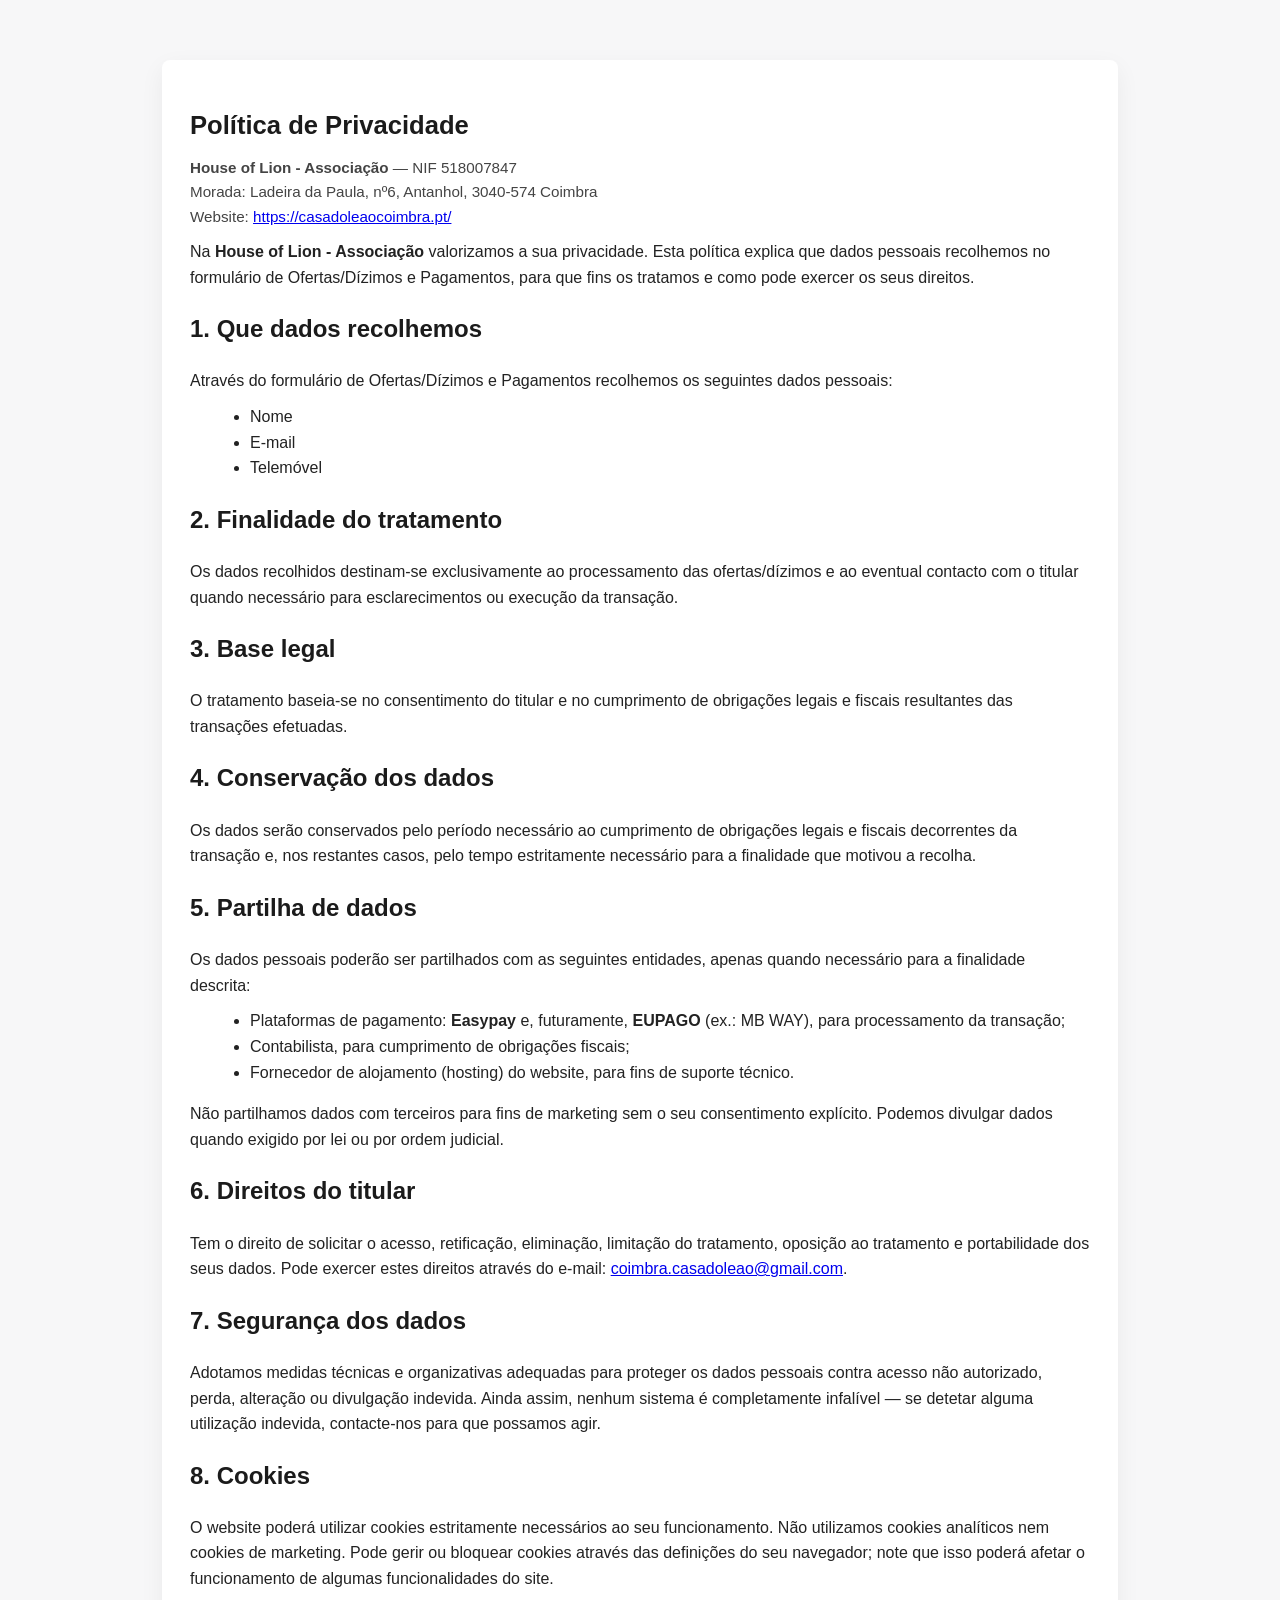
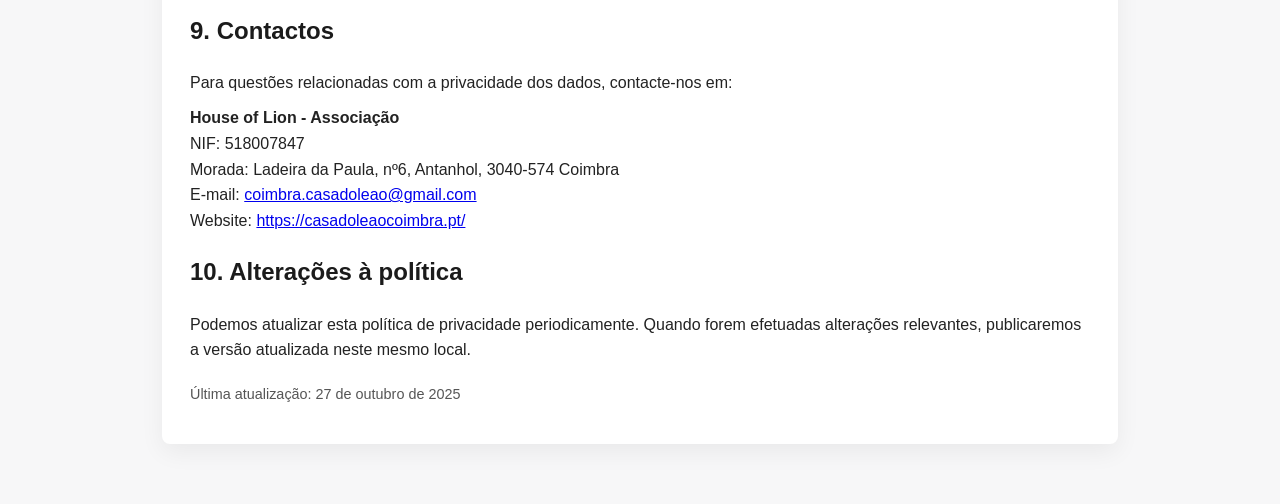
<file: politica.html>
<!doctype html>
<html lang="pt-PT">

<head>
    <meta charset="utf-8">
    <meta name="viewport" content="width=device-width,initial-scale=1">
    <title>Política de Privacidade — House of Lion - Associação</title>
    <style>
        body {
            font-family: Segoe UI, Roboto, "Helvetica Neue", Arial, sans-serif;
            line-height: 1.6;
            color: #222;
            background: #f7f7f8;
            padding: 24px
        }

        .container {
            max-width: 900px;
            margin: 28px auto;
            background: #fff;
            padding: 28px;
            border-radius: 8px;
            box-shadow: 0 8px 24px rgba(18, 18, 18, 0.06)
        }

        h1,
        h2 {
            color: #1b1b1b
        }

        h1 {
            font-size: 1.6rem;
            margin-bottom: 6px
        }

        p {
            margin: 10px 0
        }

        ul {
            margin: 8px 0 16px 20px
        }

        .meta {
            font-size: 0.95rem;
            color: #444
        }

        footer {
            margin-top: 20px;
            font-size: 0.9rem;
            color: #555
        }

        code {
            background: #f1f3f5;
            padding: 2px 6px;
            border-radius: 4px
        }
    </style>
</head>

<body>
    <div class="container">
        <h1>Política de Privacidade</h1>
        <p class="meta"><strong>House of Lion - Associação</strong> — NIF 518007847<br>
            Morada: Ladeira da Paula, nº6, Antanhol, 3040-574 Coimbra<br>
            Website: <a href="https://casadoleaocoimbra.pt/">https://casadoleaocoimbra.pt/</a></p>

        <p>Na <strong>House of Lion - Associação</strong> valorizamos a sua privacidade. Esta política explica que dados
            pessoais recolhemos no formulário de Ofertas/Dízimos e Pagamentos, para que fins os tratamos e como pode
            exercer os seus direitos.</p>

        <h2>1. Que dados recolhemos</h2>
        <p>Através do formulário de Ofertas/Dízimos e Pagamentos recolhemos os seguintes dados pessoais:</p>
        <ul>
            <li>Nome</li>
            <li>E-mail</li>
            <li>Telemóvel</li>
        </ul>

        <h2>2. Finalidade do tratamento</h2>
        <p>Os dados recolhidos destinam-se exclusivamente ao processamento das ofertas/dízimos e ao eventual contacto
            com o titular quando necessário para esclarecimentos ou execução da transação.</p>

        <h2>3. Base legal</h2>
        <p>O tratamento baseia-se no consentimento do titular e no cumprimento de obrigações legais e fiscais
            resultantes das transações efetuadas.</p>

        <h2>4. Conservação dos dados</h2>
        <p>Os dados serão conservados pelo período necessário ao cumprimento de obrigações legais e fiscais decorrentes
            da transação e, nos restantes casos, pelo tempo estritamente necessário para a finalidade que motivou a
            recolha.</p>

        <h2>5. Partilha de dados</h2>
        <p>Os dados pessoais poderão ser partilhados com as seguintes entidades, apenas quando necessário para a
            finalidade descrita:</p>
        <ul>
            <li>Plataformas de pagamento: <strong>Easypay</strong> e, futuramente, <strong>EUPAGO</strong> (ex.: MB
                WAY), para processamento da transação;</li>
            <li>Contabilista, para cumprimento de obrigações fiscais;</li>
            <li>Fornecedor de alojamento (hosting) do website, para fins de suporte técnico.</li>
        </ul>
        <p>Não partilhamos dados com terceiros para fins de marketing sem o seu consentimento explícito. Podemos
            divulgar dados quando exigido por lei ou por ordem judicial.</p>

        <h2>6. Direitos do titular</h2>
        <p>Tem o direito de solicitar o acesso, retificação, eliminação, limitação do tratamento, oposição ao tratamento
            e portabilidade dos seus dados. Pode exercer estes direitos através do e-mail: <a
                href="mailto:coimbra.casadoleao@gmail.com">coimbra.casadoleao@gmail.com</a>.</p>

        <h2>7. Segurança dos dados</h2>
        <p>Adotamos medidas técnicas e organizativas adequadas para proteger os dados pessoais contra acesso não
            autorizado, perda, alteração ou divulgação indevida. Ainda assim, nenhum sistema é completamente infalível —
            se detetar alguma utilização indevida, contacte-nos para que possamos agir.</p>

        <h2>8. Cookies</h2>
        <p>O website poderá utilizar cookies estritamente necessários ao seu funcionamento. Não utilizamos cookies
            analíticos nem cookies de marketing. Pode gerir ou bloquear cookies através das definições do seu navegador;
            note que isso poderá afetar o funcionamento de algumas funcionalidades do site.</p>

        <h2>9. Contactos</h2>
        <p>Para questões relacionadas com a privacidade dos dados, contacte-nos em:</p>
        <p>
            <strong>House of Lion - Associação</strong><br>
            NIF: 518007847<br>
            Morada: Ladeira da Paula, nº6, Antanhol, 3040-574 Coimbra<br>
            E-mail: <a href="mailto:coimbra.casadoleao@gmail.com">coimbra.casadoleao@gmail.com</a><br>
            Website: <a href="https://casadoleaocoimbra.pt/">https://casadoleaocoimbra.pt/</a>
        </p>

        <h2>10. Alterações à política</h2>
        <p>Podemos atualizar esta política de privacidade periodicamente. Quando forem efetuadas alterações relevantes,
            publicaremos a versão atualizada neste mesmo local.</p>

        <footer>
            <p>Última atualização: <time datetime="2025-10-27">27 de outubro de 2025</time></p>
        </footer>
    </div>
</body>

</html>
</file>
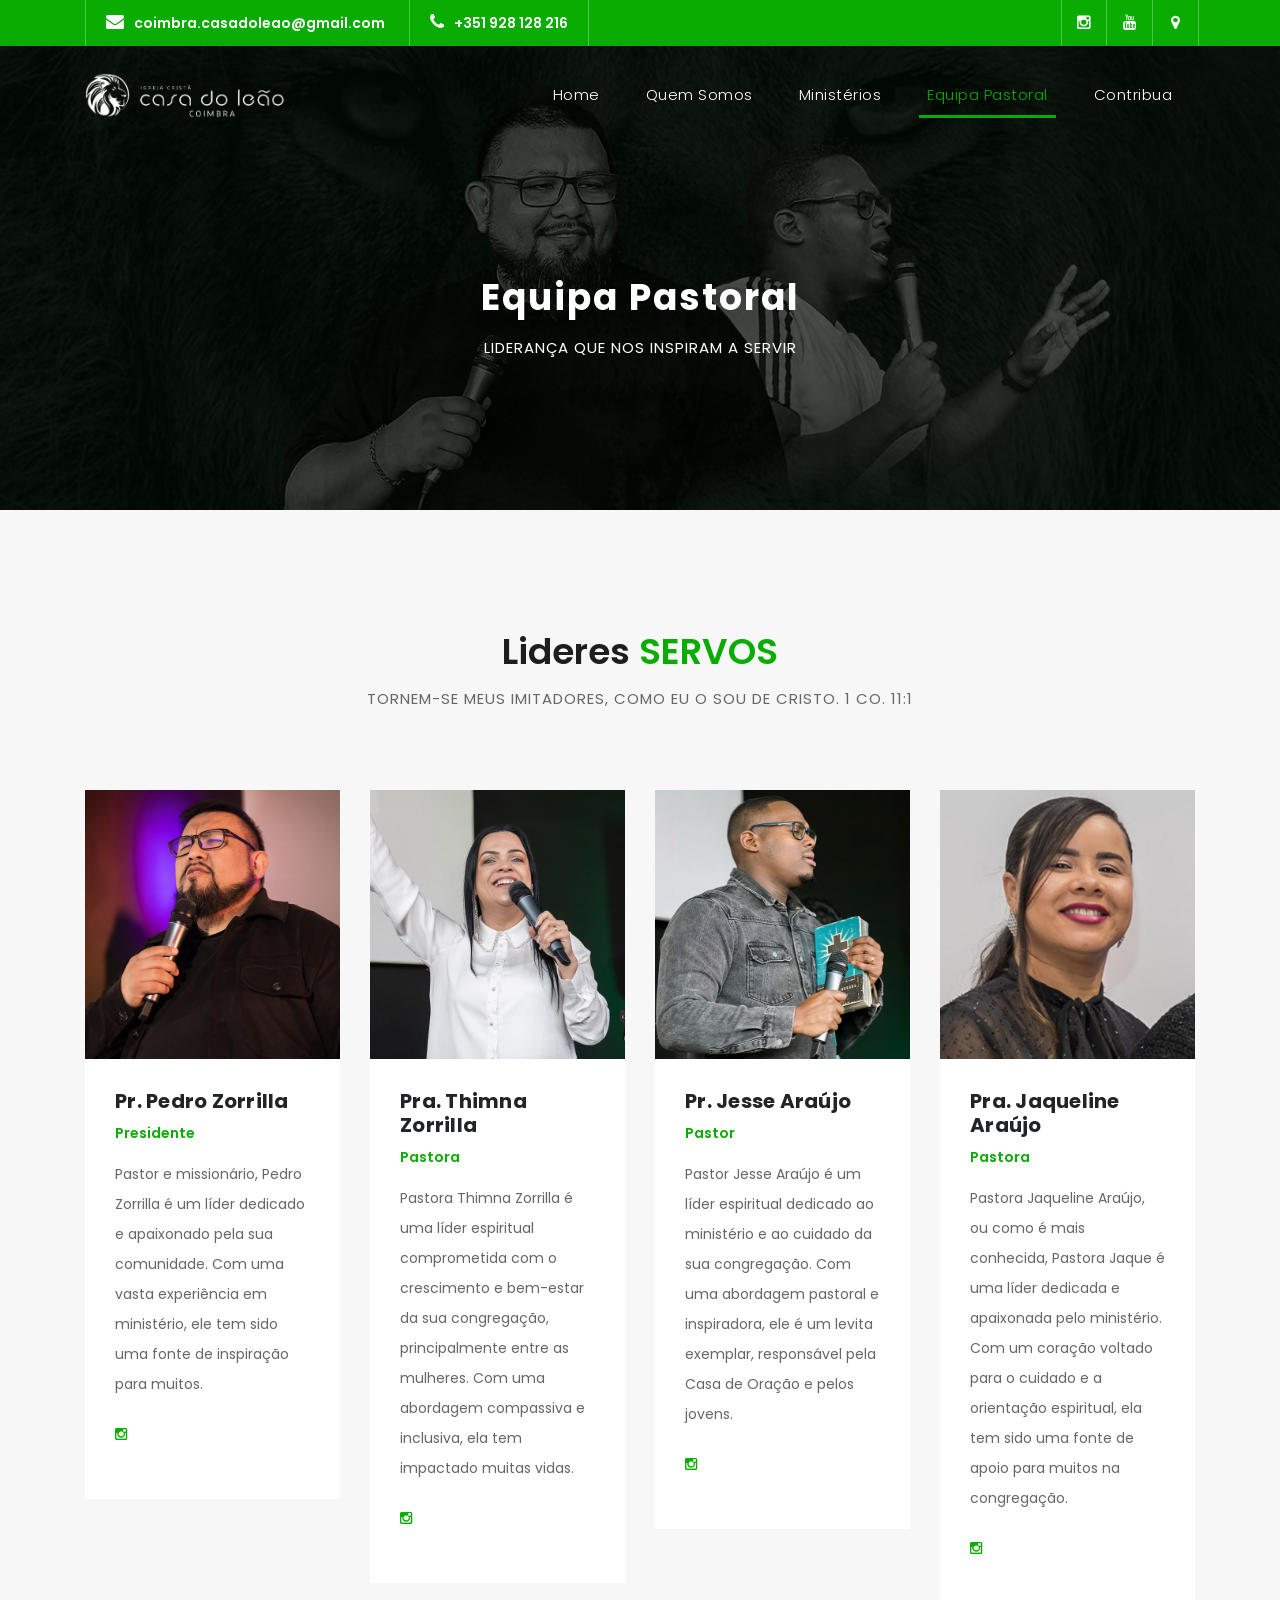
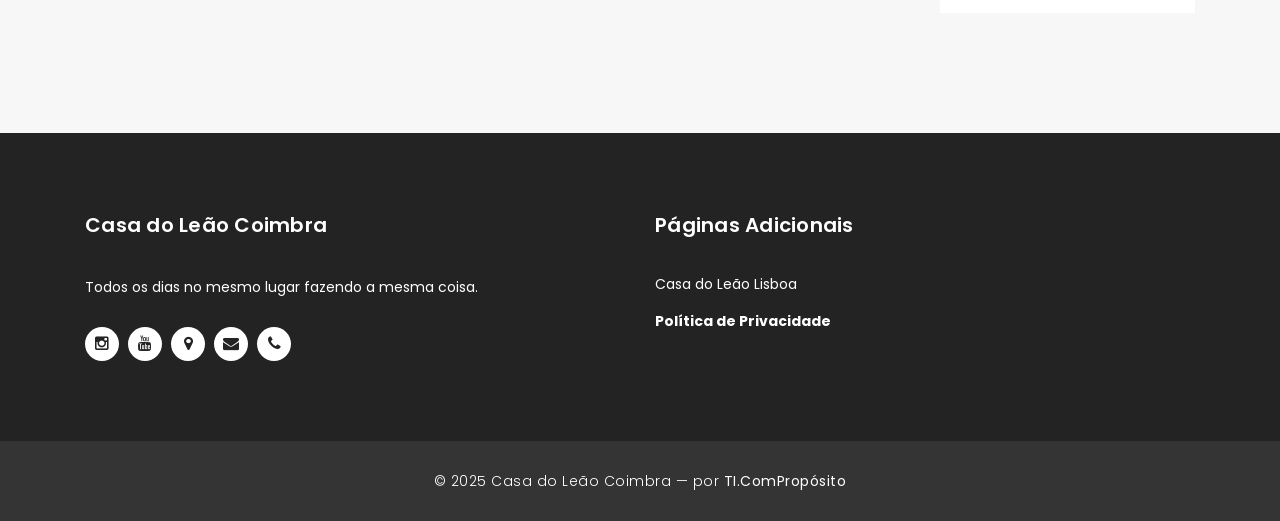
<file: team.html>
<!DOCTYPE html>
<html lang="en">
  <!--
    Template original PHPJabbers.com — licenciado sob GNU GPL v3
    https://www.gnu.org/licenses/gpl-3.0.html
  -->

<head>
  <meta charset="utf-8" />
  <meta name="viewport" content="width=device-width, initial-scale=1, shrink-to-fit=no" />
  <meta name="description" content="Senvido ao Senhor até que Ele venha!" />
  <meta name="keywords" content="contribute,mobile,web,android,ios,desktop" />
  <meta name="author" content="Casa do Leão Coimbra" />
  <meta name="application-name" content="Casa do Leão Coimbra" />

  <meta property="og:title" content="Casa do Leão Coimbra" />
  <meta property="og:type" content="application" />
  <meta property="og:url" content="https://www.casadoleaocoimbra.pt/" />
  <meta property="og:description" content="Senvido ao Senhor até que Ele venha!" />

  <meta property="twitter:card" content="summary_large_image" />
  <meta property="twitter:title" content="Casa do Leão - Coimbra" />
  <meta property="twitter:description" content="Senvido ao Senhor até que Ele venha!" />

  <meta property="business:contact_data:country_name" content="Portugal" />
  <meta property="business:contact_data:website" content="https://www.casadoleaocoimbra.pt/" />
  <meta property="business:contact_data:region" content="LB" />
  <meta property="business:contact_data:email" content="coimbra.casadoleao@gmail.com" />
  <meta property="business:contact_data:phone_number" content="+351928128216" />

  <meta name="geo.placename" content="Coimbra" />
  <meta name="geo.region" content="PT" />
  <link href="https://fonts.googleapis.com/css?family=Poppins:100,200,300,400,500,600,700,800,900&display=swap"
    rel="stylesheet" />

  <title>Casa do Leão Coimbra</title>

  <link rel="icon" sizes="192x192" href="./assets/images/icon-192px.png" type="image/png" />
  <link rel="shortcut icon" href="./assets/images/icon-32px.png" type="image/png" />
  <link rel="apple-touch-icon" href="./assets/images/icon-180px.png" type="image/png" />
  <!-- Bootstrap core CSS -->
  <link href="vendor/bootstrap/css/bootstrap.min.css" rel="stylesheet" />

  <!-- Additional CSS Files -->
  <link rel="stylesheet" href="assets/css/fontawesome.css" />
  <link rel="stylesheet" href="assets/css/style.css" />
  <link rel="stylesheet" href="assets/css/owl.css" />
</head>

<body>
  <!-- ***** Preloader Start ***** -->
  <div id="preloader">
    <div class="jumper">
      <div></div>
      <div></div>
      <div></div>
    </div>
  </div>
  <!-- ***** Preloader End ***** -->

  <!-- Header -->
  <div class="sub-header">
    <div class="container">
      <div class="row">
        <div class="col-md-8 col-xs-12">
          <ul class="left-info">
            <li>
              <a href="mailto:coimbra.casadoleao@gmail.com"><i class="fa fa-envelope"></i>coimbra.casadoleao@gmail.com</a>
            </li>
            <li>
              <a href="tel:+351928128216"><i class="fa fa-phone"></i>+351 928 128 216</a>
            </li>
          </ul>
        </div>
        <div class="col-md-4">
          <ul class="right-icons">
            <li>
              <a href="https://www.instagram.com/casadoleaocoimbra/" target="_blank"><i class="fa fa-instagram"></i></a>
            </li>
            <li>
              <a href="https://www.youtube.com/@casadoleaocoimbra" target="_blank"><i class="fa fa-youtube"></i></a>
            </li>
            <li>
              <a href="https://maps.app.goo.gl/MDpDXNjDKNb5Njyt7" target="_blank"><i class="fa fa-map-marker"></i></a>
            </li>
          </ul>
        </div>
      </div>
    </div>
  </div>

  <header class="">
    <nav class="navbar navbar-expand-lg">
      <div class="container">
        <a class="navbar-brand" href="index.html"><img src="assets/images/casa-do-leao-branca-horizontal.png"
            width="200px" style="margin-top: -10px;" alt="Casa do Leão Coimbra" /></a>
        <button class="navbar-toggler" type="button" data-toggle="collapse" data-target="#navbar-responsive"
          aria-controls="navbar-responsive" aria-expanded="false" aria-label="Toggle navigation">
          <span class="navbar-toggler-icon"></span>
        </button>
        <div class="collapse navbar-collapse" id="navbar-responsive">
          <ul class="navbar-nav ml-auto">
            <li class="nav-item">
              <a class="nav-link" href="index.html">Home
                <span class="sr-only">(current)</span>
              </a>
            </li>

            <li class="nav-item">
              <a class="nav-link" href="about.html">Quem Somos</a>
            </li>
            <li class="nav-item">
              <a class="nav-link" href="ministerios.html">Ministérios</a>
            </li>
            <li class="nav-item active">
              <a class="nav-link" href="team.html">Equipa Pastoral</a>
            </li>
            <li class="nav-item">
              <a class="nav-link" href="contribuir.html">Contribua</a>
            </li>
          </ul>
        </div>
      </div>
    </nav>
  </header>

  <!-- Page Content -->
  <div class="page-heading header-text">
    <div class="container">
      <div class="row">
        <div class="col-md-12">
          <h1>Equipa Pastoral</h1>
          <span>Liderança que nos inspiram a servir</span>
        </div>
      </div>
    </div>
  </div>

  <div class="team" style="margin: 0">
    <div class="container">
      <div class="row">
        <div class="col-md-12">
          <div class="section-heading">
            <h2>Lideres <em>SERVOS</em></h2>
            <span>Tornem-se meus imitadores, como eu o sou de Cristo. 1 Co. 11:1</span>
          </div>
        </div>
        <div class="col-md-3">
          <div class="team-item">
            <img src="assets/images/team-image-1-646x680.jpg" alt="" />
            <div class="down-content">
              <h4>Pr. Pedro Zorrilla</h4>
              <span>Presidente</span>
              <p>
                Pastor e missionário, Pedro Zorrilla é um líder dedicado e apaixonado pela sua
                comunidade. Com uma vasta experiência em ministério, ele tem sido uma fonte de inspiração para
                muitos.
              </p>
              <p>
                <a href="https://www.instagram.com/pedrozorrilla.pr/" target="_blank"><span><i
                      class="fa fa-instagram"></i></span></a>
              </p>
            </div>
          </div>
        </div>
        <div class="col-md-3">
          <div class="team-item">
            <img src="assets/images/team-image-2-646x680.jpg" alt="" />
            <div class="down-content">
              <h4>Pra. Thimna Zorrilla</h4>
              <span>Pastora</span>
              <p>
                Pastora Thimna Zorrilla é uma líder espiritual comprometida com o crescimento e bem-estar
                da sua congregação, principalmente entre as mulheres. Com uma abordagem compassiva e inclusiva, ela tem
                impactado muitas vidas.
              </p>
              <p>
                <a href="https://www.instagram.com/thimnazorrilla/" target="_blank"><span><i
                      class="fa fa-instagram"></i></span></a>
              </p>
            </div>
          </div>
        </div>
        <div class="col-md-3">
          <div class="team-item">
            <img src="assets/images/team-image-3-646x680.jpg" alt="" />
            <div class="down-content">
              <h4>Pr. Jesse Araújo</h4>
              <span>Pastor</span>
              <p>
                Pastor Jesse Araújo é um líder espiritual dedicado ao ministério e ao cuidado da sua
                congregação. Com uma abordagem pastoral e inspiradora, ele é um levita exemplar, responsável pela Casa
                de Oração e pelos jovens.
              </p>
              <p>
                <a href="https://www.instagram.com/jess3araujo/" target="_blank"><span><i
                      class="fa fa-instagram"></i></span></a>
              </p>
            </div>
          </div>
        </div>
        <div class="col-md-3">
          <div class="team-item">
            <img src="assets/images/team-image-4-646x680.jpg" alt="" />
            <div class="down-content">
              <h4>Pra. Jaqueline Araújo</h4>
              <span>Pastora</span>
              <p>
                Pastora Jaqueline Araújo, ou como é mais conhecida, Pastora Jaque é uma líder dedicada e apaixonada pelo
                ministério. Com um coração
                voltado para o cuidado e a orientação espiritual, ela tem sido uma fonte de apoio para
                muitos na congregação.
              </p>
              <p>
                <a href="https://www.instagram.com/ar4ujojaqueline/" target="_blank"><span><i
                      class="fa fa-instagram"></i></span></a>
              </p>
            </div>
          </div>
        </div>
      </div>
    </div>
  </div>

  <!-- Footer Starts Here -->
  <footer>
    <div class="container">
      <div class="row">
        <div class="col-md-6 footer-item">
          <h4>Casa do Leão Coimbra</h4>
          <p>Todos os dias no mesmo lugar fazendo a mesma coisa.</p>
          <ul class="social-icons">
            <li>
              <a rel="nofollow" href="https://www.instagram.com/casadoleaocoimbra/" target="_blank" title="Instagram"><i
                  class="fa fa-instagram"></i></a>
            </li>
            <li>
              <a href="https://www.youtube.com/@casadoleaocoimbra" target="_blank" title="Canal"><i class="fa fa-youtube"></i></a>
            </li>
            <li>
              <a href="https://maps.app.goo.gl/MDpDXNjDKNb5Njyt7" target="_blank" title="Morada"><i class="fa fa-map-marker"></i></a>
            </li>
            <li>
              <a href="mailto:coimbra.casadoleao@gmail.com" target="_blank" title="Contacto"><i class="fa fa-envelope"></i></a>
            </li>
            <li>
              <a href="tel:+351928128216" target="_blank" title="Contacto"><i class="fa fa-phone"></i></a>
            </li>
          </ul>
        </div>
        <div class="col-md-6 footer-item">
          <h4>Páginas Adicionais</h4>
          <ul class="menu-list">
            <li>
              <a href="https://www.igrejacasadoleao.com/" target="_blank">Casa do Leão Lisboa</a>
            </li>
            <li>
              <a href="politica.html" target="_blank"><strong>Política de Privacidade</strong></a>
            </li>
          </ul>
        </div>
      </div>
    </div>
  </footer>

  <div class="sub-footer">
    <div class="container">
      <div class="row">
        <div class="col-md-12">
          <p>
            © 2025 Casa do Leão Coimbra — por <strong>TI.ComPropósito</strong>
          </p>
        </div>
      </div>
    </div>
  </div>

  <!-- Bootstrap core JavaScript -->
  <script src="vendor/jquery/jquery.min.js"></script>
  <script src="vendor/bootstrap/js/bootstrap.bundle.min.js"></script>

  <!-- Additional Scripts -->
  <script src="assets/js/custom.js"></script>
  <script src="assets/js/owl.js"></script>
  <script src="assets/js/slick.js"></script>
  <script src="assets/js/accordions.js"></script>

  <script language="text/Javascript">
    cleared[0] = cleared[1] = cleared[2] = 0; //set a cleared flag for each field
    function clearField(t) {
      //declaring the array outside of the
      if (!cleared[t.id]) {
        // function makes it static and global
        cleared[t.id] = 1; // you could use true and false, but that's more typing
        t.value = ""; // with more chance of typos
        t.style.color = "#fff";
      }
    }
  </script>
</body>

</html>
</file>
<file: assets/css/style.css>
body {
  font-family: 'Poppins', sans-serif;
  overflow-x: hidden;
  text-rendering: optimizeLegibility;
  -webkit-font-smoothing: antialiased;
  -moz-osx-font-smoothing: grayscale;
}
p {
	margin-bottom: 0px;
	font-size: 14px;
	color: #666666;
	line-height: 30px;
}
a {
	text-decoration: none!important;
}
ul {
	padding: 0;
	margin: 0;
	list-style: none;
}

h1,h2,h3,h4,h5,h6 {
	margin: 0px;
}

/* #09ac00 */
a.filled-button {
	background-color: #09ac00;
	color: #fff;
	font-size: 13px;
	text-transform: uppercase;
	font-weight: 700;
	padding: 12px 30px;
	border-radius: 30px;
	display: inline-block;
	transition: all 0.3s;
}

a.filled-button:hover {
	background-color: #fff;
	color: #09ac00;
}

a.border-button {
	background-color: transparent;
	color: #fff;
	border: 2px solid #fff;
	font-size: 13px;
	text-transform: uppercase;
	font-weight: 700;
	padding: 10px 28px;
	border-radius: 30px;
	display: inline-block;
	transition: all 0.3s;
}

a.border-button:hover {
	background-color: #fff;
	color: #09ac00;
}

.section-heading {
	text-align: center;
	margin-bottom: 80px;
}

.section-heading h2 {
	font-size: 36px;
	font-weight: 600;
	color: #1e1e1e;
}

.section-heading em {
	font-style: normal;
	color: #09ac00;
}

.section-heading span {
	display: block;
	margin-top: 15px;
	text-transform: uppercase;
	font-size: 15px;
	color: #666;
	letter-spacing: 1px;
}

button.btn-clipboard {
  background-color: transparent;
  border: none;
  outline: none;
  cursor: pointer;
}
button.btn-clipboard > i {
  background: none;
  font-size: 1.2rem;
}
button.btn-clipboard:hover > i {
  color: #fbb323;
}


#preloader {
  overflow: hidden;
  background: #09ac00;
  left: 0;
  right: 0;
  top: 0;
  bottom: 0;
  position: fixed;
  z-index: 9999999;
  color: #fff;
}

#preloader .jumper {
  left: 0;
  top: 0;
  right: 0;
  bottom: 0;
  display: block;
  position: absolute;
  margin: auto;
  width: 50px;
  height: 50px;
}

#preloader .jumper > div {
  background-color: #fff;
  width: 10px;
  height: 10px;
  border-radius: 100%;
  -webkit-animation-fill-mode: both;
  animation-fill-mode: both;
  position: absolute;
  opacity: 0;
  width: 50px;
  height: 50px;
  -webkit-animation: jumper 1s 0s linear infinite;
  animation: jumper 1s 0s linear infinite;
}

#preloader .jumper > div:nth-child(2) {
  -webkit-animation-delay: 0.33333s;
  animation-delay: 0.33333s;
}

#preloader .jumper > div:nth-child(3) {
  -webkit-animation-delay: 0.66666s;
  animation-delay: 0.66666s;
}

@-webkit-keyframes jumper {
  0% {
    opacity: 0;
    -webkit-transform: scale(0);
    transform: scale(0);
  }
  5% {
    opacity: 1;
  }
  100% {
    -webkit-transform: scale(1);
    transform: scale(1);
    opacity: 0;
  }
}

@keyframes jumper {
  0% {
    opacity: 0;
    -webkit-transform: scale(0);
    transform: scale(0);
  }
  5% {
    opacity: 1;
  }
  100% {
    opacity: 0;
  }
}

/* Sub Header Style */

.sub-header {
	background-color: #09ac00;
	height: 46px;
	line-height: 46px;
}

.sub-header ul li {
	display: inline-block;
}

.sub-header ul.left-info li {
	border-left: 1px solid rgba(250,250,250,0.3);
	padding: 0px 20px;
}

.sub-header ul.left-info li:last-child {
	border-right: 1px solid rgba(250,250,250,0.3);
}

.sub-header ul.left-info li i {
	margin-right: 10px;
	font-size: 18px;
}

.sub-header ul.left-info li a {
	color: #fff;
	font-size: 14px;
	font-weight: 600;
}

.sub-header ul.right-icons {
	float: right;
}

.sub-header ul.right-icons li {
	margin-right: -4px;
	width: 46px;
	display: inline-block;
	text-align: center;
	border-right: 1px solid rgba(250,250,250,0.3);
}

.sub-header ul.right-icons li:first-child {
	border-left: 1px solid rgba(250,250,250,0.3);
}

.sub-header ul.right-icons li a {
	color: #fff;
	transition: all 0.3s;
}

.sub-header ul.right-icons li a:hover {
	opacity: 0.75;
}



/* Header Style */
header {
	position: absolute;
	z-index: 99999;
	width: 100%;
	background-color: transparent!important;
	height: 80px;
	-webkit-transition: all 0.3s ease-in-out 0s;
    -moz-transition: all 0.3s ease-in-out 0s;
    -o-transition: all 0.3s ease-in-out 0s;
    transition: all 0.3s ease-in-out 0s;
}
header .navbar {
	padding: 20px 0px;
}
.background-header .navbar {
	padding: 10px 0px;
}
.background-header {
	top: 0;
	position: fixed;
	background-color: #fff!important;
	box-shadow: 0px 1px 10px rgba(0,0,0,0.1);
}
.background-header .navbar-brand img {
	content: url(../images/casa-do-leao-positiva-horizontal.png);
}
.background-header .navbar-nav a.nav-link {
	color: #1e1e1e!important;
}
.background-header .navbar-nav .nav-link:hover,
.background-header .navbar-nav .active>.nav-link,
.background-header .navbar-nav .nav-link.active,
.background-header .navbar-nav .nav-link.show,
.background-header .navbar-nav .show>.nav-link {
	color: #09ac00!important;
}
.navbar .navbar-brand {
	float: 	left;
	margin-top: 12px;
	outline: none;
}
.navbar .navbar-brand h2 {
	color: #fff;
	text-transform: uppercase;
	font-size: 24px;
	font-weight: 700;
	-webkit-transition: all .3s ease 0s;
    -moz-transition: all .3s ease 0s;
    -o-transition: all .3s ease 0s;
    transition: all .3s ease 0s;
}
.navbar .navbar-brand h2 em {
	font-style: normal;
	font-size: 16px;
}
#navbar-responsive {
	z-index: 999;
}
.navbar-collapse {
	text-align: center;
}
.navbar .navbar-nav .nav-item {
	margin: 0px 15px;
}
.navbar .navbar-nav a.nav-link {
	text-transform: capitalize;
	font-size: 15px;
	font-weight: 300;
	letter-spacing: 0.5px;
	color: #fff;
	transition: all 0.5s;
	margin-top: 5px;
}
.navbar .navbar-nav .nav-link:hover,
.navbar .navbar-nav .active>.nav-link,
.navbar .navbar-nav .nav-link.active,
.navbar .navbar-nav .nav-link.show,
.navbar .navbar-nav .show>.nav-link {
	color: #09ac00; /* #056F00 */
	border-bottom: 3px solid #09ac00;
}
.navbar .navbar-toggler-icon {
	background-image: none;
}
.navbar .navbar-toggler {
	border-color: #fff;
	background-color: #fff;	
	height: 36px;
	outline: none;
	border-radius: 0px;
	position: absolute;
	right: 30px;
	top: 20px;
}
.navbar .navbar-toggler-icon:after {
	content: '\f0c9';
	color: #09ac00;
	font-size: 18px;
	line-height: 26px;
	font-family: 'FontAwesome';
}



/* Banner Style */

.img-fill{
  width: 100%;
  display: block;
  overflow: hidden;
  position: relative;
  text-align: center
}
.img-fill:before {
	content: '';
	z-index: 1;
	position: absolute;
	top: 0;
	left: 0;
	bottom:0;
	right: 0;
	background-color: rgba(0,0,0,.6)
}
.modern-slider .text-content{
	z-index: 2;
}

.img-fill img {
  min-height: 100%;
  min-width: 100%;
  position: relative;
  display: inline-block;
  max-width: none;
}

*,
*:before,
*:after {
  -webkit-box-sizing: border-box;
  box-sizing: border-box;
  -webkit-font-smoothing: antialiased;
  -moz-osx-font-smoothing: grayscale;
}

.Grid1k {
  padding: 0 15px;
  max-width: 1200px;
  margin: auto;
}

.blocks-box,
.slick-slider {
  margin: 0;
  padding: 0!important;
}

.slick-slide {
  float: left;
  padding: 0;
}

.modern-slider .item .img-fill {
	background-size: cover;
	background-position: center center;
	background-repeat: no-repeat;
	height:95vh;
}

.modern-slider .item-1 .img-fill {
	background-image: url(../images/slider-image-1-1920x900.jpg);
}

.modern-slider .item-2 .img-fill {
	background-image: url(../images/slider-image-2-1920x900.jpg);
}

.modern-slider .item-3 .img-fill {
	background-image: url(../images/slider-image-3-1920x900.jpg);
}

.modern-slider .NextArrow{
  position:absolute;
  top:50%;
  right:30px;
  border:0 none;
  background-color: transparent;
  text-align:center;
  font-size: 36px;
  font-family: 'FontAwesome';
  color:#FFF;
  z-index:5;
  outline: none;
  cursor: pointer;
}

.modern-slider .NextArrow:before{
  content:'\f105';
}

.modern-slider .PrevArrow {
  position:absolute;
  top:50%;
  left:30px;
  border:0 none;
  background-color: transparent;
  text-align:center;
  font-size: 36px;
  font-family: 'FontAwesome';
  color:#FFF;
  z-index:5;
  outline: none;
  cursor: pointer;
}

.modern-slider .PrevArrow:before{
  content:'\f104';
}

ul.slick-dots {
  display: none!important;
}

.modern-slider .text-content {
	text-align: left;
  	width: 75%;
	max-width: 600px;
  	position: absolute;
  	top: 50%;
  	left: 50%;
  	transform: translate(-50%, -50%);
}

.single-services .container {
	display: flex;
	justify-content: center; /* Centraliza horizontalmente */
}

.more-info .container {
	display: flex;
	justify-content: center; /* Centraliza horizontalmente */
}

.row.tabs {
	display: flex;
	flex-wrap: wrap;
	justify-content: center; /* Garante centralização dos col-md */
	max-width: 900px; /* Define uma largura máxima opcional */
	margin: 0 auto; /* Centraliza caso tenha largura fixa */
}

.tabs-list {
  display: grid;
  grid-template-columns: repeat(2, 1fr); /* 2 por linha */
  gap: 10px; /* espaçamento entre eles */
  list-style: none;
  padding: 0;
  margin: 0 auto;
  max-width: 400px; /* opcional, centraliza melhor */
}

.tabs-list li a {
  display: block;
  text-align: center;
  background: #f5f5f5;
  border-radius: 8px;
  padding: 12px;
  text-decoration: none;
  color: #333;
  transition: all 0.3s;
}

.tabs-list li a:hover,
.tabs-list li a.active {
  background: #007bff;
  color: #fff;
}


.modern-slider .item h6 {
  margin-bottom: 15px;
  font-size: 22px;
  text-transform: uppercase;
  font-weight: 700;
  letter-spacing: 1px;
  color:#09ac00;
  animation:fadeOutRight 1s both;
}

.modern-slider .item h4 {
  margin-bottom: 30px;
  text-transform: uppercase;
  font-size: 44px;
  font-weight: 700;
  letter-spacing: 2.5px;
  color:#FFF;
  overflow:hidden;
  animation:fadeOutLeft 1s both;
}

.modern-slider .item p {
	max-width: 570px;
	color: #fff;
	font-size: 15px;
	font-weight: 400;
	line-height: 30px;
	margin-bottom: 40px;
}

.modern-slider .item a {
  margin: 0 5px;
}

.modern-slider .item.slick-active h6{
  animation:fadeInDown 1s both 1s;
}

.modern-slider .item.slick-active h4{
  animation:fadeInLeft 1s both 1.5s;
}

.modern-slider .item.slick-active{
  animation:Slick-FastSwipeIn 1s both;
}

.modern-slider .buttons {
  position: relative;
}

.modern-slider {background:#000;}


/* ==== Slick Slider Css Ruls === */
.slick-slider{position:relative;display:block;-webkit-user-select:none;-moz-user-select:none;-ms-user-select:none;user-select:none;-webkit-touch-callout:none;-khtml-user-select:none;-ms-touch-action:pan-y;touch-action:pan-y;-webkit-tap-highlight-color:transparent}
.slick-list{position:relative;display:block;overflow:hidden;margin:0;padding:0}
.slick-list:focus{outline:none}.slick-list.dragging{cursor:hand}
.slick-slider .slick-track,.slick-slider .slick-list{-webkit-transform:translate3d(0,0,0);-ms-transform:translate3d(0,0,0);transform:translate3d(0,0,0)}
.slick-track{position:relative;top:0;left:0;display:block}
.slick-track:before,.slick-track:after{display:table;content:''}.slick-track:after{clear:both}
.slick-loading .slick-track{visibility:hidden}
.slick-slide{display:none;float:left /* If RTL Make This Right */ ;height:100%;min-height:1px}
.slick-slide.dragging img{pointer-events:none}
.slick-initialized .slick-slide{display:block}
.slick-loading .slick-slide{visibility:hidden}
.slick-vertical .slick-slide{display:block;height:auto;border:1px solid transparent}




/* Request Form */

.request-form {
	background-color: #09ac00;
	padding: 40px 0px;
	color: #fff;
}

.request-form h4 {
	font-size: 22px;
	font-weight: 600;
}

.request-form span {
	font-size: 15px;
	font-weight: 400;
	display: inline-block;
	margin-top: 10px;
}

.request-form a.border-button {
	margin-top: 12px;
	float: right;
}




/* Services */

.services {
	margin-top: 140px;
}

.service-item img {
	width: 100%;
	overflow: hidden;
}

.service-item .down-content {
	background-color: #f7f7f7;
	padding: 30px;
}

.service-item .down-content h4 {
	font-size: 20px;
	font-weight: 700;
	letter-spacing: 0.25px;
	margin-bottom: 15px;
}

.service-item .down-content p {
	margin-bottom: 20px;
}

.page-link:hover,
.page-link {
	color: #09ac00;
}

.btn-primary {
	border-color: #09ac00;
	background-color: #09ac00;
}

.btn-primary:hover,
.btn-primary:focus,
.btn-primary:active,
.btn-primary:active:focus{
	opacity: 0.6;
	border-color: #09ac00;
	background-color: #09ac00;
}


/* Fun Facts */

.fun-facts {
	margin-top: 140px;
	background-image: url(../images/about-fullscreen-image-1-1920x600.jpg);
	background-position: center center;
	background-repeat: no-repeat;
	background-size: cover;
	background-attachment: fixed;
	padding: 140px 0px;
	color: #fff;
	position: relative;
}

.fun-facts .container {
	position: relative;
	z-index: 2;
}

.fun-facts:before {
	content: '';
	position: absolute;
	top: 0;
	left: 0;
	right: 0;
	bottom: 0;
	background-color: rgba(0,0,0,0.5);
	z-index: 1;
}

.fun-facts span {
	text-transform: uppercase;
	font-size: 15px;
	color: #fff;
	letter-spacing: 1px;
	margin-bottom: 10px;
	display: block;
}

.fun-facts h2 {
	font-size: 36px;
	font-weight: 600;
	margin-bottom: 35px;
}

.fun-facts em {
	font-style: normal;
	color: #09ac00;
}

.fun-facts p {
	color: #fff;
	margin-bottom: 40px;
}

.fun-facts .left-content {
	margin-right: 45px;
}

.count-area-content {
	text-align: center;
	background-color: rgba(250,250,250,0.1);
	padding: 25px 30px 35px 30px;
	margin: 15px 0px;
}

.count-digit {
    margin: 5px 0px;
    color: #09ac00;
    font-weight: 700;
    font-size: 36px;
}
.count-title {
    font-size: 20px;
    font-weight: 600;
    color: #fff;
    letter-spacing: 0.5px;
}



/* More Info */

.more-info {
	margin-top: 140px;
}

.more-info .left-image img {
	width: 100%;
	overflow: hidden;
}

.more-info .more-info-content {
	background-color: #f7f7f7;
}

.about-info .more-info-content {
	background-color: transparent;
}

.about-info .right-content {
	padding: 0px!important;
	margin-right: 30px;
}

.more-info .right-content {
	padding: 45px 45px 45px 30px;
}

.more-info .right-content span {
	text-transform: uppercase;
	font-size: 15px;
	color: #666;
	letter-spacing: 1px;
	margin-bottom: 10px;
	display: block;
}

.more-info .right-content h2 {
	font-size: 36px;
	font-weight: 600;
	margin-bottom: 35px;
}

.more-info .right-content em {
	font-style: normal;
	color: #09ac00;
}

.more-info .right-content p {
	margin-bottom: 30px;
}


/* Testimonials Style */

.about-testimonials {
	margin-top: 0px!important;
}

.testimonials {
	margin-top: 140px;
	background-color: #f7f7f7;
	padding: 140px 0px;
}
.testimonial-item .inner-content {
	text-align: center;
	background-color: #fff;	
	padding: 30px;
	border-radius: 5px;
}
.testimonial-item p {
	font-size: 14px;
	font-weight: 400;
}
.testimonial-item h4 {
	font-size: 19px;
	font-weight: 700;
	color: #1e1e1e;
	letter-spacing: 0.5px;
	margin-bottom: 0px;
}
.testimonial-item span {
	display: inline-block;
	margin-top: 8px;
	font-weight: 600;
	font-size: 14px;
	color: #09ac00;
}
.testimonial-item img {
	max-width: 60px;
	border-radius: 50%;
	margin: 25px auto 0px auto;
}




/* Call Back Style */

.callback-services {
	border-top: 1px solid #eee;
	padding-top: 140px;
}

.contact-us {
	background-color: #f7f7f7;
	padding: 140px 0px;
}

.contact-us .contact-form {
	background-color: transparent!important;
	padding: 0!important;
}

.callback-form {
	margin-top: 140px;
}

.callback-form .contact-form {
	background-color: #09ac00;
	padding: 60px;
	border-radius: 5px;
	text-align: center;
}

.callback-form .contact-form input {
	border-radius: 20px;
	height: 40px;
	line-height: 40px;
	display: inline-block;
	padding: 0px 15px;
	color: #6a6a6a;
	font-size: 13px;
	text-transform: none;
	box-shadow: none;
	border: none;
	margin-bottom: 35px;
}

.callback-form .contact-form input:focus {
	outline: none;
	box-shadow: none;
	border: none;
}

.callback-form .contact-form textarea {
	border-radius: 20px;
	height: 120px;
	max-height: 200px;
	min-height: 120px;
	display: inline-block;
	padding: 15px;
	color: #6a6a6a;
	font-size: 13px;
	text-transform: none;
	box-shadow: none;
	border: none;
	margin-bottom: 35px;
}

.callback-form .contact-form textarea:focus {
	outline: none;
	box-shadow: none;
	border: none;
}

.callback-form .contact-form ::-webkit-input-placeholder { /* Edge */
  color: #aaa;
}
.callback-form .contact-form :-ms-input-placeholder { /* Internet Explorer 10-11 */
  color: #aaa;
}
.callback-form .contact-form ::placeholder {
  color: #aaa;
}

.callback-form .contact-form button.border-button {
	background-color: transparent;
	color: #fff;
	border: 2px solid #fff;
	font-size: 13px;
	text-transform: uppercase;
	font-weight: 700;
	padding: 10px 28px;
	border-radius: 30px;
	display: inline-block;
	transition: all 0.3s;
	outline: none;
	box-shadow: none;
	text-shadow: none;
	cursor: pointer;
}

.callback-form .contact-form button.border-button:hover {
	background-color: #fff;
	color: #09ac00;
}

.contact-us .contact-form button.filled-button {
	background-color: #09ac00;
	color: #fff;
	border: none;
	font-size: 13px;
	text-transform: uppercase;
	font-weight: 700;
	padding: 12px 30px;
	border-radius: 30px;
	display: inline-block;
	transition: all 0.3s;
	outline: none;
	box-shadow: none;
	text-shadow: none;
	cursor: pointer;
}

.contact-us .contact-form button.filled-button:hover {
	background-color: #fff;
	color: #09ac00;
}



/* Partners Style */

.contact-partners {
	margin-top: -8px!important;
}

.partners {
	margin-top: 140px;
	background-color: #f7f7f7;
	padding: 60px 0px;
}

.partners .owl-item {
	text-align: center;
	cursor: pointer;
}

.partners .partner-item img {
	max-width: 156px;
	margin: auto;
}



/* Footer Style */

footer {
	background-color: #232323;
	padding: 80px 0px;
	color: #fff;
}

footer h4 {
	color: #fff;
	font-size: 20px;
	font-weight: 600;
	letter-spacing: 0.25px;
	margin-bottom: 35px;
}
footer p {
	color: #fff;
}

footer ul.social-icons {
	margin-top: 25px;
}

footer ul.social-icons li {
	display: inline-block;
	margin-right: 5px;
}

footer ul.social-icons li:last-child {
	margin-right: 0px;
}

footer ul.social-icons li a {
	width: 34px;
	height: 34px;
	display: inline-block;
	line-height: 34px;
	text-align: center;
	background-color: #fff;
	color: #232323;
	border-radius: 50%;
	transition: all 0.3s;
}

footer ul.social-icons li a:hover {
	background-color: #09ac00;
}

footer ul.menu-list li {
	margin-bottom: 13px;
}

footer ul.menu-list li:last-child {
	margin-bottom: 0px;
}

footer ul.menu-list li a {
	font-size: 14px;
	color: #fff;
	transition: all 0.3s;
}

footer ul.menu-list li a:hover {
	color: #09ac00;
}

footer .contact-form input {
	border-radius: 20px;
	height: 40px;
	line-height: 40px;
	display: inline-block;
	padding: 0px 15px;
	color: #aaa!important;
	background-color: #343434;
	font-size: 13px;
	text-transform: none;
	box-shadow: none;
	border: none;
	margin-bottom: 15px;
}

footer .contact-form input:focus {
	outline: none;
	box-shadow: none;
	border: none;
	background-color: #343434;
}

footer .contact-form textarea {
	border-radius: 20px;
	height: 120px;
	max-height: 200px;
	min-height: 120px;
	display: inline-block;
	padding: 15px;
	color: #aaa!important;
	background-color: #343434;
	font-size: 13px;
	text-transform: none;
	box-shadow: none;
	border: none;
	margin-bottom: 15px;
}

footer .contact-form textarea:focus {
	outline: none;
	box-shadow: none;
	border: none;
	background-color: #343434;
}

footer .contact-form ::-webkit-input-placeholder { /* Edge */
  color: #aaa;
}
footer .contact-form :-ms-input-placeholder { /* Internet Explorer 10-11 */
  color: #aaa;
}
footer .contact-form ::placeholder {
  color: #aaa;
}

footer .contact-form button.filled-button {
	background-color: transparent;
	color: #fff;
	background-color: #09ac00;
	border: none;
	font-size: 13px;
	text-transform: uppercase;
	font-weight: 700;
	padding: 12px 30px;
	border-radius: 30px;
	display: inline-block;
	transition: all 0.3s;
	outline: none;
	box-shadow: none;
	text-shadow: none;
	cursor: pointer;
}

footer .contact-form button.filled-button:hover {
	background-color: #fff;
	color: #09ac00;
}



/* Sub-footer Style */

.sub-footer {
	background-color: #343434;
	text-align: center;
	padding: 25px 0px;
}

.sub-footer p {
	color: #fff;
	font-weight: 300;
	letter-spacing: 0.5px;
}

.sub-footer a {
	color: #fff;
}


.page-heading {
	text-align: center;
	background-position: center center;
	background-image: url(../images/banner-image-1-1600x500.jpg);
	background-repeat: no-repeat;
	background-size: cover;
	padding: 230px 0px 150px 0px;
	color: #fff;
	position: relative;
}

.about-banner { background-image: url(../images/banner-image-2-1920x500.jpg); }

.page-heading .container {
	position: relative;
	z-index: 2;
}

.page-heading:before {
	content: '';
	position: absolute;
	top: 0;
	left: 0;
	right: 0;
	bottom: 0;
	background-color: rgba(0,0,0,0.5);
	z-index: 1;
}

.page-heading h1 {
	text-transform: capitalize;
	font-size: 36px;
	font-weight: 700;
	letter-spacing: 2px;
	margin-bottom: 18px;
}

.page-heading span {
	font-size: 15px;
	text-transform: uppercase;
	letter-spacing: 1px;
	color: #fff;
	display: block;
}


/* team */

.team {
	background-color: #f7f7f7;
	margin-top: 140px;
	margin-bottom: -140px;
	padding: 120px 0px;
}

.team-item img {
	width: 100%;
	overflow: hidden;
}

.team-item .down-content {
	background-color: #fff;
	padding: 30px;
}

.team-item .down-content h4 {
	font-size: 20px;
	font-weight: 700;
	letter-spacing: 0.25px;
	margin-bottom: 10px;
}

.team-item .down-content span {
	color: #09ac00;
	font-weight: 600;
	font-size: 14px;
	display: block;
	margin-bottom: 15px;
}

.team-item .down-content p {
	margin-bottom: 20px;
}


/* Single Service */

.single-services {
	margin-top: 140px;
}

#tabs ul {
  margin: 0;
  padding: 0;
}
#tabs ul li {
  display: inline-block;
  width: 100%;
}
#tabs ul li:last-child {
  margin-bottom: 0px;
}
#tabs ul li a {
	text-transform: capitalize;
	width: 100%;
	height: 140px;
	padding: 20px;
	display: inline-block;
	background-color: #09ac00;
  	font-size: 18px;
  	color: #121212;
  	letter-spacing: 0.5px;
  	font-weight: 700;
  	transition: all 0.3s;
}
#tabs ul li a i {
	float: right;
	margin-top: 5px;
}
#tabs ul .ui-tabs-active span {
  background: #faf5b2;
  border: #faf5b2;
  line-height: 90px;
  border-bottom: none;
}
#tabs ul .ui-tabs-active a {
  color: #fff;
}
#tabs ul .ui-tabs-active span {
  color: #1e1e1e;
}
.tabs-content {
  margin-left: 30px;
  max-width: 940px;
  text-align: left;
  display: inline-block;
  transition: all 0.3s;
}
.tabs-content img {
	max-width: 100%;
	overflow: hidden;
}
.tabs-content h4 {
	font-size: 20px;
	font-weight: 700;
	letter-spacing: 0.25px;
	margin-bottom: 15px;
	margin-top: 30px;
}
.tabs-content h4 a {
	color: inherit;	
}
.tabs-content p {
  font-size: 14px;
  color: #7a7a7a;
  margin-bottom: 0px;
}

.dropdown-item.active, 
.dropdown-item:active {
	background-color: #09ac00;
}

/* Contact Information */

.contact-information {
	margin-top: 140px;
}

.contact-information .contact-item {
	padding: 60px 30px;
	background-color: #f7f7f7;
	text-align: center;
}

.contact-information .contact-item i {
	color: #09ac00;
	font-size: 48px;
	margin-bottom: 40px;
}

.contact-information .contact-item h4 {
	font-size: 20px;
	font-weight: 700;
	letter-spacing: 0.25px;
	margin-bottom: 15px;
}

.contact-information .contact-item p {
	margin-bottom: 20px;
}

.contact-information .contact-item a {
	font-weight: 600;
	color: #09ac00;
	font-size: 15px;
}




/* Responsive Style */
@media (max-width: 768px) {
	.sub-header {
		display: none;
	}
	.modern-slider .item h6 {
	  margin-bottom: 15px;
	  font-size: 18px;
	}
	.modern-slider .item h4 {
	  margin-bottom: 25px;
	  font-size: 28px;
	  line-height: 36px;
	  letter-spacing: 1px;
	}
	.modern-slider .item p {
		max-width: 570px;
		line-height: 25px;
		margin-bottom: 30px;
	}
	.modern-slider .NextArrow{
	  right:5px;
	}
	.modern-slider .PrevArrow {
	  left:5px;
	}
	.request-form {
		text-align: center;
	}
	.request-form a.border-button {
		float: none;
		margin-top: 30px;
	}
	.services .service-item {
		margin-bottom: 30px;
	}
	.fun-facts .left-content {
		margin-right: 0px;
		margin-bottom: 30px;
	}
	.more-info .right-content  {
		padding: 30px;
	}
	footer {
		padding: 80px 0px 20px 0px;
	}
	footer .footer-item {
		border-bottom: 1px solid #343434;
		margin-bottom: 30px;
		padding-bottom: 30px;
	}
	footer .last-item {
		border-bottom: none;
	}
	.about-info .right-content {
		margin-right: 0px;
		margin-bottom: 30px;
	}
	.team .team-item {
		margin-bottom: 30px;
	}
	.tabs-content {
		margin-left: 0px;
		margin-top: 30px;
	}
	.contact-item {
		margin-bottom: 30px;
	}
}

@media (max-width: 992px) {
	.navbar .navbar-brand {
		position: absolute;
		left: 30px;
		top: 10px;
	}
	.navbar .navbar-brand {
		width: auto;
	}
	.navbar:after {
		display: none;
	}
	#navbar-responsive {
	    z-index: 99999;
	    position: absolute;
	    top: 80px;
	    left: 0;
	    width: 100%;
	    text-align: center;
	    background-color: #fff;
	    box-shadow: 0px 10px 10px rgba(0,0,0,0.1);
	}
	.navbar .navbar-nav .nav-item {
		border-bottom: 1px solid #eee;
	}
	.navbar .navbar-nav .nav-item:last-child {
		border-bottom: none;
	}
	.navbar .navbar-nav a.nav-link {
		padding: 15px 0px;
		color: #1e1e1e!important;
	}
	.navbar .navbar-nav .nav-link:hover,
	.navbar .navbar-nav .active>.nav-link,
	.navbar .navbar-nav .nav-link.active,
	.navbar .navbar-nav .nav-link.show,
	.navbar .navbar-nav .show>.nav-link {
		color: #09ac00!important;
		border-bottom: none!important;
	}
}

h5 a { color: #09ac00; } 
h5 a:hover { color: inherit; }
</file>
